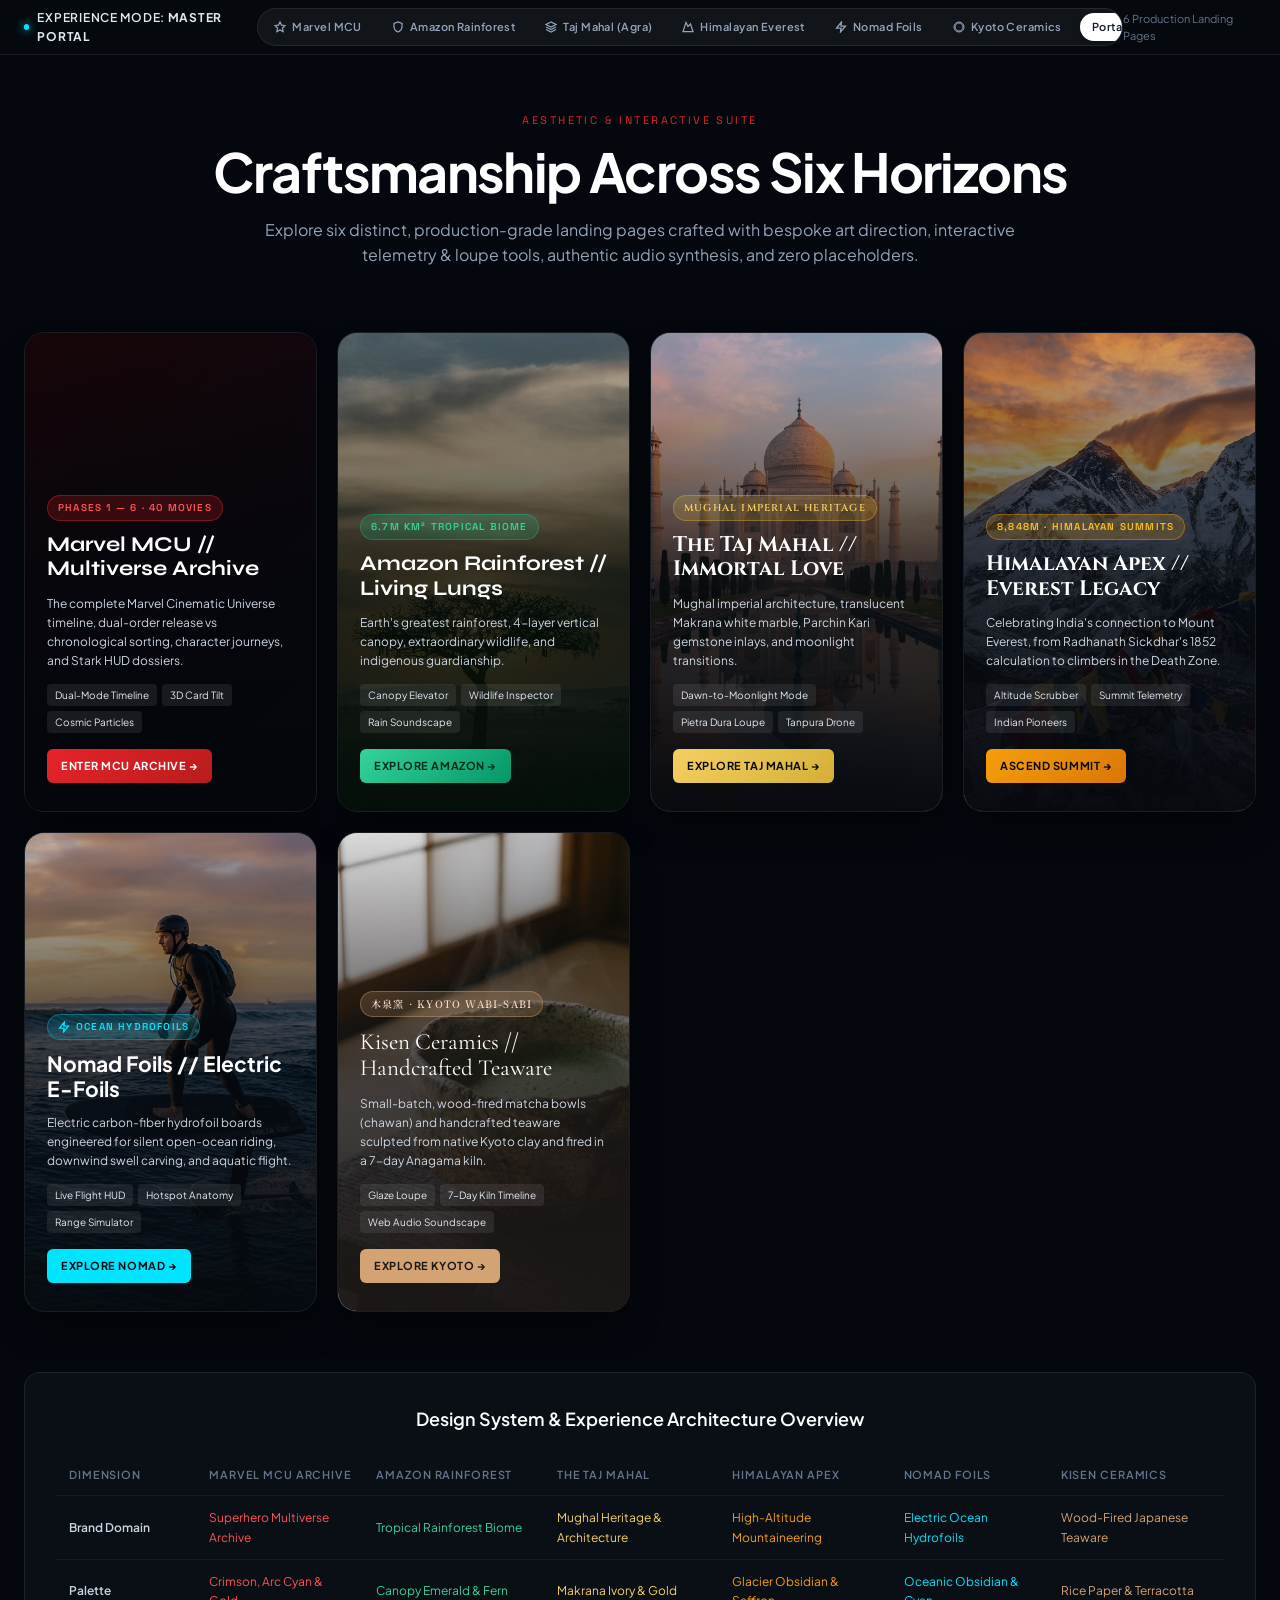
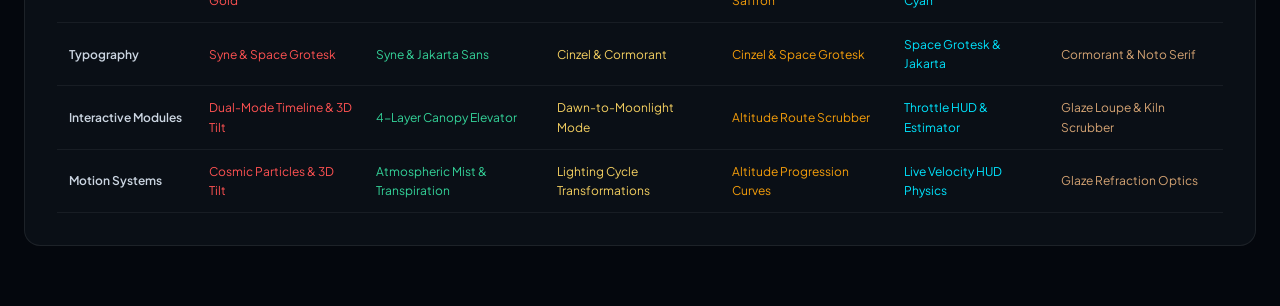
<file: index.html>
<!DOCTYPE html>
<html lang="en">
<head>
  <meta charset="UTF-8">
  <meta name="viewport" content="width=device-width, initial-scale=1.0">
  <meta name="description" content="Six Horizons Showcase: Marvel Cinematic Universe, Amazon Rainforest, The Taj Mahal, Himalayan Everest, Nomad Foils, and Kisen Ceramics Kyoto.">
  <title>SIX HORIZONS SHOWCASE // Marvel MCU · Amazon · Taj Mahal · Everest · Nomad · Kyoto</title>
  
  <link rel="stylesheet" href="css/common.css">
  <style>
    body.portal-body {
      background: #04070d;
      color: #f8fafc;
      font-family: 'Plus Jakarta Sans', sans-serif;
      padding-top: 45px;
      min-height: 100vh;
      display: flex;
      flex-direction: column;
    }

    .portal-hero {
      text-align: center;
      padding: 60px 24px 28px;
      max-width: 980px;
      margin: 0 auto;
    }

    .portal-eyebrow {
      font-family: 'Space Grotesk', monospace;
      font-size: 11px;
      letter-spacing: 0.22em;
      color: #e62429;
      text-transform: uppercase;
      margin-bottom: 12px;
      display: inline-block;
    }

    .portal-main-title {
      font-size: clamp(32px, 4.2vw, 54px);
      font-weight: 700;
      letter-spacing: -0.03em;
      line-height: 1.1;
      margin-bottom: 16px;
      color: #ffffff;
    }

    .portal-main-desc {
      font-size: 16px;
      color: #94a3b8;
      line-height: 1.6;
      max-width: 760px;
      margin: 0 auto 36px;
    }

    /* 6-Card Showcase Grid */
    .portal-grid-showcase {
      display: grid;
      grid-template-columns: repeat(auto-fit, minmax(260px, 1fr));
      gap: 20px;
      max-width: 1540px;
      margin: 0 auto 60px;
      padding: 0 24px;
      width: 100%;
      flex-grow: 1;
    }

    .portal-card {
      position: relative;
      border-radius: 20px;
      overflow: hidden;
      display: flex;
      flex-direction: column;
      justify-content: flex-end;
      padding: 28px 22px;
      min-height: 480px;
      text-decoration: none;
      color: inherit;
      border: 1px solid rgba(255, 255, 255, 0.09);
      transition: all 0.4s cubic-bezier(0.16, 1, 0.3, 1);
      box-shadow: 0 20px 40px -15px rgba(0, 0, 0, 0.75);
    }

    .portal-card:hover {
      transform: translateY(-6px);
      border-color: rgba(255, 255, 255, 0.3);
      box-shadow: 0 30px 60px -20px rgba(0, 0, 0, 0.95);
    }

    .portal-card-bg {
      position: absolute;
      top: 0;
      left: 0;
      width: 100%;
      height: 100%;
      z-index: 1;
      background: #0d141e;
    }

    .portal-card-bg img {
      width: 100%;
      height: 100%;
      object-fit: cover;
      transition: transform 0.6s ease;
    }

    .portal-card:hover .portal-card-bg img {
      transform: scale(1.06);
    }

    .portal-card-gradient {
      position: absolute;
      top: 0;
      left: 0;
      width: 100%;
      height: 100%;
      z-index: 2;
    }

    .portal-card.marvel-portal .portal-card-gradient {
      background: linear-gradient(180deg, rgba(4, 6, 12, 0.15) 0%, rgba(4, 6, 12, 0.8) 50%, rgba(4, 6, 12, 0.98) 100%);
    }

    .portal-card.amazon-portal .portal-card-gradient {
      background: linear-gradient(180deg, rgba(4, 15, 9, 0.15) 0%, rgba(4, 15, 9, 0.8) 50%, rgba(4, 15, 9, 0.98) 100%);
    }

    .portal-card.taj-portal .portal-card-gradient {
      background: linear-gradient(180deg, rgba(7, 9, 13, 0.15) 0%, rgba(7, 9, 13, 0.8) 50%, rgba(7, 9, 13, 0.98) 100%);
    }

    .portal-card.everest-portal .portal-card-gradient {
      background: linear-gradient(180deg, rgba(6, 9, 14, 0.15) 0%, rgba(6, 9, 14, 0.8) 50%, rgba(6, 9, 14, 0.98) 100%);
    }

    .portal-card.nomad-portal .portal-card-gradient {
      background: linear-gradient(180deg, rgba(6, 10, 15, 0.15) 0%, rgba(6, 10, 15, 0.8) 50%, rgba(6, 10, 15, 0.98) 100%);
    }

    .portal-card.kyoto-portal .portal-card-gradient {
      background: linear-gradient(180deg, rgba(27, 23, 22, 0.15) 0%, rgba(27, 23, 22, 0.8) 50%, rgba(27, 23, 22, 0.98) 100%);
    }

    .portal-card-content {
      position: relative;
      z-index: 5;
      display: flex;
      flex-direction: column;
      gap: 12px;
    }

    .portal-tag {
      display: inline-flex;
      align-items: center;
      gap: 6px;
      font-size: 10px;
      font-weight: 600;
      letter-spacing: 0.12em;
      text-transform: uppercase;
      padding: 4px 10px;
      border-radius: 9999px;
      width: fit-content;
    }

    .marvel-portal .portal-tag {
      background: rgba(230, 36, 41, 0.2);
      color: #ff5252;
      border: 1px solid rgba(230, 36, 41, 0.4);
      font-family: 'Space Grotesk', monospace;
    }

    .amazon-portal .portal-tag {
      background: rgba(16, 185, 129, 0.2);
      color: #34d399;
      border: 1px solid rgba(16, 185, 129, 0.4);
      font-family: 'Space Grotesk', monospace;
    }

    .taj-portal .portal-tag {
      background: rgba(212, 175, 55, 0.2);
      color: #f5d061;
      border: 1px solid rgba(212, 175, 55, 0.4);
      font-family: 'Cinzel', serif;
    }

    .everest-portal .portal-tag {
      background: rgba(245, 158, 11, 0.2);
      color: #fbbf24;
      border: 1px solid rgba(245, 158, 11, 0.4);
      font-family: 'Space Grotesk', monospace;
    }

    .nomad-portal .portal-tag {
      background: rgba(0, 229, 255, 0.15);
      color: #00e5ff;
      border: 1px solid rgba(0, 229, 255, 0.3);
      font-family: 'Space Grotesk', monospace;
    }

    .kyoto-portal .portal-tag {
      background: rgba(212, 163, 115, 0.2);
      color: #f7d6c8;
      border: 1px solid rgba(212, 163, 115, 0.4);
      font-family: 'Noto Serif JP', serif;
    }

    .portal-brand-title {
      font-size: 21px;
      font-weight: 700;
      color: #ffffff;
      line-height: 1.15;
    }

    .marvel-portal .portal-brand-title { font-family: 'Syne', sans-serif; }
    .amazon-portal .portal-brand-title { font-family: 'Syne', sans-serif; }
    .taj-portal .portal-brand-title { font-family: 'Cinzel', serif; }
    .everest-portal .portal-brand-title { font-family: 'Cinzel', serif; }
    .kyoto-portal .portal-brand-title { font-family: 'Cormorant Garamond', serif; font-size: 23px; font-weight: 400; }

    .portal-brand-desc {
      font-size: 12px;
      color: #cbd5e1;
      line-height: 1.6;
    }

    .portal-feature-badges {
      display: flex;
      flex-wrap: wrap;
      gap: 5px;
      margin-top: 2px;
    }

    .feature-pill {
      font-size: 10px;
      padding: 3px 8px;
      background: rgba(255, 255, 255, 0.08);
      border-radius: 4px;
      color: #e2e8f0;
    }

    .portal-cta-btn {
      display: inline-flex;
      align-items: center;
      gap: 6px;
      padding: 8px 14px;
      border-radius: 6px;
      font-size: 11px;
      font-weight: 700;
      text-transform: uppercase;
      letter-spacing: 0.05em;
      margin-top: 4px;
      width: fit-content;
      transition: all 0.2s ease;
    }

    .marvel-portal .portal-cta-btn {
      background: linear-gradient(135deg, #e62429, #b91c1c);
      color: #ffffff;
    }

    .marvel-portal .portal-cta-btn:hover {
      background: #ff5252;
      box-shadow: 0 0 16px rgba(230, 36, 41, 0.6);
    }

    .amazon-portal .portal-cta-btn {
      background: linear-gradient(135deg, #34d399, #059669);
      color: #022c19;
    }

    .amazon-portal .portal-cta-btn:hover {
      background: #6ee7b7;
      box-shadow: 0 0 16px rgba(16, 185, 129, 0.6);
    }

    .taj-portal .portal-cta-btn {
      background: linear-gradient(135deg, #f5d061, #d4af37);
      color: #080a0e;
    }

    .taj-portal .portal-cta-btn:hover {
      background: #fff2b2;
      box-shadow: 0 0 16px rgba(212, 175, 55, 0.6);
    }

    .everest-portal .portal-cta-btn {
      background: linear-gradient(135deg, #f59e0b, #d97706);
      color: #06090e;
    }

    .everest-portal .portal-cta-btn:hover {
      background: #fbbf24;
      box-shadow: 0 0 16px rgba(245, 158, 11, 0.5);
    }

    .nomad-portal .portal-cta-btn {
      background: #00e5ff;
      color: #060a0f;
    }

    .nomad-portal .portal-cta-btn:hover {
      background: #ffffff;
      box-shadow: 0 0 16px rgba(0, 229, 255, 0.6);
    }

    .kyoto-portal .portal-cta-btn {
      background: #d4a373;
      color: #1b1716;
    }

    .kyoto-portal .portal-cta-btn:hover {
      background: #f7d6c8;
      box-shadow: 0 0 16px rgba(212, 163, 115, 0.5);
    }

    /* Comparison Table */
    .portal-meta-section {
      max-width: 1540px;
      margin: 0 auto 60px;
      padding: 0 24px;
      width: 100%;
    }

    .meta-box {
      background: #0a0f16;
      border: 1px solid rgba(255, 255, 255, 0.08);
      border-radius: 16px;
      padding: 32px;
    }

    .meta-title {
      font-size: 18px;
      font-weight: 600;
      color: #ffffff;
      margin-bottom: 20px;
      text-align: center;
    }

    .meta-table {
      width: 100%;
      border-collapse: collapse;
      font-size: 12px;
      overflow-x: auto;
      display: block;
    }

    .meta-table th, .meta-table td {
      padding: 12px 12px;
      border-bottom: 1px solid rgba(255, 255, 255, 0.06);
      text-align: left;
      min-width: 140px;
    }

    .meta-table th {
      color: #64748b;
      font-weight: 600;
      text-transform: uppercase;
      font-size: 11px;
      letter-spacing: 0.08em;
    }

    .meta-table td:first-child {
      font-weight: 600;
      color: #cbd5e1;
    }

    .meta-table td:nth-child(2) { color: #ff5252; }
    .meta-table td:nth-child(3) { color: #34d399; }
    .meta-table td:nth-child(4) { color: #f5d061; }
    .meta-table td:nth-child(5) { color: #f59e0b; }
    .meta-table td:nth-child(6) { color: #00e5ff; }
    .meta-table td:nth-child(7) { color: #d4a373; }
  </style>
</head>
<body class="portal-body">

  <!-- Top Global Switcher -->
  <header class="project-switcher-bar">
    <div class="switcher-brand-tag">
      <span class="indicator-dot"></span>
      <span>Experience Mode: <strong>Master Portal</strong></span>
    </div>
    <div class="switcher-nav-pills">
      <a href="marvel.html" class="switcher-pill">
        <svg width="12" height="12" viewBox="0 0 24 24" fill="none" stroke="currentColor" stroke-width="2.5"><polygon points="12 2 15.09 8.26 22 9.27 17 14.14 18.18 21.02 12 17.77 5.82 21.02 7 14.14 2 9.27 8.91 8.26 12 2"/></svg>
        Marvel MCU
      </a>
      <a href="amazon.html" class="switcher-pill">
        <svg width="12" height="12" viewBox="0 0 24 24" fill="none" stroke="currentColor" stroke-width="2.5"><path d="M12 22s8-4 8-10V5l-8-3-8 3v7c0 6 8 10 8 10z"/></svg>
        Amazon Rainforest
      </a>
      <a href="tajmahal.html" class="switcher-pill">
        <svg width="12" height="12" viewBox="0 0 24 24" fill="none" stroke="currentColor" stroke-width="2.5"><path d="M12 2L2 7l10 5 10-5-10-5zM2 17l10 5 10-5M2 12l10 5 10-5"/></svg>
        Taj Mahal (Agra)
      </a>
      <a href="everest.html" class="switcher-pill">
        <svg width="12" height="12" viewBox="0 0 24 24" fill="none" stroke="currentColor" stroke-width="2.5"><path d="M8 3l4 8 5-5 5 15H2L8 3z"/></svg>
        Himalayan Everest
      </a>
      <a href="nomad.html" class="switcher-pill">
        <svg width="12" height="12" viewBox="0 0 24 24" fill="none" stroke="currentColor" stroke-width="2.5"><polygon points="13 2 3 14 12 14 11 22 21 10 12 10 13 2"/></svg>
        Nomad Foils
      </a>
      <a href="kyoto.html" class="switcher-pill">
        <svg width="12" height="12" viewBox="0 0 24 24" fill="none" stroke="currentColor" stroke-width="2"><path d="M12 2C6.48 2 2 6.48 2 12s4.48 10 10 10 10-4.48 10-10S17.52 2 12 2zm0 18c-4.41 0-8-3.59-8-8s3.59-8 8-8 8 3.59 8 8-3.59 8-8 8z"/></svg>
        Kyoto Ceramics
      </a>
      <a href="index.html" class="switcher-pill active">
        Portal Overview
      </a>
    </div>
    <div class="switcher-status">
      <span>6 Production Landing Pages</span>
    </div>
  </header>

  <!-- Portal Hero -->
  <header class="portal-hero">
    <span class="portal-eyebrow">AESTHETIC & INTERACTIVE SUITE</span>
    <h1 class="portal-main-title">Craftsmanship Across Six Horizons</h1>
    <p class="portal-main-desc">
      Explore six distinct, production-grade landing pages crafted with bespoke art direction, interactive telemetry & loupe tools, authentic audio synthesis, and zero placeholders.
    </p>
  </header>

  <!-- Portal 6-Card Grid -->
  <main class="portal-grid-showcase">
    
    <!-- Marvel MCU Card -->
    <a href="marvel.html" class="portal-card marvel-portal">
      <div class="portal-card-bg" style="background: linear-gradient(135deg, #1c0507, #060914);"></div>
      <div class="portal-card-gradient"></div>
      <div class="portal-card-content">
        <div class="portal-tag">
          PHASES 1 — 6 · 40 MOVIES
        </div>
        <h2 class="portal-brand-title">Marvel MCU // Multiverse Archive</h2>
        <p class="portal-brand-desc">
          The complete Marvel Cinematic Universe timeline, dual-order release vs chronological sorting, character journeys, and Stark HUD dossiers.
        </p>
        <div class="portal-feature-badges">
          <span class="feature-pill">Dual-Mode Timeline</span>
          <span class="feature-pill">3D Card Tilt</span>
          <span class="feature-pill">Cosmic Particles</span>
        </div>
        <div class="portal-cta-btn">
          Enter MCU Archive →
        </div>
      </div>
    </a>

    <!-- Amazon Rainforest Card -->
    <a href="amazon.html" class="portal-card amazon-portal">
      <div class="portal-card-bg">
        <img src="assets/images/amazon_hero_canopy.jpg" alt="Aerial view of morning mist over lush emerald Amazon Rainforest canopy">
      </div>
      <div class="portal-card-gradient"></div>
      <div class="portal-card-content">
        <div class="portal-tag">
          6.7M KM² TROPICAL BIOME
        </div>
        <h2 class="portal-brand-title">Amazon Rainforest // Living Lungs</h2>
        <p class="portal-brand-desc">
          Earth's greatest rainforest, 4-layer vertical canopy, extraordinary wildlife, and indigenous guardianship.
        </p>
        <div class="portal-feature-badges">
          <span class="feature-pill">Canopy Elevator</span>
          <span class="feature-pill">Wildlife Inspector</span>
          <span class="feature-pill">Rain Soundscape</span>
        </div>
        <div class="portal-cta-btn">
          Explore Amazon →
        </div>
      </div>
    </a>

    <!-- Taj Mahal Card -->
    <a href="tajmahal.html" class="portal-card taj-portal">
      <div class="portal-card-bg">
        <img src="assets/images/taj_hero_sunrise.jpg" alt="Taj Mahal at Dawn Reflection in Agra">
      </div>
      <div class="portal-card-gradient"></div>
      <div class="portal-card-content">
        <div class="portal-tag">
          MUGHAL IMPERIAL HERITAGE
        </div>
        <h2 class="portal-brand-title">The Taj Mahal // Immortal Love</h2>
        <p class="portal-brand-desc">
          Mughal imperial architecture, translucent Makrana white marble, Parchin Kari gemstone inlays, and moonlight transitions.
        </p>
        <div class="portal-feature-badges">
          <span class="feature-pill">Dawn-to-Moonlight Mode</span>
          <span class="feature-pill">Pietra Dura Loupe</span>
          <span class="feature-pill">Tanpura Drone</span>
        </div>
        <div class="portal-cta-btn">
          Explore Taj Mahal →
        </div>
      </div>
    </a>

    <!-- Himalayan Everest Card -->
    <a href="everest.html" class="portal-card everest-portal">
      <div class="portal-card-bg">
        <img src="assets/images/everest_hero_summit.jpg" alt="Mount Everest Himalayan Summit at Sunrise with Prayer Flags">
      </div>
      <div class="portal-card-gradient"></div>
      <div class="portal-card-content">
        <div class="portal-tag">
          8,848M · HIMALAYAN SUMMITS
        </div>
        <h2 class="portal-brand-title">Himalayan Apex // Everest Legacy</h2>
        <p class="portal-brand-desc">
          Celebrating India's connection to Mount Everest, from Radhanath Sickdhar's 1852 calculation to climbers in the Death Zone.
        </p>
        <div class="portal-feature-badges">
          <span class="feature-pill">Altitude Scrubber</span>
          <span class="feature-pill">Summit Telemetry</span>
          <span class="feature-pill">Indian Pioneers</span>
        </div>
        <div class="portal-cta-btn">
          Ascend Summit →
        </div>
      </div>
    </a>

    <!-- Nomad Foils Card -->
    <a href="nomad.html" class="portal-card nomad-portal">
      <div class="portal-card-bg">
        <img src="assets/images/nomad_hero_ocean.jpg" alt="Nomad Foils Electric Carbon-Fiber Hydrofoil">
      </div>
      <div class="portal-card-gradient"></div>
      <div class="portal-card-content">
        <div class="portal-tag">
          <svg width="12" height="12" viewBox="0 0 24 24" fill="none" stroke="currentColor" stroke-width="2.5"><polygon points="13 2 3 14 12 14 11 22 21 10 12 10 13 2"/></svg>
          OCEAN HYDROFOILS
        </div>
        <h2 class="portal-brand-title">Nomad Foils // Electric E-Foils</h2>
        <p class="portal-brand-desc">
          Electric carbon-fiber hydrofoil boards engineered for silent open-ocean riding, downwind swell carving, and aquatic flight.
        </p>
        <div class="portal-feature-badges">
          <span class="feature-pill">Live Flight HUD</span>
          <span class="feature-pill">Hotspot Anatomy</span>
          <span class="feature-pill">Range Simulator</span>
        </div>
        <div class="portal-cta-btn">
          Explore Nomad →
        </div>
      </div>
    </a>

    <!-- Kyoto Ceramic Studio Card -->
    <a href="kyoto.html" class="portal-card kyoto-portal">
      <div class="portal-card-bg">
        <img src="assets/images/kyoto_hero_matcha.jpg" alt="Kisen Kyoto Wood-Fired Matcha Bowls and Teaware">
      </div>
      <div class="portal-card-gradient"></div>
      <div class="portal-card-content">
        <div class="portal-tag">
          木泉窯 · KYOTO WABI-SABI
        </div>
        <h2 class="portal-brand-title">Kisen Ceramics // Handcrafted Teaware</h2>
        <p class="portal-brand-desc">
          Small-batch, wood-fired matcha bowls (chawan) and handcrafted teaware sculpted from native Kyoto clay and fired in a 7-day Anagama kiln.
        </p>
        <div class="portal-feature-badges">
          <span class="feature-pill">Glaze Loupe</span>
          <span class="feature-pill">7-Day Kiln Timeline</span>
          <span class="feature-pill">Web Audio Soundscape</span>
        </div>
        <div class="portal-cta-btn">
          Explore Kyoto →
        </div>
      </div>
    </a>

  </main>

  <!-- Comparison Table -->
  <section class="portal-meta-section">
    <div class="meta-box">
      <h3 class="meta-title">Design System & Experience Architecture Overview</h3>
      <table class="meta-table">
        <thead>
          <tr>
            <th>Dimension</th>
            <th>Marvel MCU Archive</th>
            <th>Amazon Rainforest</th>
            <th>The Taj Mahal</th>
            <th>Himalayan Apex</th>
            <th>Nomad Foils</th>
            <th>Kisen Ceramics</th>
          </tr>
        </thead>
        <tbody>
          <tr>
            <td>Brand Domain</td>
            <td>Superhero Multiverse Archive</td>
            <td>Tropical Rainforest Biome</td>
            <td>Mughal Heritage & Architecture</td>
            <td>High-Altitude Mountaineering</td>
            <td>Electric Ocean Hydrofoils</td>
            <td>Wood-Fired Japanese Teaware</td>
          </tr>
          <tr>
            <td>Palette</td>
            <td>Crimson, Arc Cyan & Gold</td>
            <td>Canopy Emerald & Fern</td>
            <td>Makrana Ivory & Gold</td>
            <td>Glacier Obsidian & Saffron</td>
            <td>Oceanic Obsidian & Cyan</td>
            <td>Rice Paper & Terracotta</td>
          </tr>
          <tr>
            <td>Typography</td>
            <td>Syne & Space Grotesk</td>
            <td>Syne & Jakarta Sans</td>
            <td>Cinzel & Cormorant</td>
            <td>Cinzel & Space Grotesk</td>
            <td>Space Grotesk & Jakarta</td>
            <td>Cormorant & Noto Serif</td>
          </tr>
          <tr>
            <td>Interactive Modules</td>
            <td>Dual-Mode Timeline & 3D Tilt</td>
            <td>4-Layer Canopy Elevator</td>
            <td>Dawn-to-Moonlight Mode</td>
            <td>Altitude Route Scrubber</td>
            <td>Throttle HUD & Estimator</td>
            <td>Glaze Loupe & Kiln Scrubber</td>
          </tr>
          <tr>
            <td>Motion Systems</td>
            <td>Cosmic Particles & 3D Tilt</td>
            <td>Atmospheric Mist & Transpiration</td>
            <td>Lighting Cycle Transformations</td>
            <td>Altitude Progression Curves</td>
            <td>Live Velocity HUD Physics</td>
            <td>Glaze Refraction Optics</td>
          </tr>
        </tbody>
      </table>
    </div>
  </section>

</body>
</html>
</file>
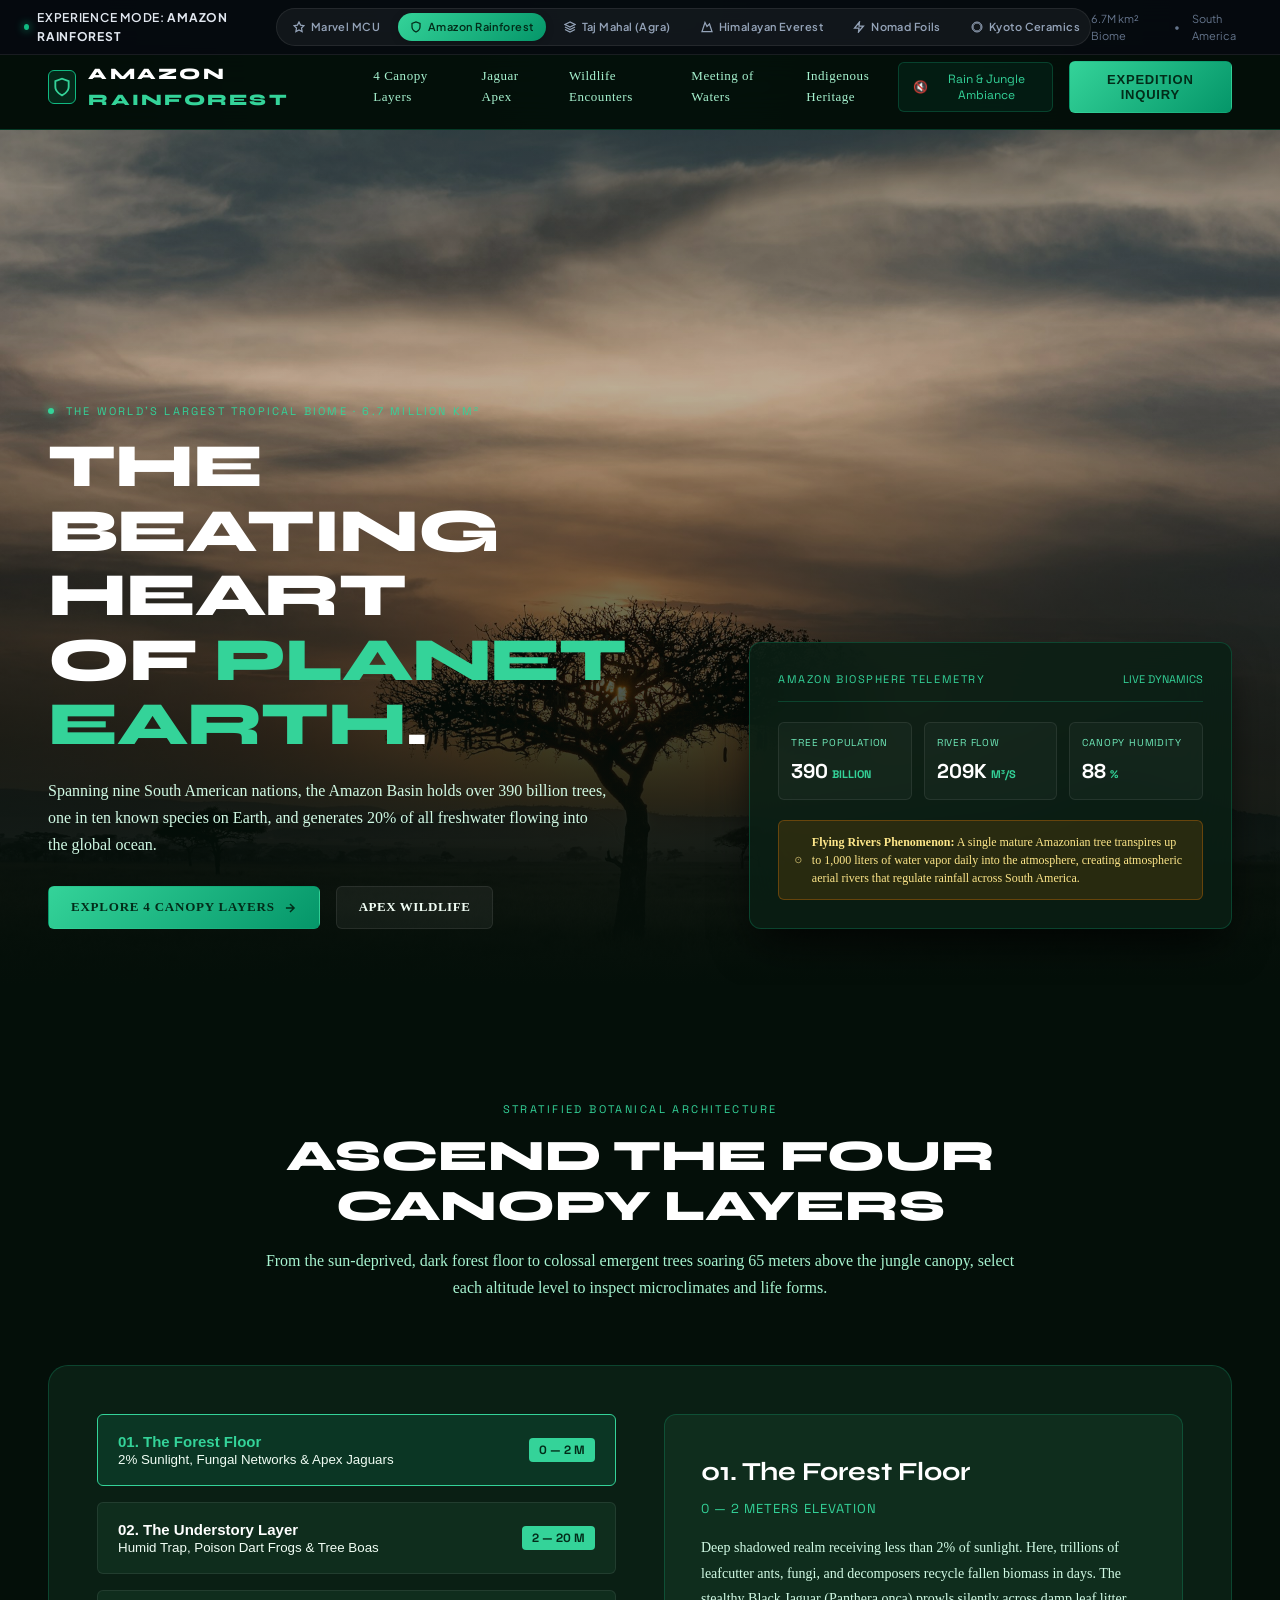
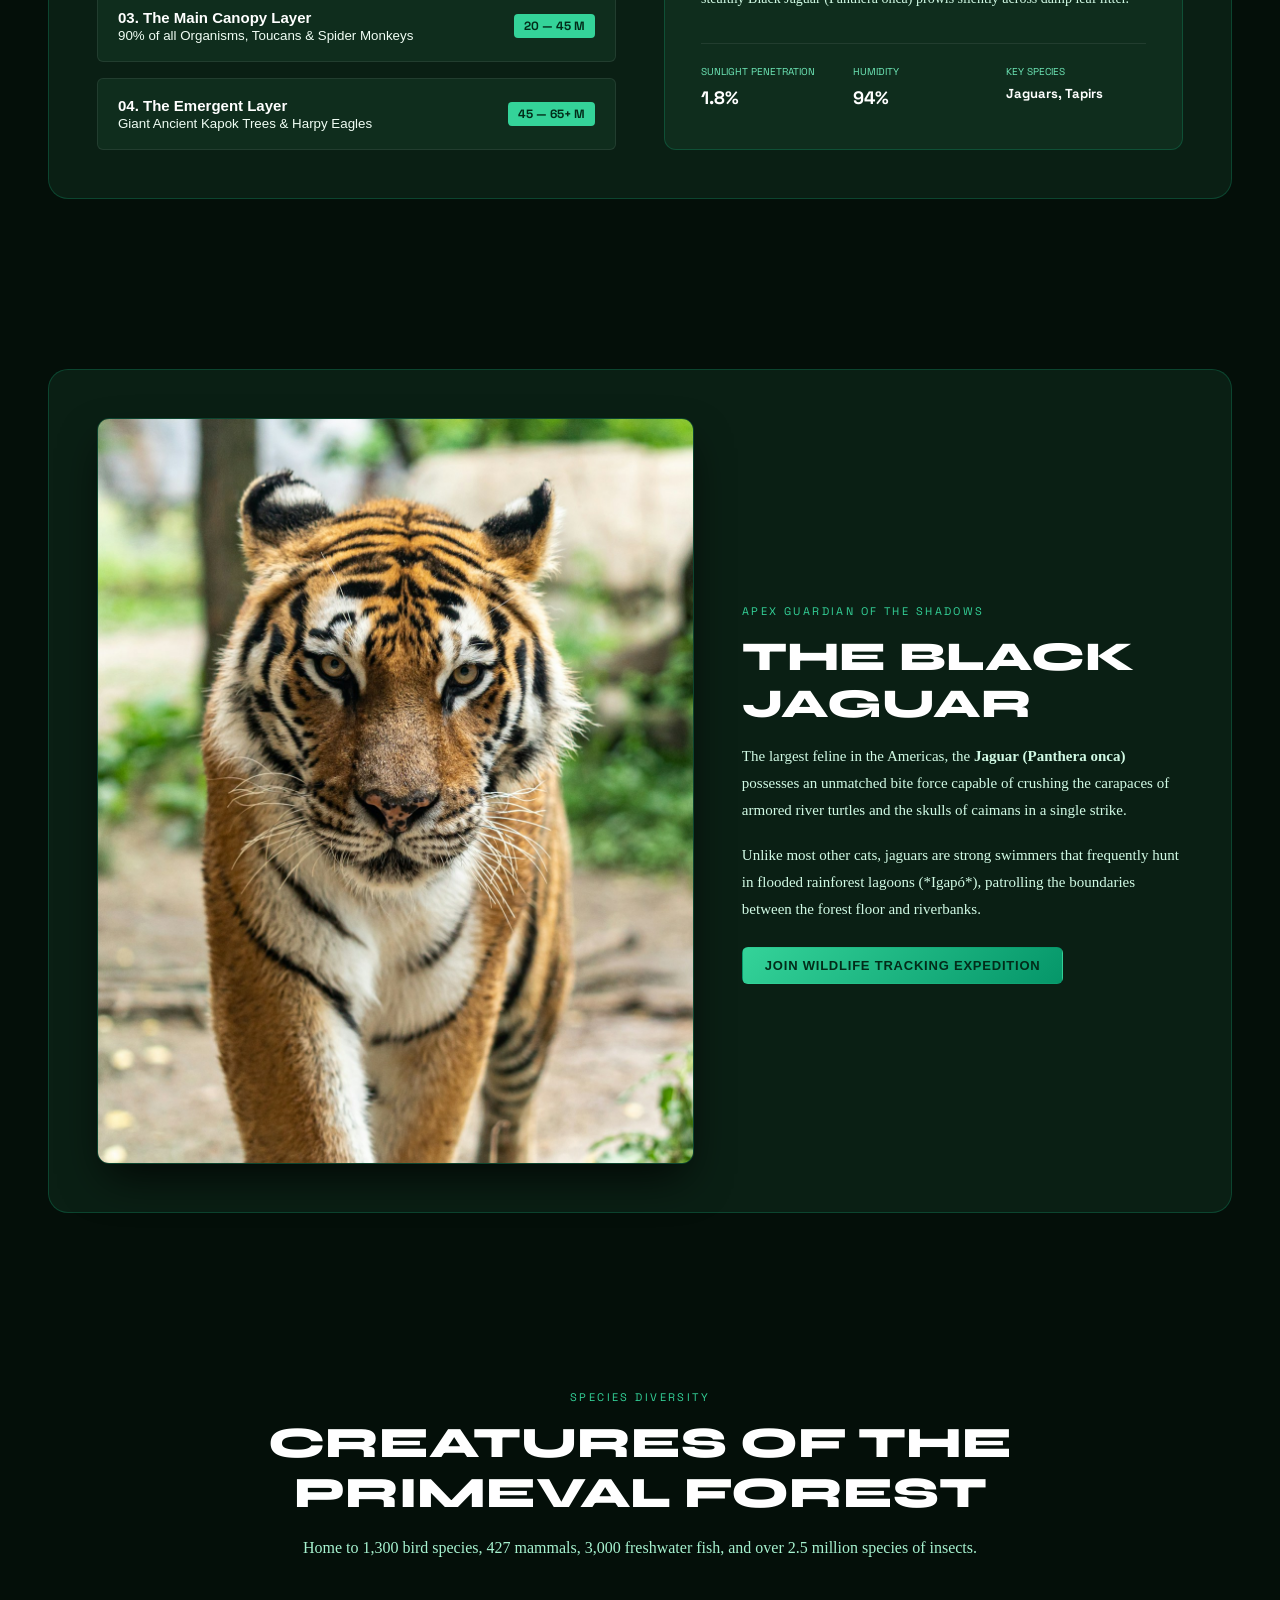
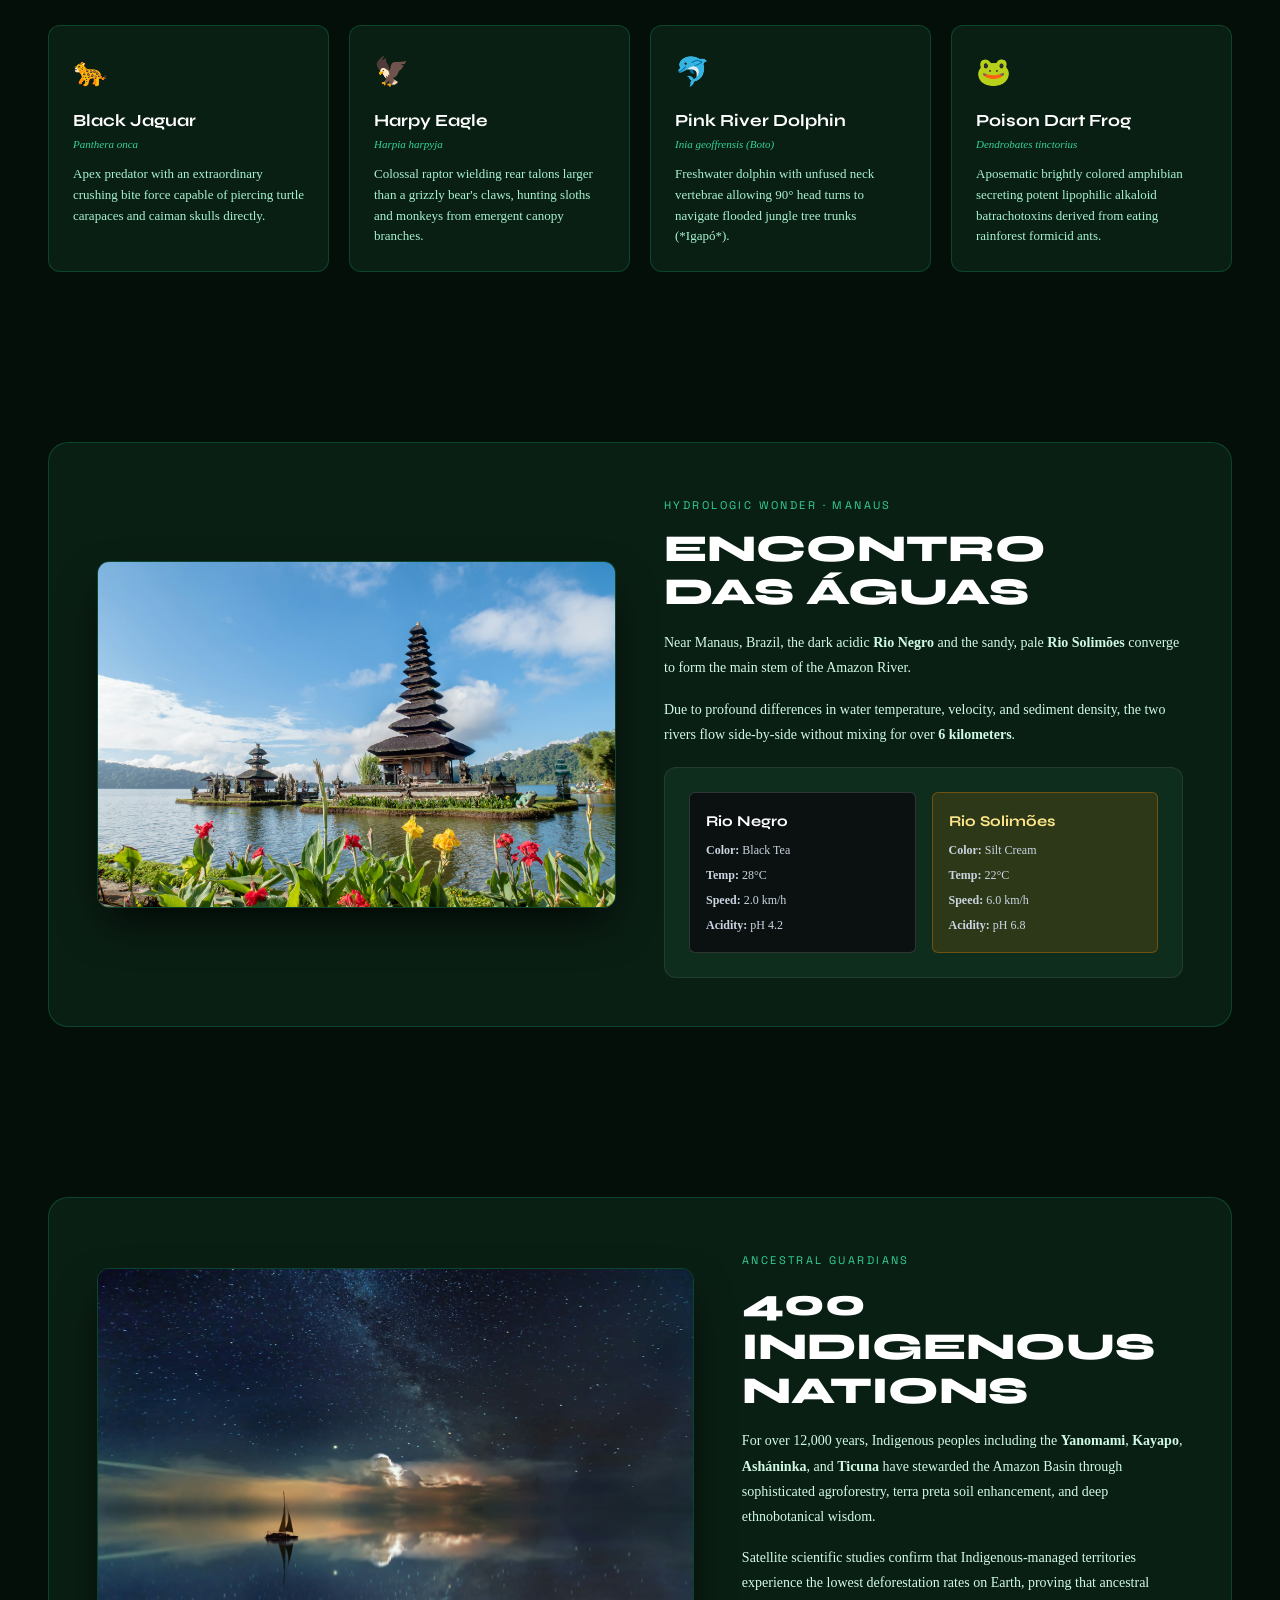
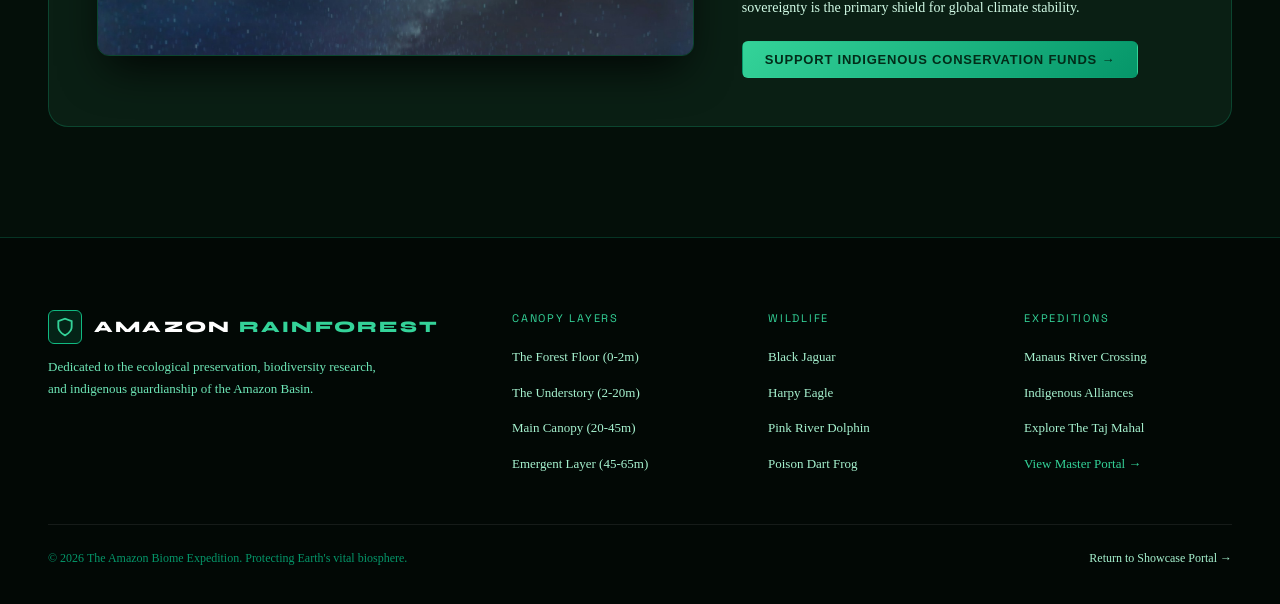
<file: amazon.html>
<!DOCTYPE html>
<html lang="en">
<head>
  <meta charset="UTF-8">
  <meta name="viewport" content="width=device-width, initial-scale=1.0">
  <meta name="description" content="The Amazon Rainforest (Amazonia) — A cinematic nature documentary exploring Earth's largest tropical rainforest, 4-layer vertical canopy, extraordinary wildlife, and indigenous guardianship.">
  <title>THE AMAZON RAINFOREST // The Living Lungs of Earth & Biodiversity Expedition</title>
  
  <link rel="stylesheet" href="css/common.css">
  <link rel="stylesheet" href="css/amazon.css">
</head>
<body class="amazon-theme">

  <!-- Global Project Switcher Bar -->
  <header class="project-switcher-bar">
    <div class="switcher-brand-tag amazon-active">
      <span class="indicator-dot"></span>
      <span>Experience Mode: <strong>Amazon Rainforest</strong></span>
    </div>
    <div class="switcher-nav-pills">
      <a href="marvel.html" class="switcher-pill">
        <svg width="12" height="12" viewBox="0 0 24 24" fill="none" stroke="currentColor" stroke-width="2.5"><polygon points="12 2 15.09 8.26 22 9.27 17 14.14 18.18 21.02 12 17.77 5.82 21.02 7 14.14 2 9.27 8.91 8.26 12 2"/></svg>
        Marvel MCU
      </a>
      <a href="amazon.html" class="switcher-pill active amazon">
        <svg width="12" height="12" viewBox="0 0 24 24" fill="none" stroke="currentColor" stroke-width="2.5"><path d="M12 22s8-4 8-10V5l-8-3-8 3v7c0 6 8 10 8 10z"/></svg>
        Amazon Rainforest
      </a>
      <a href="tajmahal.html" class="switcher-pill">
        <svg width="12" height="12" viewBox="0 0 24 24" fill="none" stroke="currentColor" stroke-width="2.5"><path d="M12 2L2 7l10 5 10-5-10-5zM2 17l10 5 10-5M2 12l10 5 10-5"/></svg>
        Taj Mahal (Agra)
      </a>
      <a href="everest.html" class="switcher-pill">
        <svg width="12" height="12" viewBox="0 0 24 24" fill="none" stroke="currentColor" stroke-width="2.5"><path d="M8 3l4 8 5-5 5 15H2L8 3z"/></svg>
        Himalayan Everest
      </a>
      <a href="nomad.html" class="switcher-pill">
        <svg width="12" height="12" viewBox="0 0 24 24" fill="none" stroke="currentColor" stroke-width="2.5"><polygon points="13 2 3 14 12 14 11 22 21 10 12 10 13 2"/></svg>
        Nomad Foils
      </a>
      <a href="kyoto.html" class="switcher-pill">
        <svg width="12" height="12" viewBox="0 0 24 24" fill="none" stroke="currentColor" stroke-width="2"><path d="M12 2C6.48 2 2 6.48 2 12s4.48 10 10 10 10-4.48 10-10S17.52 2 12 2zm0 18c-4.41 0-8-3.59-8-8s3.59-8 8-8 8 3.59 8 8-3.59 8-8 8z"/></svg>
        Kyoto Ceramics
      </a>
      <a href="index.html" class="switcher-pill">
        Portal Overview
      </a>
    </div>
    <div class="switcher-status">
      <span>6.7M km² Biome</span>
      <span>•</span>
      <span>South America</span>
    </div>
  </header>

  <!-- Amazon Navigation Header -->
  <nav class="amazon-header">
    <a href="amazon.html" class="amazon-brand">
      <div class="amazon-leaf-icon">
        <svg viewBox="0 0 24 24" fill="none" stroke="currentColor" stroke-width="2.2">
          <path d="M12 22s8-4 8-10V5l-8-3-8 3v7c0 6 8 10 8 10z"/>
        </svg>
      </div>
      <div class="amazon-brand-title">AMAZON <span>RAINFOREST</span></div>
    </a>

    <div class="amazon-nav">
      <a href="#canopy">4 Canopy Layers</a>
      <a href="#jaguar">Jaguar Apex</a>
      <a href="#wildlife">Wildlife Encounters</a>
      <a href="#rivers">Meeting of Waters</a>
      <a href="#indigenous">Indigenous Heritage</a>
    </div>

    <div class="amazon-actions">
      <button class="rainforest-audio-btn" id="rainforestAudioToggle" aria-label="Toggle tropical rain and jungle soundscape">
        <span>🔇</span> Rain & Jungle Ambiance
      </button>
      <button class="btn-primary-amazon js-open-amazon-modal">
        Expedition Inquiry
      </button>
    </div>
  </nav>

  <!-- Hero Section with Aerial Canopy Photography -->
  <header class="amazon-hero">
    <div class="amazon-hero-bg">
      <img src="assets/images/amazon_hero_canopy.jpg" alt="Aerial view of morning mist over lush emerald Amazon Rainforest canopy">
    </div>
    <div class="amazon-hero-overlay"></div>

    <div class="amazon-hero-content">
      <div>
        <div class="amazon-tag-row">
          <span class="pulse-dot"></span>
          <span>THE WORLD’S LARGEST TROPICAL BIOME · 6.7 MILLION KM²</span>
        </div>
        <h1 class="amazon-hero-title">
          THE BEATING HEART<br>OF <span>PLANET EARTH</span>.
        </h1>
        <p class="amazon-hero-desc">
          Spanning nine South American nations, the Amazon Basin holds over 390 billion trees, one in ten known species on Earth, and generates 20% of all freshwater flowing into the global ocean.
        </p>
        <div style="display: flex; align-items: center; gap: 16px;">
          <a href="#canopy" class="btn-primary-amazon">
            Explore 4 Canopy Layers
            <svg width="14" height="14" viewBox="0 0 24 24" fill="none" stroke="currentColor" stroke-width="2.5"><path d="M5 12h14M12 5l7 7-7 7"/></svg>
          </a>
          <a href="#jaguar" class="btn-secondary-amazon">
            Apex Wildlife
          </a>
        </div>
      </div>

      <!-- Live Biosphere Telemetry HUD Widget -->
      <div class="biosphere-hud-card">
        <div class="hud-card-top">
          <span class="hud-summit-label">AMAZON BIOSPHERE TELEMETRY</span>
          <span style="font-size: 11px; color: var(--a-bio-emerald); font-family: var(--font-mono);">LIVE DYNAMICS</span>
        </div>

        <div class="biosphere-metrics-grid">
          <div class="bio-metric-item">
            <div class="bio-metric-label">TREE POPULATION</div>
            <div class="bio-metric-val">390 <span>BILLION</span></div>
          </div>
          <div class="bio-metric-item">
            <div class="bio-metric-label">RIVER FLOW</div>
            <div class="bio-metric-val">209K <span>M³/S</span></div>
          </div>
          <div class="bio-metric-item">
            <div class="bio-metric-label">CANOPY HUMIDITY</div>
            <div class="bio-metric-val">88 <span>%</span></div>
          </div>
        </div>

        <div class="bio-alert-box">
          <svg width="18" height="18" viewBox="0 0 24 24" fill="none" stroke="currentColor" stroke-width="2"><circle cx="12" cy="12" r="10"/><path d="M12 8v4M12 16h.01"/></svg>
          <span><strong>Flying Rivers Phenomenon:</strong> A single mature Amazonian tree transpires up to 1,000 liters of water vapor daily into the atmosphere, creating atmospheric aerial rivers that regulate rainfall across South America.</span>
        </div>
      </div>
    </div>
  </header>

  <!-- 4-Layer Vertical Canopy Elevator -->
  <section class="amazon-section" id="canopy">
    <div class="amazon-section-header">
      <span class="amazon-eyebrow">STRATIFIED BOTANICAL ARCHITECTURE</span>
      <h2 class="amazon-title">ASCEND THE FOUR CANOPY LAYERS</h2>
      <p class="amazon-subtitle">
        From the sun-deprived, dark forest floor to colossal emergent trees soaring 65 meters above the jungle canopy, select each altitude level to inspect microclimates and life forms.
      </p>
    </div>

    <div class="canopy-elevator-container">
      <!-- Layer Selector Controls -->
      <div class="canopy-layer-controls">
        <button class="canopy-layer-btn active" data-layer="floor">
          <div class="layer-btn-info">
            <strong>01. The Forest Floor</strong>
            <span>2% Sunlight, Fungal Networks & Apex Jaguars</span>
          </div>
          <span class="layer-altitude-pill">0 — 2 M</span>
        </button>

        <button class="canopy-layer-btn" data-layer="understory">
          <div class="layer-btn-info">
            <strong>02. The Understory Layer</strong>
            <span>Humid Trap, Poison Dart Frogs & Tree Boas</span>
          </div>
          <span class="layer-altitude-pill">2 — 20 M</span>
        </button>

        <button class="canopy-layer-btn" data-layer="canopy">
          <div class="layer-btn-info">
            <strong>03. The Main Canopy Layer</strong>
            <span>90% of all Organisms, Toucans & Spider Monkeys</span>
          </div>
          <span class="layer-altitude-pill">20 — 45 M</span>
        </button>

        <button class="canopy-layer-btn" data-layer="emergent">
          <div class="layer-btn-info">
            <strong>04. The Emergent Layer</strong>
            <span>Giant Ancient Kapok Trees & Harpy Eagles</span>
          </div>
          <span class="layer-altitude-pill">45 — 65+ M</span>
        </button>
      </div>

      <!-- Live Updating Details Display -->
      <div class="canopy-details-display">
        <div>
          <h3 class="canopy-layer-title" id="canopyLayerTitle">01. The Forest Floor</h3>
          <div class="canopy-layer-alt" id="canopyLayerAlt">0 — 2 METERS ELEVATION</div>
          <p class="canopy-layer-desc" id="canopyLayerDesc">
            Deep shadowed realm receiving less than 2% of sunlight. Here, trillions of leafcutter ants, fungi, and decomposers recycle fallen biomass in days. The stealthy Black Jaguar (Panthera onca) prowls silently across damp leaf litter.
          </p>
        </div>

        <div class="canopy-stats-row">
          <div class="canopy-stat-item">
            <span class="canopy-stat-label">SUNLIGHT PENETRATION</span>
            <span class="canopy-stat-val" id="canopyStatSun">1.8%</span>
          </div>
          <div class="canopy-stat-item">
            <span class="canopy-stat-label">HUMIDITY</span>
            <span class="canopy-stat-val" id="canopyStatHum">94%</span>
          </div>
          <div class="canopy-stat-item">
            <span class="canopy-stat-label">KEY SPECIES</span>
            <span class="canopy-stat-val" id="canopyStatBio" style="font-size: 13px;">Jaguars, Tapirs</span>
          </div>
        </div>
      </div>
    </div>
  </section>

  <!-- Jaguar Apex Spotlight Section -->
  <section class="amazon-section" id="jaguar" style="padding-top: 0;">
    <div class="jaguar-spotlight-section">
      <div class="jaguar-media-frame">
        <img src="assets/images/amazon_jaguar.jpg" alt="A powerful Black Jaguar prowling through dense tropical foliage in the Amazon basin">
      </div>

      <div>
        <span class="amazon-eyebrow">APEX GUARDIAN OF THE SHADOWS</span>
        <h2 class="amazon-title" style="font-size: clamp(28px, 3.2vw, 42px);">THE BLACK JAGUAR</h2>
        <p style="font-size: 15px; line-height: 1.8; color: #d1fae5; margin-bottom: 18px; font-weight: 300;">
          The largest feline in the Americas, the <strong>Jaguar (Panthera onca)</strong> possesses an unmatched bite force capable of crushing the carapaces of armored river turtles and the skulls of caimans in a single strike.
        </p>
        <p style="font-size: 15px; line-height: 1.8; color: #d1fae5; margin-bottom: 24px; font-weight: 300;">
          Unlike most other cats, jaguars are strong swimmers that frequently hunt in flooded rainforest lagoons (*Igapó*), patrolling the boundaries between the forest floor and riverbanks.
        </p>

        <button class="btn-primary-amazon js-open-amazon-modal">
          Join Wildlife Tracking Expedition
        </button>
      </div>
    </div>
  </section>

  <!-- Wildlife & Biodiversity Grid -->
  <section class="amazon-section" id="wildlife" style="padding-top: 0;">
    <div class="amazon-section-header">
      <span class="amazon-eyebrow">SPECIES DIVERSITY</span>
      <h2 class="amazon-title">CREATURES OF THE PRIMEVAL FOREST</h2>
      <p class="amazon-subtitle">
        Home to 1,300 bird species, 427 mammals, 3,000 freshwater fish, and over 2.5 million species of insects.
      </p>
    </div>

    <div class="wildlife-grid">
      <div class="wildlife-card">
        <div class="wildlife-icon">🐆</div>
        <h3 class="wildlife-species-name">Black Jaguar</h3>
        <div class="wildlife-latin">Panthera onca</div>
        <p class="wildlife-bio-desc">
          Apex predator with an extraordinary crushing bite force capable of piercing turtle carapaces and caiman skulls directly.
        </p>
      </div>

      <div class="wildlife-card">
        <div class="wildlife-icon">🦅</div>
        <h3 class="wildlife-species-name">Harpy Eagle</h3>
        <div class="wildlife-latin">Harpia harpyja</div>
        <p class="wildlife-bio-desc">
          Colossal raptor wielding rear talons larger than a grizzly bear's claws, hunting sloths and monkeys from emergent canopy branches.
        </p>
      </div>

      <div class="wildlife-card">
        <div class="wildlife-icon">🐬</div>
        <h3 class="wildlife-species-name">Pink River Dolphin</h3>
        <div class="wildlife-latin">Inia geoffrensis (Boto)</div>
        <p class="wildlife-bio-desc">
          Freshwater dolphin with unfused neck vertebrae allowing 90° head turns to navigate flooded jungle tree trunks (*Igapó*).
        </p>
      </div>

      <div class="wildlife-card">
        <div class="wildlife-icon">🐸</div>
        <h3 class="wildlife-species-name">Poison Dart Frog</h3>
        <div class="wildlife-latin">Dendrobates tinctorius</div>
        <p class="wildlife-bio-desc">
          Aposematic brightly colored amphibian secreting potent lipophilic alkaloid batrachotoxins derived from eating rainforest formicid ants.
        </p>
      </div>
    </div>
  </section>

  <!-- Encontro das Águas (Meeting of the Waters) with Aerial River Photo -->
  <section class="amazon-section" id="rivers" style="padding-top: 0;">
    <div class="river-mixer-container">
      <div class="river-media-frame">
        <img src="assets/images/amazon_river_aerial.jpg" alt="Aerial photography of the serpentine Amazon river winding through dense emerald tropical canopy">
      </div>

      <div>
        <span class="amazon-eyebrow">HYDROLOGIC WONDER · MANAUS</span>
        <h2 class="amazon-title" style="font-size: clamp(26px, 3vw, 38px);">ENCONTRO DAS ÁGUAS</h2>
        <p style="font-size: 14px; line-height: 1.8; color: #d1fae5; margin-bottom: 16px; font-weight: 300;">
          Near Manaus, Brazil, the dark acidic <strong>Rio Negro</strong> and the sandy, pale <strong>Rio Solimões</strong> converge to form the main stem of the Amazon River.
        </p>
        <p style="font-size: 14px; line-height: 1.8; color: #d1fae5; margin-bottom: 16px; font-weight: 300;">
          Due to profound differences in water temperature, velocity, and sediment density, the two rivers flow side-by-side without mixing for over <strong>6 kilometers</strong>.
        </p>

        <div class="river-comparison-box">
          <div class="river-card river-rio-negro">
            <h4 class="river-name">Rio Negro</h4>
            <div class="river-spec-list">
              <div><strong>Color:</strong> Black Tea</div>
              <div><strong>Temp:</strong> 28°C</div>
              <div><strong>Speed:</strong> 2.0 km/h</div>
              <div><strong>Acidity:</strong> pH 4.2</div>
            </div>
          </div>

          <div class="river-card river-rio-solimoes">
            <h4 class="river-name" style="color: #fde68a;">Rio Solimões</h4>
            <div class="river-spec-list">
              <div><strong>Color:</strong> Silt Cream</div>
              <div><strong>Temp:</strong> 22°C</div>
              <div><strong>Speed:</strong> 6.0 km/h</div>
              <div><strong>Acidity:</strong> pH 6.8</div>
            </div>
          </div>
        </div>
      </div>
    </div>
  </section>

  <!-- Indigenous Guardianship with Rainforest Habitat Photo -->
  <section class="amazon-section" id="indigenous" style="padding-top: 0;">
    <div class="indigenous-split-grid">
      <div class="indigenous-media-frame">
        <img src="assets/images/amazon_indigenous_nature.jpg" alt="Pristine ancient tropical rainforest ecosystem preserved by Indigenous guardians">
      </div>

      <div>
        <span class="amazon-eyebrow">ANCESTRAL GUARDIANS</span>
        <h2 class="amazon-title" style="font-size: clamp(26px, 3vw, 38px);">400 INDIGENOUS NATIONS</h2>
        <p style="font-size: 14px; line-height: 1.8; color: #d1fae5; margin-bottom: 16px; font-weight: 300;">
          For over 12,000 years, Indigenous peoples including the <strong>Yanomami</strong>, <strong>Kayapo</strong>, <strong>Asháninka</strong>, and <strong>Ticuna</strong> have stewarded the Amazon Basin through sophisticated agroforestry, terra preta soil enhancement, and deep ethnobotanical wisdom.
        </p>
        <p style="font-size: 14px; line-height: 1.8; color: #d1fae5; margin-bottom: 20px; font-weight: 300;">
          Satellite scientific studies confirm that Indigenous-managed territories experience the lowest deforestation rates on Earth, proving that ancestral sovereignty is the primary shield for global climate stability.
        </p>
        <button class="btn-primary-amazon js-open-amazon-modal">
          Support Indigenous Conservation Funds →
        </button>
      </div>
    </div>
  </section>

  <!-- Conservation & Eco-Expedition Modal Drawer -->
  <div class="amazon-modal-overlay" id="amazonModal">
    <div class="amazon-modal-card">
      <button class="amazon-modal-close" id="closeAmazonModal" aria-label="Close modal">✕</button>
      
      <span class="amazon-eyebrow">AMAZON EXPEDITION & CONSERVATION</span>
      <h3 style="font-family: var(--font-syne); font-size: 24px; color: #fff; margin: 8px 0 20px;">Join the Amazon Conservation Effort</h3>
      
      <form id="amazonInquiryForm">
        <div class="amazon-form-group">
          <label>Full Name</label>
          <input type="text" placeholder="e.g. Dr. Raoni Metuktire" required>
        </div>
        <div class="amazon-form-group">
          <label>Email Address</label>
          <input type="email" placeholder="raoni@amazon-alliance.org" required>
        </div>
        <div class="amazon-form-group">
          <label>Expedition / Action Category</label>
          <select required>
            <option value="research">Scientific Biodiversity & Canopy Research Grant</option>
            <option value="ecotour">Low-Impact Indigenous Eco-Expedition (Manaus / Iquitos)</option>
            <option value="reforest">Adopt 100 Hectares of Primary Rainforest Corridor</option>
            <option value="indigenous">Indigenous Land Defense & Legal Defense Fund</option>
          </select>
        </div>
        <div class="amazon-form-group">
          <label>Message / Project Proposal</label>
          <textarea rows="3" placeholder="Tell us about your conservation goals or expedition dates..."></textarea>
        </div>
        <button type="submit" class="btn-primary-amazon" style="width: 100%; margin-top: 10px;">
          Submit Conservation Inquiry
        </button>
      </form>

      <div id="amazonConfirmMsg" style="display: none; text-align: center; padding: 24px 0;">
        <div style="width: 48px; height: 48px; border-radius: 50%; background: rgba(16, 185, 129, 0.15); color: #10b981; display: flex; align-items: center; justify-content: center; margin: 0 auto 16px; font-size: 24px;">🌿</div>
        <h4 style="font-family: var(--font-syne); font-size: 22px; color: #fff; margin-bottom: 8px;">Inquiry Received</h4>
        <p style="font-size: 14px; color: #a7f3d0; line-height: 1.7;">
          The Amazon Alliance will review your proposal and connect you with biological station coordinators in Manaus within 48 hours.
        </p>
      </div>
    </div>
  </div>

  <!-- Amazon Footer -->
  <footer class="amazon-footer">
    <div class="amazon-footer-inner">
      <div class="amazon-footer-brand">
        <div class="amazon-brand">
          <div class="amazon-leaf-icon">
            <svg viewBox="0 0 24 24" fill="none" stroke="currentColor" stroke-width="2.2">
              <path d="M12 22s8-4 8-10V5l-8-3-8 3v7c0 6 8 10 8 10z"/>
            </svg>
          </div>
          <div class="amazon-brand-title">AMAZON <span>RAINFOREST</span></div>
        </div>
        <p>
          Dedicated to the ecological preservation, biodiversity research, and indigenous guardianship of the Amazon Basin.
        </p>
      </div>

      <div>
        <div class="amazon-footer-col-title">CANOPY LAYERS</div>
        <ul class="amazon-footer-links">
          <li><a href="#canopy">The Forest Floor (0-2m)</a></li>
          <li><a href="#canopy">The Understory (2-20m)</a></li>
          <li><a href="#canopy">Main Canopy (20-45m)</a></li>
          <li><a href="#canopy">Emergent Layer (45-65m)</a></li>
        </ul>
      </div>

      <div>
        <div class="amazon-footer-col-title">WILDLIFE</div>
        <ul class="amazon-footer-links">
          <li><a href="#jaguar">Black Jaguar</a></li>
          <li><a href="#wildlife">Harpy Eagle</a></li>
          <li><a href="#wildlife">Pink River Dolphin</a></li>
          <li><a href="#wildlife">Poison Dart Frog</a></li>
        </ul>
      </div>

      <div>
        <div class="amazon-footer-col-title">EXPEDITIONS</div>
        <ul class="amazon-footer-links">
          <li><a href="#rivers">Manaus River Crossing</a></li>
          <li><a href="#indigenous">Indigenous Alliances</a></li>
          <li><a href="tajmahal.html">Explore The Taj Mahal</a></li>
          <li><a href="index.html" style="color: var(--a-bio-emerald);">View Master Portal →</a></li>
        </ul>
      </div>
    </div>

    <div class="amazon-footer-bottom">
      <div>© 2026 The Amazon Biome Expedition. Protecting Earth's vital biosphere.</div>
      <div>
        <a href="index.html" style="color: #a7f3d0; text-decoration: none;">Return to Showcase Portal →</a>
      </div>
    </div>
  </footer>

  <script src="js/amazon.js"></script>
</body>
</html>
</file>
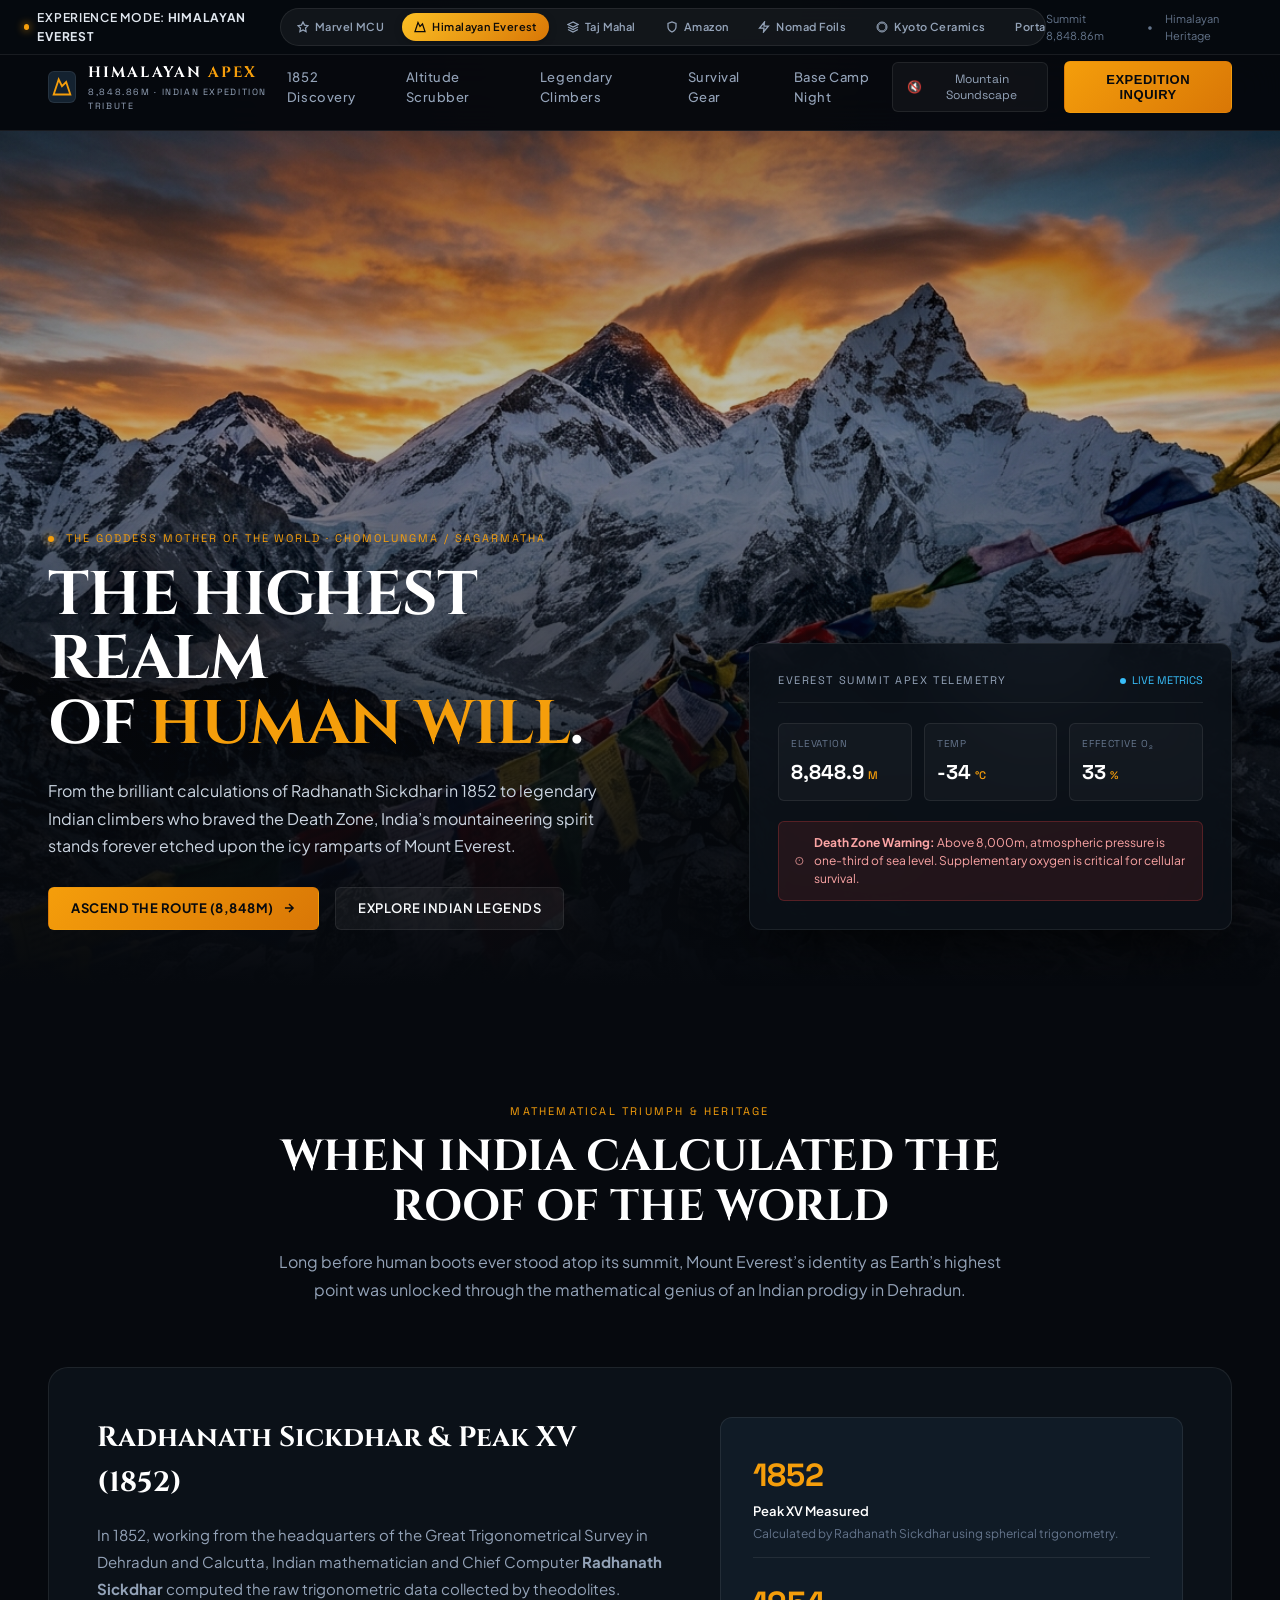
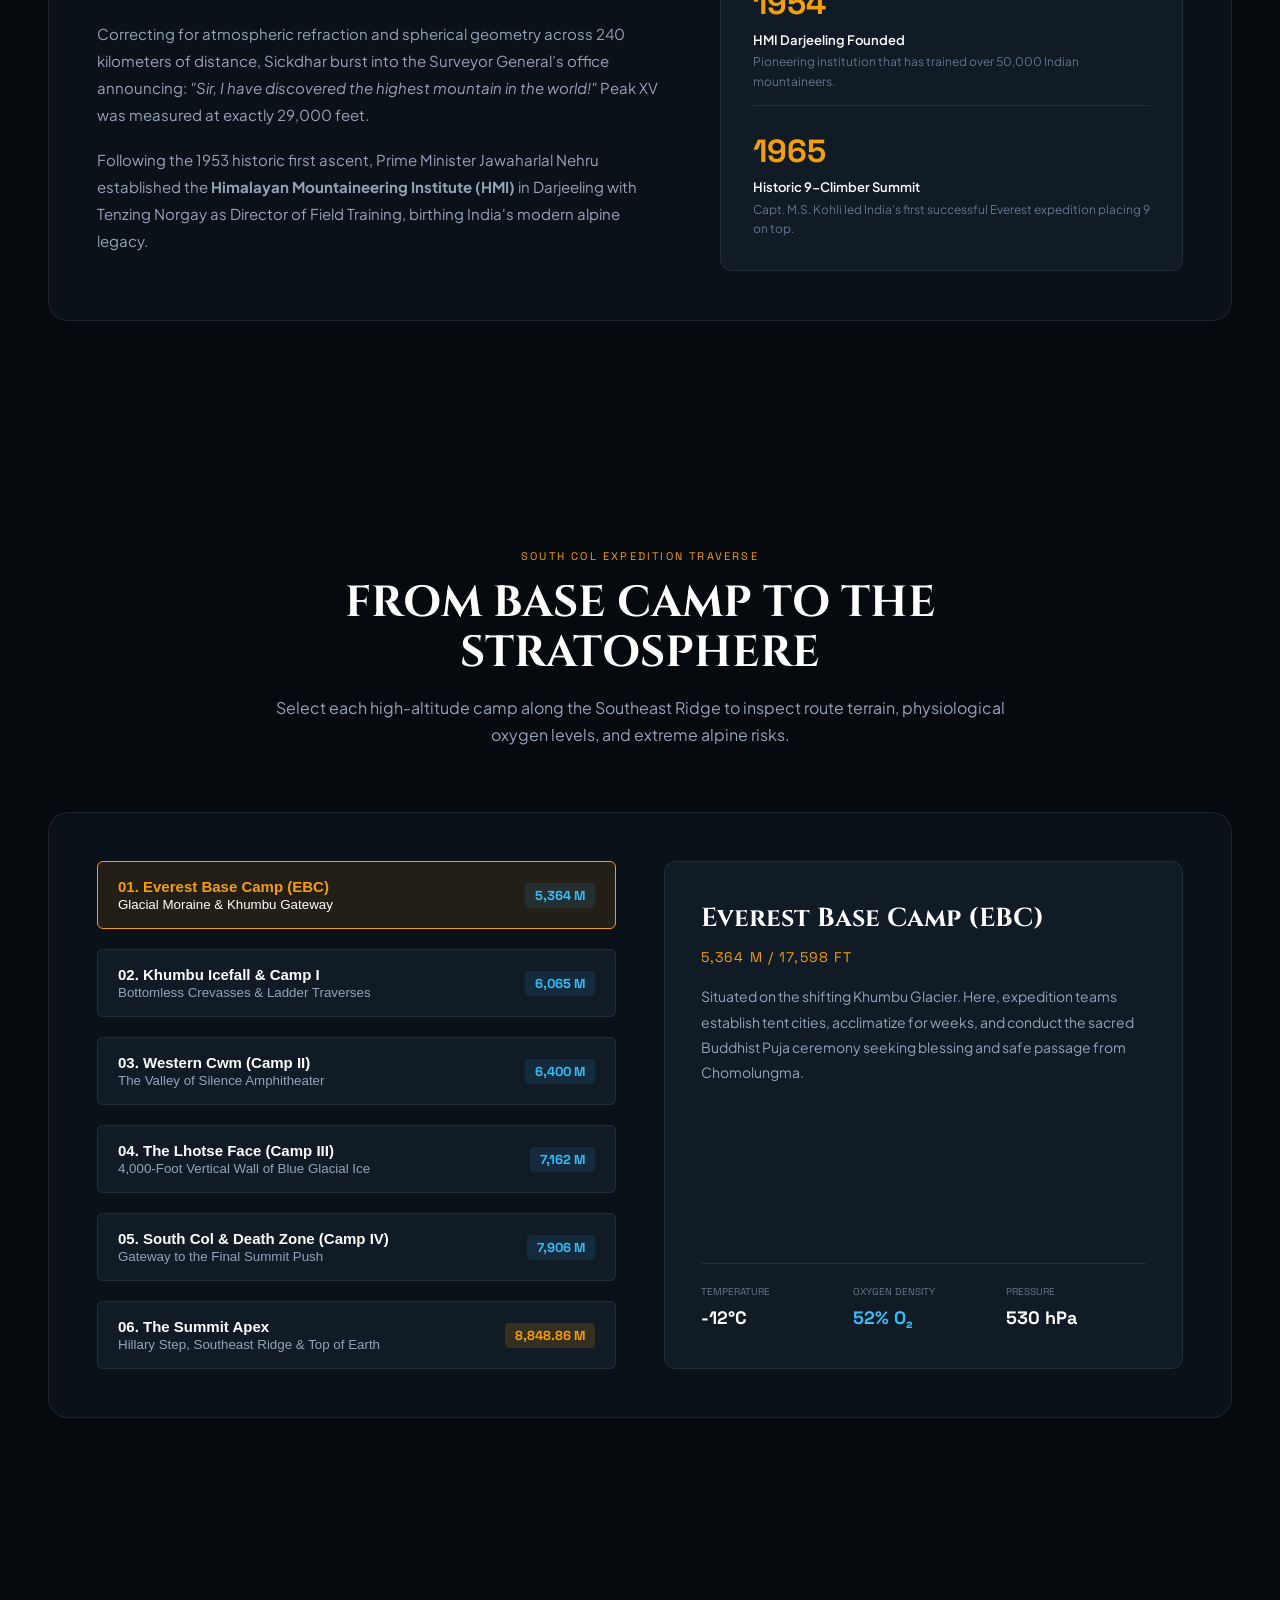
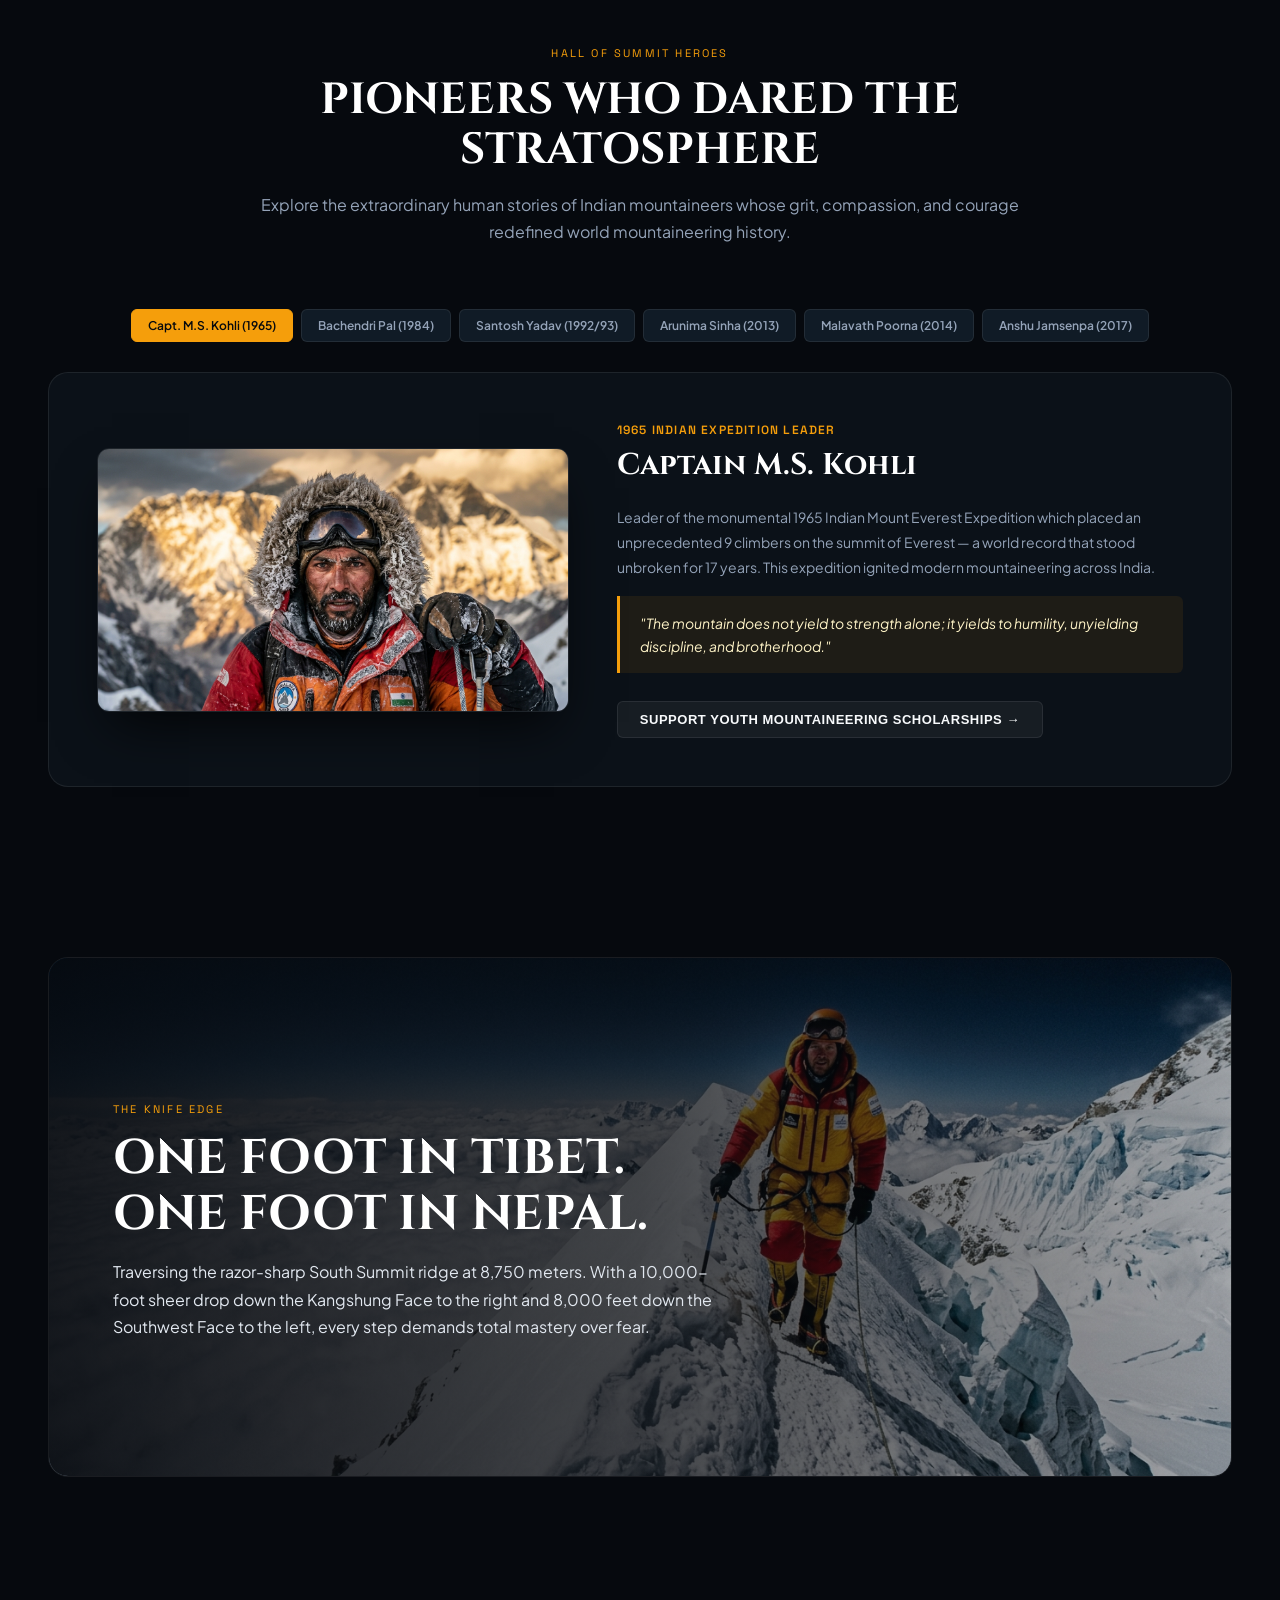
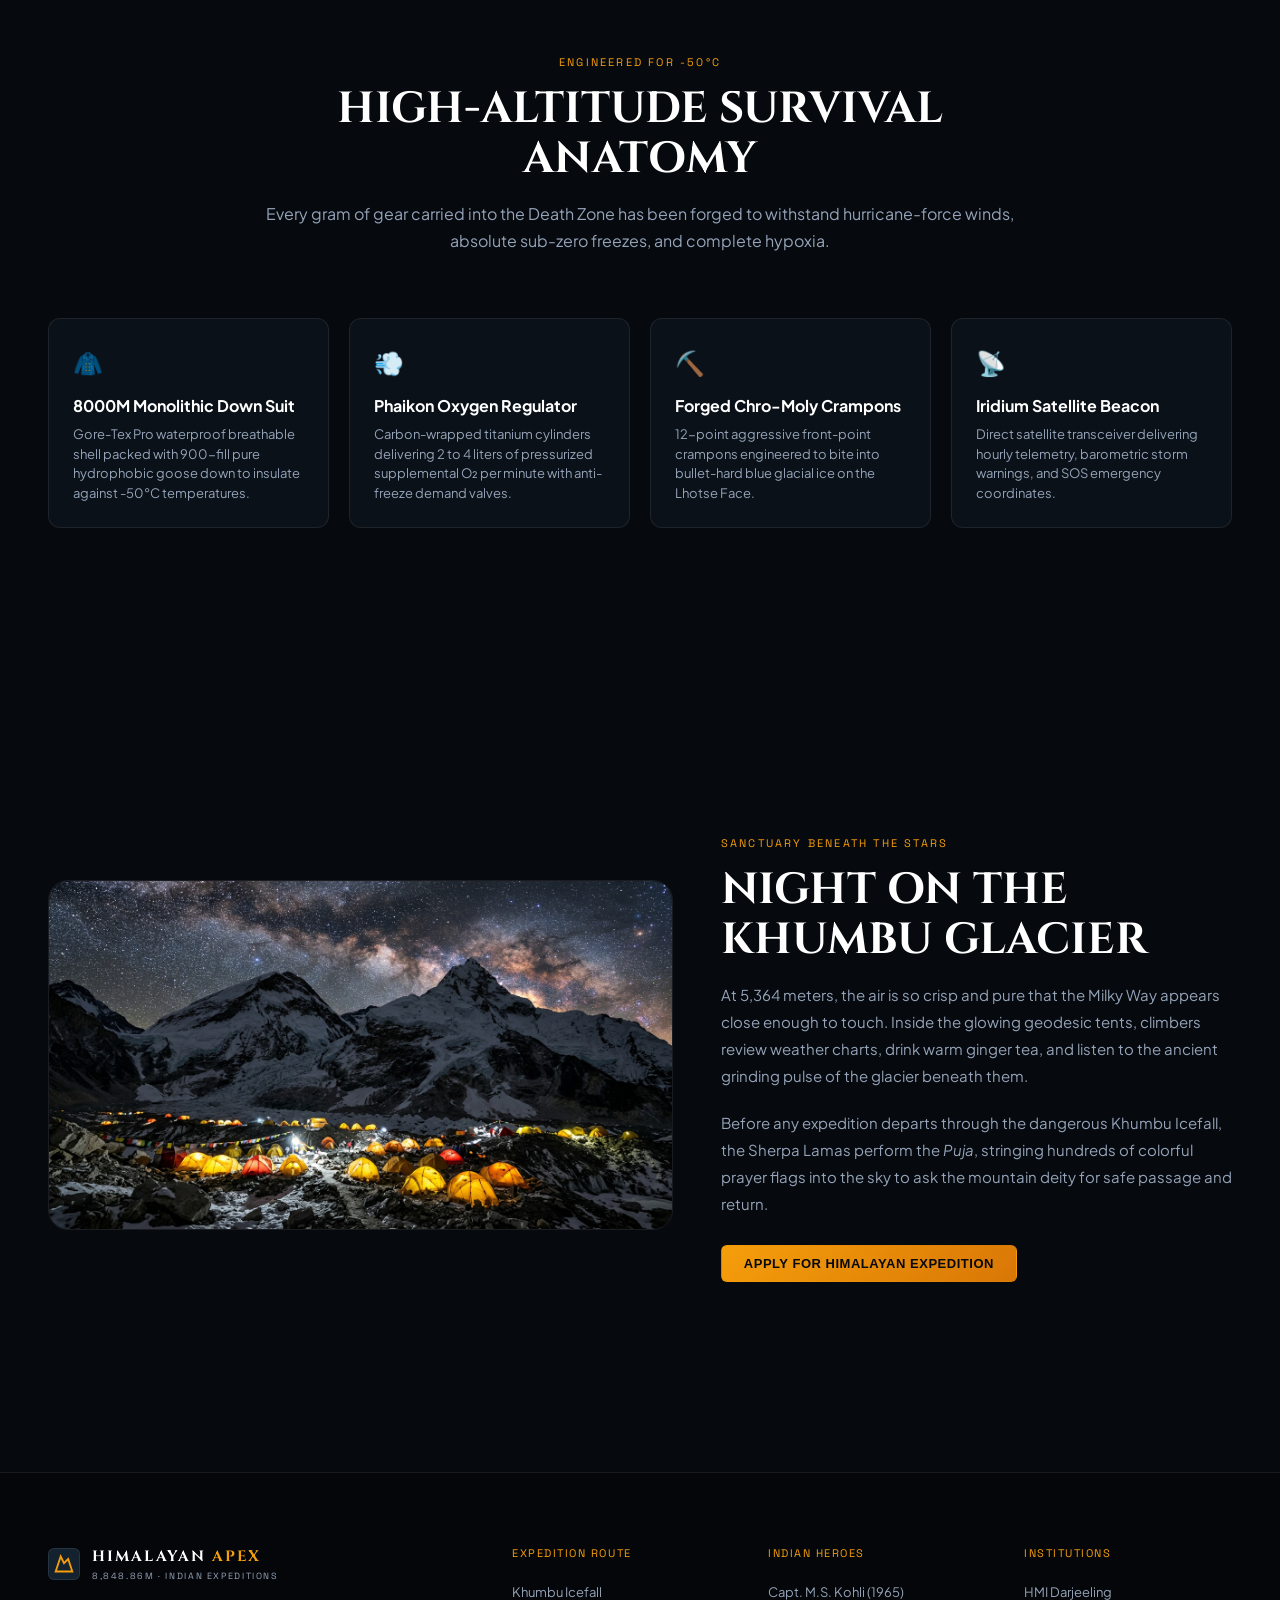
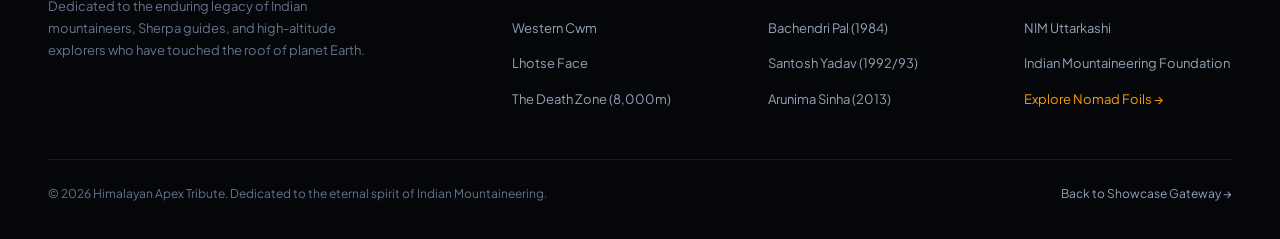
<file: everest.html>
<!DOCTYPE html>
<html lang="en">
<head>
  <meta charset="UTF-8">
  <meta name="viewport" content="width=device-width, initial-scale=1.0">
  <meta name="description" content="Himalayan Apex — A cinematic tribute to India's eternal connection with Mount Everest, celebrating legendary Indian mountaineers, high-altitude expeditions, and the 1852 mathematical discovery of the world's highest peak.">
  <title>HIMALAYAN APEX // India's Legacy on Mount Everest & High-Altitude Summits</title>
  
  <link rel="stylesheet" href="css/common.css">
  <link rel="stylesheet" href="css/everest.css">
</head>
<body class="everest-theme">

  <!-- Global Project Switcher Bar -->
  <header class="project-switcher-bar">
    <div class="switcher-brand-tag everest-active">
      <span class="indicator-dot"></span>
      <span>Experience Mode: <strong>Himalayan Everest</strong></span>
    </div>
    <div class="switcher-nav-pills">
      <a href="marvel.html" class="switcher-pill">
        <svg width="12" height="12" viewBox="0 0 24 24" fill="none" stroke="currentColor" stroke-width="2.5"><polygon points="12 2 15.09 8.26 22 9.27 17 14.14 18.18 21.02 12 17.77 5.82 21.02 7 14.14 2 9.27 8.91 8.26 12 2"/></svg>
        Marvel MCU
      </a>
      <a href="everest.html" class="switcher-pill active everest">
        <svg width="12" height="12" viewBox="0 0 24 24" fill="none" stroke="currentColor" stroke-width="2.5"><path d="M8 3l4 8 5-5 5 15H2L8 3z"/></svg>
        Himalayan Everest
      </a>
      <a href="tajmahal.html" class="switcher-pill">
        <svg width="12" height="12" viewBox="0 0 24 24" fill="none" stroke="currentColor" stroke-width="2.5"><path d="M12 2L2 7l10 5 10-5-10-5zM2 17l10 5 10-5M2 12l10 5 10-5"/></svg>
        Taj Mahal
      </a>
      <a href="amazon.html" class="switcher-pill">
        <svg width="12" height="12" viewBox="0 0 24 24" fill="none" stroke="currentColor" stroke-width="2.5"><path d="M12 22s8-4 8-10V5l-8-3-8 3v7c0 6 8 10 8 10z"/></svg>
        Amazon
      </a>
      <a href="nomad.html" class="switcher-pill">
        <svg width="12" height="12" viewBox="0 0 24 24" fill="none" stroke="currentColor" stroke-width="2.5"><polygon points="13 2 3 14 12 14 11 22 21 10 12 10 13 2"/></svg>
        Nomad Foils
      </a>
      <a href="kyoto.html" class="switcher-pill">
        <svg width="12" height="12" viewBox="0 0 24 24" fill="none" stroke="currentColor" stroke-width="2"><path d="M12 2C6.48 2 2 6.48 2 12s4.48 10 10 10 10-4.48 10-10S17.52 2 12 2zm0 18c-4.41 0-8-3.59-8-8s3.59-8 8-8 8 3.59 8 8-3.59 8-8 8z"/></svg>
        Kyoto Ceramics
      </a>
      <a href="index.html" class="switcher-pill">
        Portal Overview
      </a>
    </div>
    <div class="switcher-status">
      <span>Summit 8,848.86m</span>
      <span>•</span>
      <span>Himalayan Heritage</span>
    </div>
  </header>

  <!-- Everest Navigation Header -->
  <nav class="everest-header">
    <a href="everest.html" class="everest-brand">
      <div class="brand-peak-icon">
        <svg viewBox="0 0 24 24" fill="none" stroke="currentColor" stroke-width="2.2">
          <path d="M8 3l4 8 5-5 5 15H2L8 3z"/>
        </svg>
      </div>
      <div class="brand-title-group">
        <span class="brand-main-title">HIMALAYAN <span>APEX</span></span>
        <span class="brand-sub-title">8,848.86M · INDIAN EXPEDITION TRIBUTE</span>
      </div>
    </a>

    <div class="everest-nav">
      <a href="#discovery">1852 Discovery</a>
      <a href="#route">Altitude Scrubber</a>
      <a href="#climbers">Legendary Climbers</a>
      <a href="#gear">Survival Gear</a>
      <a href="#basecamp">Base Camp Night</a>
    </div>

    <div class="everest-actions">
      <button class="himalaya-audio-btn" id="himalayaAudioToggle" aria-label="Toggle Himalayan wind and prayer bell ambiance">
        <span>🔇</span> Mountain Soundscape
      </button>
      <button class="btn-primary-everest js-open-everest-modal">
        Expedition Inquiry
      </button>
    </div>
  </nav>

  <!-- Hero Section -->
  <header class="everest-hero">
    <div class="everest-hero-bg">
      <img src="assets/images/everest_hero_summit.jpg" alt="Breathtaking sunrise over Mount Everest pyramid summit with prayer flags fluttering in foreground">
    </div>
    <div class="everest-hero-overlay"></div>

    <div class="everest-hero-content">
      <div>
        <div class="hero-tag-row">
          <span class="pulse-dot"></span>
          <span>THE GODDESS MOTHER OF THE WORLD · CHOMOLUNGMA / SAGARMATHA</span>
        </div>
        <h1 class="everest-hero-title">
          THE HIGHEST REALM<br>OF <span>HUMAN WILL</span>.
        </h1>
        <p class="everest-hero-desc">
          From the brilliant calculations of Radhanath Sickdhar in 1852 to legendary Indian climbers who braved the Death Zone, India’s mountaineering spirit stands forever etched upon the icy ramparts of Mount Everest.
        </p>
        <div class="hero-cta-row">
          <a href="#route" class="btn-primary-everest">
            Ascend the Route (8,848m)
            <svg width="14" height="14" viewBox="0 0 24 24" fill="none" stroke="currentColor" stroke-width="2.5"><path d="M5 12h14M12 5l7 7-7 7"/></svg>
          </a>
          <a href="#climbers" class="btn-secondary-everest">
            Explore Indian Legends
          </a>
        </div>
      </div>

      <!-- Live Summit Telemetry HUD Widget -->
      <div class="summit-hud-card">
        <div class="hud-card-top">
          <span class="hud-summit-label">EVEREST SUMMIT APEX TELEMETRY</span>
          <span class="hud-live-tag">LIVE METRICS</span>
        </div>

        <div class="summit-metrics-grid">
          <div class="summit-metric-item">
            <div class="summit-metric-label">ELEVATION</div>
            <div class="summit-metric-val">8,848.9 <span>M</span></div>
          </div>
          <div class="summit-metric-item">
            <div class="summit-metric-label">TEMP</div>
            <div class="summit-metric-val">-34 <span>°C</span></div>
          </div>
          <div class="summit-metric-item">
            <div class="summit-metric-label">EFFECTIVE O₂</div>
            <div class="summit-metric-val">33 <span>%</span></div>
          </div>
        </div>

        <div class="summit-deathzone-note">
          <svg width="18" height="18" viewBox="0 0 24 24" fill="none" stroke="currentColor" stroke-width="2"><circle cx="12" cy="12" r="10"/><path d="M12 8v4M12 16h.01"/></svg>
          <span><strong>Death Zone Warning:</strong> Above 8,000m, atmospheric pressure is one-third of sea level. Supplementary oxygen is critical for cellular survival.</span>
        </div>
      </div>
    </div>
  </header>

  <!-- 1852 Discovery & Indian Heritage Section -->
  <section class="everest-section" id="discovery">
    <div class="everest-section-header">
      <span class="everest-eyebrow">MATHEMATICAL TRIUMPH & HERITAGE</span>
      <h2 class="everest-title">WHEN INDIA CALCULATED THE ROOF OF THE WORLD</h2>
      <p class="everest-subtitle">
        Long before human boots ever stood atop its summit, Mount Everest’s identity as Earth’s highest point was unlocked through the mathematical genius of an Indian prodigy in Dehradun.
      </p>
    </div>

    <div class="heritage-split">
      <div class="heritage-story-text">
        <h3>Radhanath Sickdhar & Peak XV (1852)</h3>
        <p>
          In 1852, working from the headquarters of the Great Trigonometrical Survey in Dehradun and Calcutta, Indian mathematician and Chief Computer <strong>Radhanath Sickdhar</strong> computed the raw trigonometric data collected by theodolites.
        </p>
        <p>
          Correcting for atmospheric refraction and spherical geometry across 240 kilometers of distance, Sickdhar burst into the Surveyor General’s office announcing: <em>"Sir, I have discovered the highest mountain in the world!"</em> Peak XV was measured at exactly 29,000 feet.
        </p>
        <p>
          Following the 1953 historic first ascent, Prime Minister Jawaharlal Nehru established the <strong>Himalayan Mountaineering Institute (HMI)</strong> in Darjeeling with Tenzing Norgay as Director of Field Training, birthing India's modern alpine legacy.
        </p>
      </div>

      <div class="heritage-stat-card">
        <div class="heritage-stat-row">
          <div class="heritage-stat-num">1852</div>
          <div class="heritage-stat-label">Peak XV Measured</div>
          <div class="heritage-stat-desc">Calculated by Radhanath Sickdhar using spherical trigonometry.</div>
        </div>

        <div class="heritage-stat-row">
          <div class="heritage-stat-num">1954</div>
          <div class="heritage-stat-label">HMI Darjeeling Founded</div>
          <div class="heritage-stat-desc">Pioneering institution that has trained over 50,000 Indian mountaineers.</div>
        </div>

        <div>
          <div class="heritage-stat-num">1965</div>
          <div class="heritage-stat-label">Historic 9-Climber Summit</div>
          <div class="heritage-stat-desc">Capt. M.S. Kohli led India's first successful Everest expedition placing 9 on top.</div>
        </div>
      </div>
    </div>
  </section>

  <!-- Interactive Altitude Route Scrubber -->
  <section class="everest-section" id="route">
    <div class="everest-section-header">
      <span class="everest-eyebrow">SOUTH COL EXPEDITION TRAVERSE</span>
      <h2 class="everest-title">FROM BASE CAMP TO THE STRATOSPHERE</h2>
      <p class="everest-subtitle">
        Select each high-altitude camp along the Southeast Ridge to inspect route terrain, physiological oxygen levels, and extreme alpine risks.
      </p>
    </div>

    <div class="altitude-route-container">
      <!-- Camp Selector Buttons -->
      <div class="route-scrubber-controls">
        <button class="route-camp-button active" data-stage="bc">
          <div class="camp-button-info">
            <strong>01. Everest Base Camp (EBC)</strong>
            <span>Glacial Moraine & Khumbu Gateway</span>
          </div>
          <span class="camp-altitude-pill">5,364 M</span>
        </button>

        <button class="route-camp-button" data-stage="c1">
          <div class="camp-button-info">
            <strong>02. Khumbu Icefall & Camp I</strong>
            <span>Bottomless Crevasses & Ladder Traverses</span>
          </div>
          <span class="camp-altitude-pill">6,065 M</span>
        </button>

        <button class="route-camp-button" data-stage="c2">
          <div class="camp-button-info">
            <strong>03. Western Cwm (Camp II)</strong>
            <span>The Valley of Silence Amphitheater</span>
          </div>
          <span class="camp-altitude-pill">6,400 M</span>
        </button>

        <button class="route-camp-button" data-stage="c3">
          <div class="camp-button-info">
            <strong>04. The Lhotse Face (Camp III)</strong>
            <span>4,000-Foot Vertical Wall of Blue Glacial Ice</span>
          </div>
          <span class="camp-altitude-pill">7,162 M</span>
        </button>

        <button class="route-camp-button" data-stage="c4">
          <div class="camp-button-info">
            <strong>05. South Col & Death Zone (Camp IV)</strong>
            <span>Gateway to the Final Summit Push</span>
          </div>
          <span class="camp-altitude-pill">7,906 M</span>
        </button>

        <button class="route-camp-button" data-stage="summit">
          <div class="camp-button-info">
            <strong>06. The Summit Apex</strong>
            <span>Hillary Step, Southeast Ridge & Top of Earth</span>
          </div>
          <span class="camp-altitude-pill" style="color: var(--e-accent-saffron); background: rgba(245, 158, 11, 0.15);">8,848.86 M</span>
        </button>
      </div>

      <!-- Live Updating Route Telemetry -->
      <div class="route-telemetry-display">
        <div>
          <h3 class="telemetry-stage-name" id="routeStageName">Everest Base Camp (EBC)</h3>
          <div class="telemetry-stage-alt" id="routeStageAlt">5,364 M / 17,598 FT</div>
          <p class="telemetry-stage-narrative" id="routeStageDesc">
            Situated on the shifting Khumbu Glacier. Here, expedition teams establish tent cities, acclimatize for weeks, and conduct the sacred Buddhist Puja ceremony seeking blessing and safe passage from Chomolungma.
          </p>
        </div>

        <div class="stage-vitals-grid">
          <div class="stage-vital-item">
            <span class="stage-vital-label">TEMPERATURE</span>
            <span class="stage-vital-value" id="routeStageTemp">-12°C</span>
          </div>
          <div class="stage-vital-item">
            <span class="stage-vital-label">OXYGEN DENSITY</span>
            <span class="stage-vital-value" id="routeStageOxygen" style="color: var(--e-ice-blue);">52% O₂</span>
          </div>
          <div class="stage-vital-item">
            <span class="stage-vital-label">PRESSURE</span>
            <span class="stage-vital-value" id="routeStagePressure">530 hPa</span>
          </div>
        </div>
      </div>
    </div>
  </section>

  <!-- Legendary Indian Climbers Gallery -->
  <section class="everest-section" id="climbers">
    <div class="everest-section-header">
      <span class="everest-eyebrow">HALL OF SUMMIT HEROES</span>
      <h2 class="everest-title">PIONEERS WHO DARED THE STRATOSPHERE</h2>
      <p class="everest-subtitle">
        Explore the extraordinary human stories of Indian mountaineers whose grit, compassion, and courage redefined world mountaineering history.
      </p>
    </div>

    <!-- Climber Selection Tabs -->
    <div class="climber-tabs-list" style="justify-content: center;">
      <button class="climber-tab-pill active" data-climber="kohli">Capt. M.S. Kohli (1965)</button>
      <button class="climber-tab-pill" data-climber="bachendri">Bachendri Pal (1984)</button>
      <button class="climber-tab-pill" data-climber="santosh">Santosh Yadav (1992/93)</button>
      <button class="climber-tab-pill" data-climber="arunima">Arunima Sinha (2013)</button>
      <button class="climber-tab-pill" data-climber="poorna">Malavath Poorna (2014)</button>
      <button class="climber-tab-pill" data-climber="anshu">Anshu Jamsenpa (2017)</button>
    </div>

    <div class="climber-showcase-container">
      <div class="climber-portrait-frame">
        <img src="assets/images/everest_climber_portrait.jpg" alt="Heroic Indian mountaineer in extreme Himalayan down suit with Indian flag patch">
      </div>

      <div class="climber-profile-card">
        <div>
          <div class="climber-year-badge" id="climberYearBadge">1965 INDIAN EXPEDITION LEADER</div>
          <h3 class="climber-hero-name" id="climberHeroName">Captain M.S. Kohli</h3>
        </div>

        <p class="climber-bio-p" id="climberBioP">
          Leader of the monumental 1965 Indian Mount Everest Expedition which placed an unprecedented 9 climbers on the summit of Everest — a world record that stood unbroken for 17 years. This expedition ignited modern mountaineering across India.
        </p>

        <div class="climber-quote-box" id="climberQuoteBox">
          "The mountain does not yield to strength alone; it yields to humility, unyielding discipline, and brotherhood."
        </div>

        <div style="margin-top: 12px;">
          <button class="btn-secondary-everest js-open-everest-modal" style="width: fit-content;">
            Support Youth Mountaineering Scholarships →
          </button>
        </div>
      </div>
    </div>
  </section>

  <!-- Full Width Alpine Ridge Feature Banner -->
  <div class="everest-section" style="padding-top: 0; padding-bottom: 0;">
    <div class="alpine-feature-banner">
      <div class="alpine-feature-bg">
        <img src="assets/images/everest_himalayan_ridge.jpg" alt="Mountaineer on sharp knife edge ridge near the Hillary step on Everest">
      </div>
      <div class="alpine-feature-gradient"></div>

      <div class="alpine-feature-content">
        <span class="everest-eyebrow">THE KNIFE EDGE</span>
        <h2 class="everest-title" style="font-size: clamp(32px, 3.8vw, 52px);">ONE FOOT IN TIBET.<br>ONE FOOT IN NEPAL.</h2>
        <p class="everest-subtitle" style="color: #e2e8f0;">
          Traversing the razor-sharp South Summit ridge at 8,750 meters. With a 10,000-foot sheer drop down the Kangshung Face to the right and 8,000 feet down the Southwest Face to the left, every step demands total mastery over fear.
        </p>
      </div>
    </div>
  </div>

  <!-- Extreme Alpine Gear & Survival Anatomy -->
  <section class="everest-section" id="gear">
    <div class="everest-section-header">
      <span class="everest-eyebrow">ENGINEERED FOR -50°C</span>
      <h2 class="everest-title">HIGH-ALTITUDE SURVIVAL ANATOMY</h2>
      <p class="everest-subtitle">
        Every gram of gear carried into the Death Zone has been forged to withstand hurricane-force winds, absolute sub-zero freezes, and complete hypoxia.
      </p>
    </div>

    <div class="gear-grid">
      <div class="gear-card">
        <div class="gear-icon">🧥</div>
        <h3 class="gear-name">8000M Monolithic Down Suit</h3>
        <p class="gear-desc">Gore-Tex Pro waterproof breathable shell packed with 900-fill pure hydrophobic goose down to insulate against -50°C temperatures.</p>
      </div>

      <div class="gear-card">
        <div class="gear-icon">💨</div>
        <h3 class="gear-name">Phaikon Oxygen Regulator</h3>
        <p class="gear-desc">Carbon-wrapped titanium cylinders delivering 2 to 4 liters of pressurized supplemental O₂ per minute with anti-freeze demand valves.</p>
      </div>

      <div class="gear-card">
        <div class="gear-icon">⛏️</div>
        <h3 class="gear-name">Forged Chro-Moly Crampons</h3>
        <p class="gear-desc">12-point aggressive front-point crampons engineered to bite into bullet-hard blue glacial ice on the Lhotse Face.</p>
      </div>

      <div class="gear-card">
        <div class="gear-icon">📡</div>
        <h3 class="gear-name">Iridium Satellite Beacon</h3>
        <p class="gear-desc">Direct satellite transceiver delivering hourly telemetry, barometric storm warnings, and SOS emergency coordinates.</p>
      </div>
    </div>
  </section>

  <!-- Base Camp at Night Section -->
  <section class="everest-section" id="basecamp">
    <div class="basecamp-night-section">
      <div class="basecamp-night-image">
        <img src="assets/images/everest_base_camp_night.jpg" alt="Everest Base Camp tents glowing under the starry Milky Way Himalayan night sky">
      </div>

      <div>
        <span class="everest-eyebrow">SANCTUARY BENEATH THE STARS</span>
        <h2 class="everest-title">NIGHT ON THE KHUMBU GLACIER</h2>
        <p style="font-size: 15px; line-height: 1.8; color: var(--e-text-secondary); margin-bottom: 20px;">
          At 5,364 meters, the air is so crisp and pure that the Milky Way appears close enough to touch. Inside the glowing geodesic tents, climbers review weather charts, drink warm ginger tea, and listen to the ancient grinding pulse of the glacier beneath them.
        </p>
        <p style="font-size: 15px; line-height: 1.8; color: var(--e-text-secondary); margin-bottom: 28px;">
          Before any expedition departs through the dangerous Khumbu Icefall, the Sherpa Lamas perform the <em>Puja</em>, stringing hundreds of colorful prayer flags into the sky to ask the mountain deity for safe passage and return.
        </p>

        <button class="btn-primary-everest js-open-everest-modal">
          Apply for Himalayan Expedition
        </button>
      </div>
    </div>
  </section>

  <!-- Memorial & Expedition Foundation Modal Drawer -->
  <div class="everest-modal-overlay" id="everestModal">
    <div class="everest-modal-card">
      <button class="everest-modal-close" id="closeEverestModal" aria-label="Close modal">✕</button>
      
      <span class="everest-eyebrow">HIMALAYAN EXPEDITION & FOUNDATION</span>
      <h3 style="font-family: var(--font-cinzel); font-size: 24px; color: #fff; margin: 8px 0 20px;">Join the Himalayan Legacy</h3>
      
      <form id="everestInquiryForm">
        <div class="everest-form-group">
          <label>Full Name</label>
          <input type="text" placeholder="e.g. Major H.P.S. Ahluwalia" required>
        </div>
        <div class="everest-form-group">
          <label>Email Address</label>
          <input type="email" placeholder="climber@himalaya.org" required>
        </div>
        <div class="everest-form-group">
          <label>Expedition / Inquiry Interest</label>
          <select required>
            <option value="ebc">Everest Base Camp Trek (Nepal / 5,364m)</option>
            <option value="hmi">HMI Basic / Advanced Mountaineering Course (Darjeeling)</option>
            <option value="summit">6,000m - 7,000m Peak Training (Stock Kangri / Mera Peak)</option>
            <option value="scholarship">Sponsor Underprivileged Youth Mountaineer Scholarship</option>
            <option value="memorial">Everest Environmental Clean-Up Foundation</option>
          </select>
        </div>
        <div class="everest-form-group">
          <label>Mountaineering Experience / Message</label>
          <textarea rows="3" placeholder="Tell us about your high-altitude treks or fitness background..."></textarea>
        </div>
        <button type="submit" class="btn-primary-everest" style="width: 100%; margin-top: 10px;">
          Submit Expedition Application
        </button>
      </form>

      <div id="everestConfirmMsg" style="display: none; text-align: center; padding: 24px 0;">
        <div style="width: 48px; height: 48px; border-radius: 50%; background: rgba(245, 158, 11, 0.15); color: #f59e0b; display: flex; align-items: center; justify-content: center; margin: 0 auto 16px; font-size: 24px;">🏔️</div>
        <h4 style="font-family: var(--font-cinzel); font-size: 22px; color: #fff; margin-bottom: 8px;">Inquiry Received</h4>
        <p style="font-size: 14px; color: #94a3b8; line-height: 1.7;">
          The Himalayan Expedition council will review your submission and contact you with acclimatization schedules and training prerequisites within 48 hours.
        </p>
      </div>
    </div>
  </div>

  <!-- Everest Footer -->
  <footer class="everest-footer">
    <div class="everest-footer-inner">
      <div class="everest-footer-brand">
        <div class="everest-brand">
          <div class="brand-peak-icon">
            <svg viewBox="0 0 24 24" fill="none" stroke="currentColor" stroke-width="2.2">
              <path d="M8 3l4 8 5-5 5 15H2L8 3z"/>
            </svg>
          </div>
          <div class="brand-title-group">
            <span class="brand-main-title">HIMALAYAN <span>APEX</span></span>
            <span class="brand-sub-title">8,848.86M · INDIAN EXPEDITIONS</span>
          </div>
        </div>
        <p>
          Dedicated to the enduring legacy of Indian mountaineers, Sherpa guides, and high-altitude explorers who have touched the roof of planet Earth.
        </p>
      </div>

      <div>
        <div class="everest-footer-col-title">EXPEDITION ROUTE</div>
        <ul class="everest-footer-links">
          <li><a href="#route">Khumbu Icefall</a></li>
          <li><a href="#route">Western Cwm</a></li>
          <li><a href="#route">Lhotse Face</a></li>
          <li><a href="#route">The Death Zone (8,000m)</a></li>
        </ul>
      </div>

      <div>
        <div class="everest-footer-col-title">INDIAN HEROES</div>
        <ul class="everest-footer-links">
          <li><a href="#climbers">Capt. M.S. Kohli (1965)</a></li>
          <li><a href="#climbers">Bachendri Pal (1984)</a></li>
          <li><a href="#climbers">Santosh Yadav (1992/93)</a></li>
          <li><a href="#climbers">Arunima Sinha (2013)</a></li>
        </ul>
      </div>

      <div>
        <div class="everest-footer-col-title">INSTITUTIONS</div>
        <ul class="everest-footer-links">
          <li><a href="#discovery">HMI Darjeeling</a></li>
          <li><a href="#discovery">NIM Uttarkashi</a></li>
          <li><a href="#discovery">Indian Mountaineering Foundation</a></li>
          <li><a href="nomad.html" style="color: var(--e-accent-saffron);">Explore Nomad Foils →</a></li>
        </ul>
      </div>
    </div>

    <div class="everest-footer-bottom">
      <div>© 2026 Himalayan Apex Tribute. Dedicated to the eternal spirit of Indian Mountaineering.</div>
      <div>
        <a href="index.html" style="color: #94a3b8; text-decoration: none; margin-left: 16px;">Back to Showcase Gateway →</a>
      </div>
    </div>
  </footer>

  <script src="js/everest.js"></script>
</body>
</html>
</file>
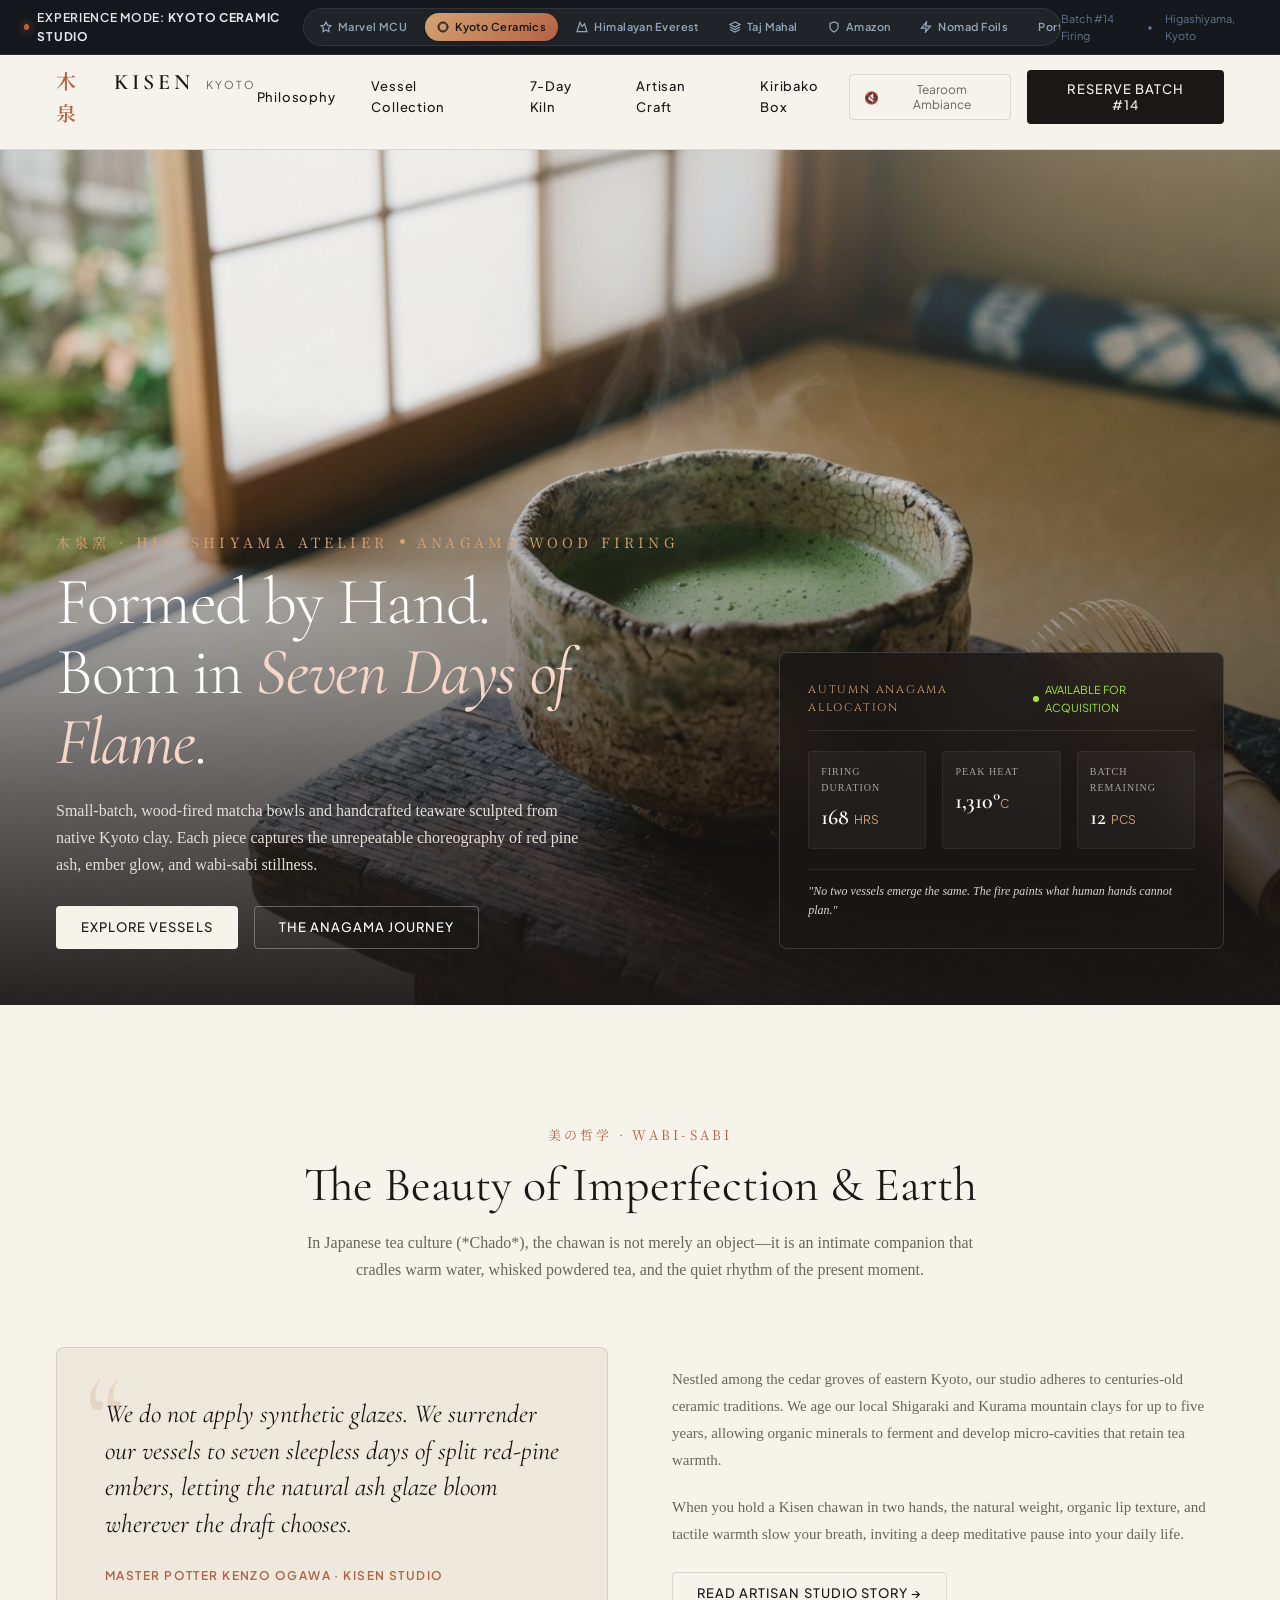
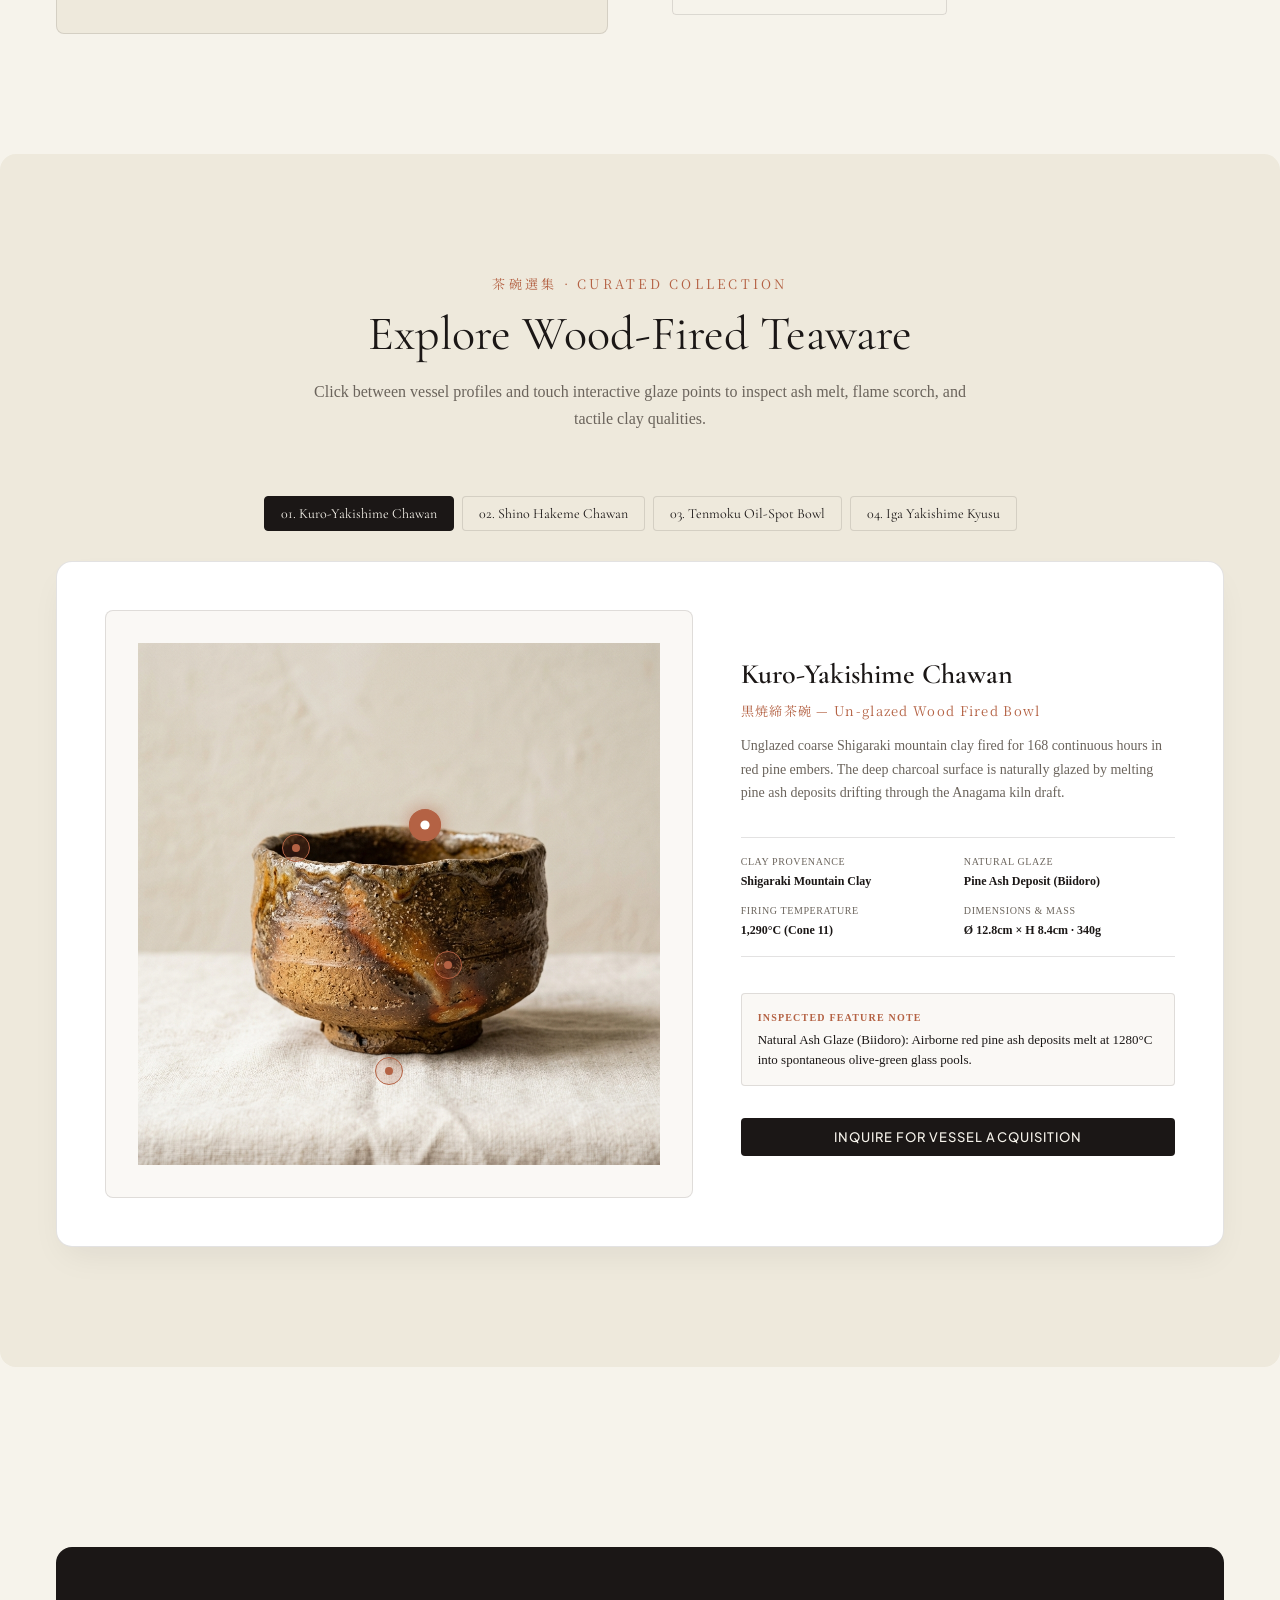
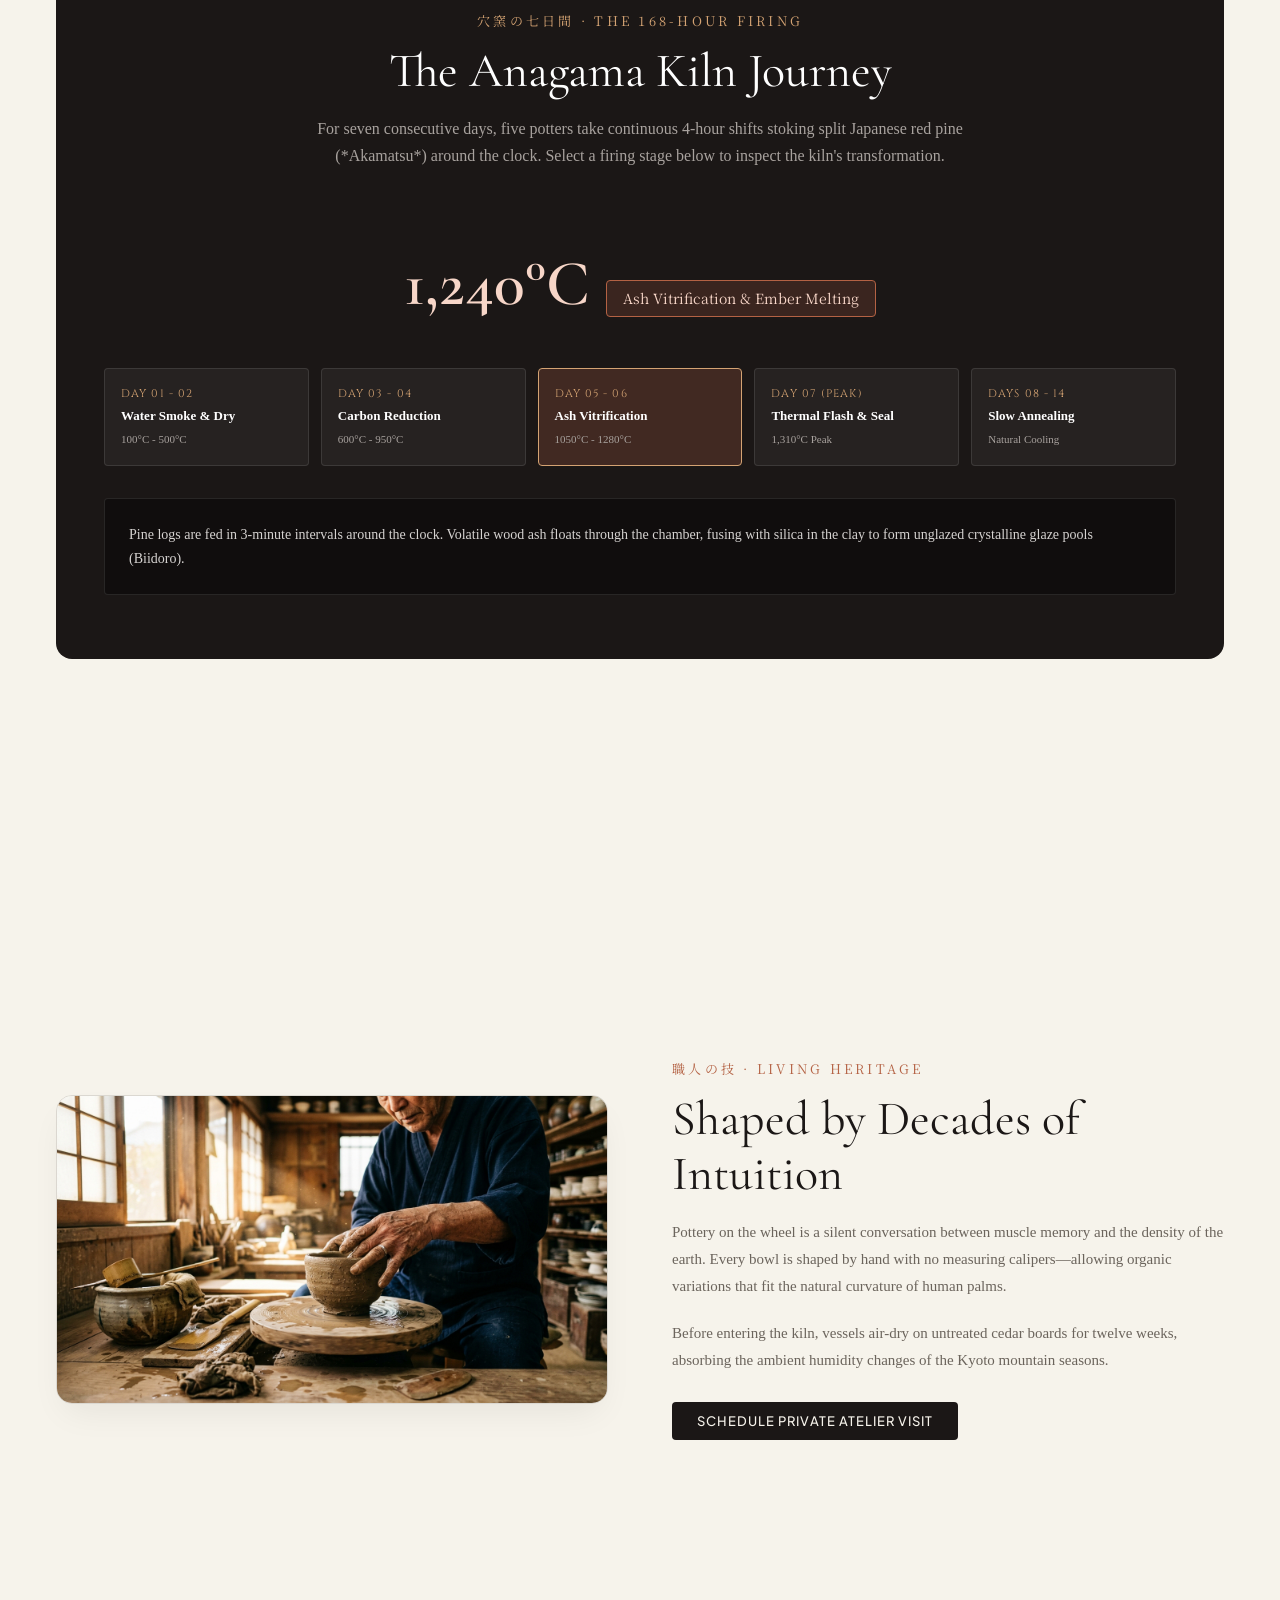
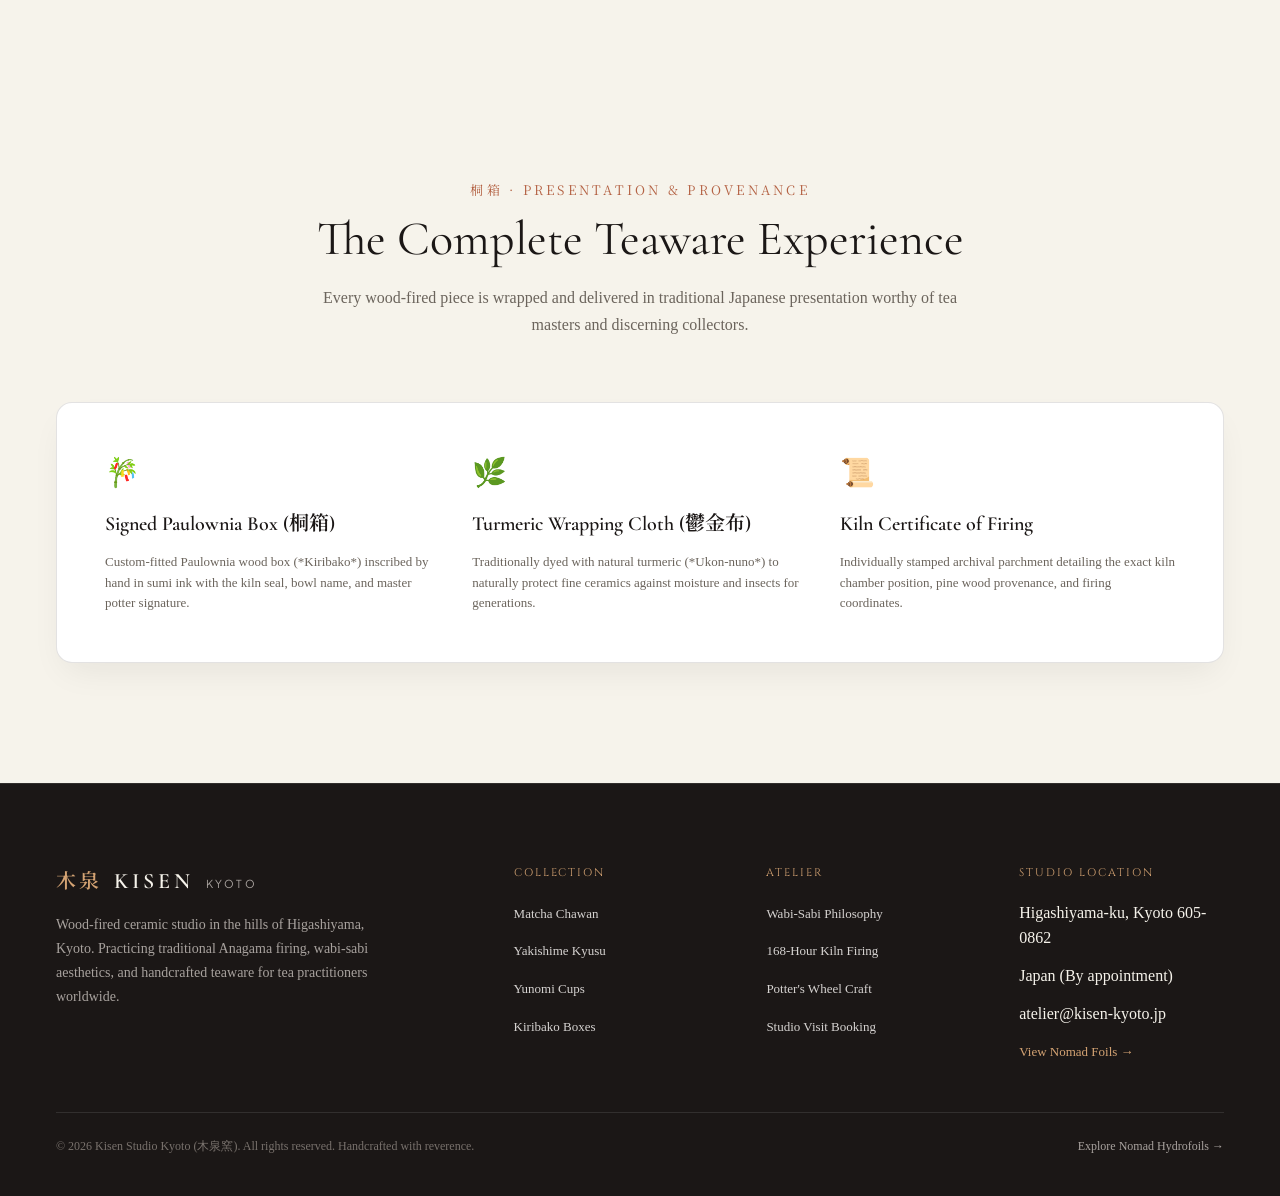
<file: kyoto.html>
<!DOCTYPE html>
<html lang="en">
<head>
  <meta charset="UTF-8">
  <meta name="viewport" content="width=device-width, initial-scale=1.0">
  <meta name="description" content="Kisen Studio Kyoto — Handcrafted wood-fired matcha bowls (chawan) and artisan teaware fired in an authentic seven-day Anagama kiln in the eastern hills of Kyoto.">
  <title>KISEN CERAMICS KYOTO // Wood-Fired Matcha Bowls & Handcrafted Teaware</title>
  
  <link rel="stylesheet" href="css/common.css">
  <link rel="stylesheet" href="css/kyoto.css">
</head>
<body class="kyoto-theme">

  <!-- Global Project Switcher Bar -->
  <header class="project-switcher-bar">
    <div class="switcher-brand-tag kyoto-active">
      <span class="indicator-dot"></span>
      <span>Experience Mode: <strong>Kyoto Ceramic Studio</strong></span>
    </div>
    <div class="switcher-nav-pills">
      <a href="marvel.html" class="switcher-pill">
        <svg width="12" height="12" viewBox="0 0 24 24" fill="none" stroke="currentColor" stroke-width="2.5"><polygon points="12 2 15.09 8.26 22 9.27 17 14.14 18.18 21.02 12 17.77 5.82 21.02 7 14.14 2 9.27 8.91 8.26 12 2"/></svg>
        Marvel MCU
      </a>
      <a href="kyoto.html" class="switcher-pill active kyoto">
        <svg width="12" height="12" viewBox="0 0 24 24" fill="none" stroke="currentColor" stroke-width="2"><path d="M12 2C6.48 2 2 6.48 2 12s4.48 10 10 10 10-4.48 10-10S17.52 2 12 2zm0 18c-4.41 0-8-3.59-8-8s3.59-8 8-8 8 3.59 8 8-3.59 8-8 8z"/></svg>
        Kyoto Ceramics
      </a>
      <a href="everest.html" class="switcher-pill">
        <svg width="12" height="12" viewBox="0 0 24 24" fill="none" stroke="currentColor" stroke-width="2.5"><path d="M8 3l4 8 5-5 5 15H2L8 3z"/></svg>
        Himalayan Everest
      </a>
      <a href="tajmahal.html" class="switcher-pill">
        <svg width="12" height="12" viewBox="0 0 24 24" fill="none" stroke="currentColor" stroke-width="2.5"><path d="M12 2L2 7l10 5 10-5-10-5zM2 17l10 5 10-5M2 12l10 5 10-5"/></svg>
        Taj Mahal
      </a>
      <a href="amazon.html" class="switcher-pill">
        <svg width="12" height="12" viewBox="0 0 24 24" fill="none" stroke="currentColor" stroke-width="2.5"><path d="M12 22s8-4 8-10V5l-8-3-8 3v7c0 6 8 10 8 10z"/></svg>
        Amazon
      </a>
      <a href="nomad.html" class="switcher-pill">
        <svg width="12" height="12" viewBox="0 0 24 24" fill="none" stroke="currentColor" stroke-width="2.5"><polygon points="13 2 3 14 12 14 11 22 21 10 12 10 13 2"/></svg>
        Nomad Foils
      </a>
      <a href="index.html" class="switcher-pill">
        Portal Overview
      </a>
    </div>
    <div class="switcher-status">
      <span>Batch #14 Firing</span>
      <span>•</span>
      <span>Higashiyama, Kyoto</span>
    </div>
  </header>

  <!-- Kyoto Studio Header -->
  <nav class="kyoto-header">
    <a href="kyoto.html" class="kyoto-brand">
      <span class="brand-kanji">木泉</span>
      <span class="brand-name-latin">KISEN</span>
      <span class="brand-location">KYOTO</span>
    </a>

    <div class="kyoto-nav">
      <a href="#philosophy">Philosophy</a>
      <a href="#vessels">Vessel Collection</a>
      <a href="#anagama">7-Day Kiln</a>
      <a href="#atelier">Artisan Craft</a>
      <a href="#packaging">Kiribako Box</a>
    </div>

    <div class="kyoto-header-actions">
      <button class="ambient-audio-btn" id="ambientAudioToggle" aria-label="Toggle Kyoto tearoom soundscape">
        <span>🔇</span> Tearoom Ambiance
      </button>
      <button class="btn-primary-kyoto js-open-kyoto-modal">
        Reserve Batch #14
      </button>
    </div>
  </nav>

  <!-- Hero Section -->
  <header class="kyoto-hero">
    <div class="kyoto-hero-bg">
      <img src="assets/images/kyoto_hero_matcha.jpg" alt="Authentic wood-fired matcha bowl with frothy green matcha tea in Kyoto tatami room">
    </div>
    <div class="kyoto-hero-overlay"></div>

    <div class="kyoto-hero-content">
      <div>
        <div class="hero-kanji-watermark">
          <span>木泉窯 · HIGASHIYAMA ATELIER</span>
          <span class="dot"></span>
          <span>ANAGAMA WOOD FIRING</span>
        </div>
        <h1 class="kyoto-hero-title">
          Formed by Hand.<br>Born in <em>Seven Days of Flame</em>.
        </h1>
        <p class="kyoto-hero-p">
          Small-batch, wood-fired matcha bowls and handcrafted teaware sculpted from native Kyoto clay. Each piece captures the unrepeatable choreography of red pine ash, ember glow, and wabi-sabi stillness.
        </p>
        <div class="kyoto-hero-actions">
          <a href="#vessels" class="btn-primary-kyoto">
            Explore Vessels
          </a>
          <a href="#anagama" class="btn-secondary-kyoto">
            The Anagama Journey
          </a>
        </div>
      </div>

      <!-- Batch Status Card -->
      <div class="hero-batch-card">
        <div class="batch-card-header">
          <div class="batch-tag">AUTUMN ANAGAMA ALLOCATION</div>
          <div class="batch-live-pill">AVAILABLE FOR ACQUISITION</div>
        </div>

        <div class="batch-stats-grid">
          <div class="batch-stat-box">
            <div class="batch-stat-label">FIRING DURATION</div>
            <div class="batch-stat-value">168 <span>HRS</span></div>
          </div>
          <div class="batch-stat-box">
            <div class="batch-stat-label">PEAK HEAT</div>
            <div class="batch-stat-value">1,310°<span>C</span></div>
          </div>
          <div class="batch-stat-box">
            <div class="batch-stat-label">BATCH REMAINING</div>
            <div class="batch-stat-value">12 <span>PCS</span></div>
          </div>
        </div>

        <div style="font-size: 12px; color: #d6d3d1; font-style: italic; border-top: 1px solid rgba(255,255,255,0.08); padding-top: 12px;">
          "No two vessels emerge the same. The fire paints what human hands cannot plan."
        </div>
      </div>
    </div>
  </header>

  <!-- Wabi-Sabi Philosophy Section -->
  <section class="kyoto-section" id="philosophy">
    <div class="kyoto-section-header">
      <span class="kyoto-section-eyebrow">美の哲学 · WABI-SABI</span>
      <h2 class="kyoto-section-title">The Beauty of Imperfection & Earth</h2>
      <p class="kyoto-section-subtitle">
        In Japanese tea culture (*Chado*), the chawan is not merely an object—it is an intimate companion that cradles warm water, whisked powdered tea, and the quiet rhythm of the present moment.
      </p>
    </div>

    <div class="philosophy-grid">
      <div class="philosophy-quote-card">
        <p class="quote-text">
          We do not apply synthetic glazes. We surrender our vessels to seven sleepless days of split red-pine embers, letting the natural ash glaze bloom wherever the draft chooses.
        </p>
        <div class="quote-author">Master Potter Kenzo Ogawa · Kisen Studio</div>
      </div>

      <div class="philosophy-text-col">
        <p>
          Nestled among the cedar groves of eastern Kyoto, our studio adheres to centuries-old ceramic traditions. We age our local Shigaraki and Kurama mountain clays for up to five years, allowing organic minerals to ferment and develop micro-cavities that retain tea warmth.
        </p>
        <p>
          When you hold a Kisen chawan in two hands, the natural weight, organic lip texture, and tactile warmth slow your breath, inviting a deep meditative pause into your daily life.
        </p>
        <div style="margin-top: 24px;">
          <a href="#atelier" class="btn-secondary-kyoto">
            Read Artisan Studio Story →
          </a>
        </div>
      </div>
    </div>
  </section>

  <!-- Interactive Vessel Curator & Glaze Inspection -->
  <section class="kyoto-section" id="vessels" style="background: var(--k-bg-secondary); border-radius: var(--k-radius-lg);">
    <div class="kyoto-section-header">
      <span class="kyoto-section-eyebrow">茶碗選集 · CURATED COLLECTION</span>
      <h2 class="kyoto-section-title">Explore Wood-Fired Teaware</h2>
      <p class="kyoto-section-subtitle">
        Click between vessel profiles and touch interactive glaze points to inspect ash melt, flame scorch, and tactile clay qualities.
      </p>
    </div>

    <!-- Vessel Selection Tabs -->
    <div class="vessel-tabs-row" style="justify-content: center;">
      <button class="vessel-tab-btn active" data-vessel="yakishime">01. Kuro-Yakishime Chawan</button>
      <button class="vessel-tab-btn" data-vessel="shino">02. Shino Hakeme Chawan</button>
      <button class="vessel-tab-btn" data-vessel="tenmoku">03. Tenmoku Oil-Spot Bowl</button>
      <button class="vessel-tab-btn" data-vessel="kyusu">04. Iga Yakishime Kyusu</button>
    </div>

    <div class="vessel-inspector-wrapper">
      <!-- Interactive Visual Frame with Glaze Hotspots -->
      <div class="vessel-view-stage">
        <img src="assets/images/kyoto_chawan_solo.jpg" alt="Japanese wood-fired matcha bowl detail inspection view" id="vesselImage">
        
        <!-- Interactive Glaze Hotspots -->
        <button class="glaze-hotspot glaze-spot-ash active" data-spot="ash" title="Natural Ash Glaze"></button>
        <button class="glaze-hotspot glaze-spot-flame" data-spot="flame" title="Flame Scorch Flash"></button>
        <button class="glaze-hotspot glaze-spot-foot" data-spot="foot" title="Kodai Foot Rim"></button>
        <button class="glaze-hotspot glaze-spot-rim" data-spot="rim" title="Wabi-Sabi Lip Rim"></button>
      </div>

      <!-- Spec Sheet -->
      <div class="vessel-spec-sheet">
        <div>
          <h3 class="vessel-name-title" id="vesselName">Kuro-Yakishime Chawan</h3>
          <div class="vessel-japanese-name" id="vesselKanji">黒焼締茶碗 — Un-glazed Wood Fired Bowl</div>
          <p class="vessel-description-text" id="vesselDesc">
            Unglazed coarse Shigaraki mountain clay fired for 168 continuous hours in red pine embers. The deep charcoal surface is naturally glazed by melting pine ash deposits drifting through the Anagama kiln draft.
          </p>
        </div>

        <div class="vessel-data-matrix">
          <div class="vessel-data-item">
            <div class="vessel-data-label">CLAY PROVENANCE</div>
            <div class="vessel-data-val" id="vesselClay">Shigaraki Mountain Clay</div>
          </div>
          <div class="vessel-data-item">
            <div class="vessel-data-label">NATURAL GLAZE</div>
            <div class="vessel-data-val" id="vesselGlaze">Pine Ash Deposit (Biidoro)</div>
          </div>
          <div class="vessel-data-item">
            <div class="vessel-data-label">FIRING TEMPERATURE</div>
            <div class="vessel-data-val" id="vesselTemp">1,290°C (Cone 11)</div>
          </div>
          <div class="vessel-data-item">
            <div class="vessel-data-label">DIMENSIONS & MASS</div>
            <div class="vessel-data-val" id="vesselDimensions">Ø 12.8cm × H 8.4cm · 340g</div>
          </div>
        </div>

        <!-- Glaze Feature Highlight -->
        <div style="background: #faf8f5; border: 1px solid var(--k-border-subtle); padding: 16px; border-radius: var(--k-radius-sm);">
          <div style="font-size: 10px; letter-spacing: 0.12em; text-transform: uppercase; color: var(--k-accent-terracotta); margin-bottom: 4px; font-weight: 600;">INSPECTED FEATURE NOTE</div>
          <div style="font-size: 13px; color: var(--k-text-dark); line-height: 1.5;" id="glazeFeatureNote">
            Natural Ash Glaze (Biidoro): Airborne red pine ash deposits melt at 1280°C into spontaneous olive-green glass pools.
          </div>
        </div>

        <div style="margin-top: 16px;">
          <button class="btn-primary-kyoto js-open-kyoto-modal" style="width: 100%;">
            Inquire for Vessel Acquisition
          </button>
        </div>
      </div>
    </div>
  </section>

  <!-- The 7-Day Anagama Firing Journey -->
  <section class="kyoto-section" id="anagama">
    <div class="anagama-timeline-section">
      <div class="kyoto-section-header">
        <span class="kyoto-section-eyebrow" style="color: #d4a373;">穴窯の七日間 · THE 168-HOUR FIRING</span>
        <h2 class="kyoto-section-title">The Anagama Kiln Journey</h2>
        <p class="kyoto-section-subtitle">
          For seven consecutive days, five potters take continuous 4-hour shifts stoking split Japanese red pine (*Akamatsu*) around the clock. Select a firing stage below to inspect the kiln's transformation.
        </p>
      </div>

      <!-- Live Kiln Temp Indicator -->
      <div class="kiln-temp-display-row">
        <div class="kiln-current-temp" id="kilnTempDisplay">1,240°C</div>
        <div class="kiln-phase-badge" id="kilnPhaseBadge">Ash Vitrification & Ember Melting</div>
      </div>

      <!-- Scrubber Track -->
      <div class="timeline-scrubber-track">
        <div class="timeline-day-card" data-day="day1">
          <div class="day-card-number">DAY 01 - 02</div>
          <div class="day-card-title">Water Smoke & Dry</div>
          <div class="day-card-temp">100°C - 500°C</div>
        </div>

        <div class="timeline-day-card" data-day="day3">
          <div class="day-card-number">DAY 03 - 04</div>
          <div class="day-card-title">Carbon Reduction</div>
          <div class="day-card-temp">600°C - 950°C</div>
        </div>

        <div class="timeline-day-card active" data-day="day5">
          <div class="day-card-number">DAY 05 - 06</div>
          <div class="day-card-title">Ash Vitrification</div>
          <div class="day-card-temp">1050°C - 1280°C</div>
        </div>

        <div class="timeline-day-card" data-day="day7">
          <div class="day-card-number">DAY 07 (PEAK)</div>
          <div class="day-card-title">Thermal Flash & Seal</div>
          <div class="day-card-temp">1,310°C Peak</div>
        </div>

        <div class="timeline-day-card" data-day="day10">
          <div class="day-card-number">DAYS 08 - 14</div>
          <div class="day-card-title">Slow Annealing</div>
          <div class="day-card-temp">Natural Cooling</div>
        </div>
      </div>

      <!-- Firing Notes -->
      <div class="firing-phase-details-box" id="firingPhaseDetails">
        Pine logs are fed in 3-minute intervals around the clock. Volatile wood ash floats through the chamber, fusing with silica in the clay to form unglazed crystalline glaze pools (Biidoro).
      </div>
    </div>
  </section>

  <!-- Master Craft & Studio Atelier Story -->
  <section class="kyoto-section" id="atelier">
    <div class="atelier-story-grid">
      <div class="atelier-image-frame">
        <img src="assets/images/kyoto_artisan_craft.jpg" alt="Experienced Japanese master potter shaping a wood-fired ceramic bowl on a wheel in Kyoto studio">
      </div>

      <div>
        <span class="kyoto-section-eyebrow">職人の技 · LIVING HERITAGE</span>
        <h2 class="kyoto-section-title">Shaped by Decades of Intuition</h2>
        <p style="font-size: 15px; line-height: 1.8; color: var(--k-text-muted); margin-bottom: 20px;">
          Pottery on the wheel is a silent conversation between muscle memory and the density of the earth. Every bowl is shaped by hand with no measuring calipers—allowing organic variations that fit the natural curvature of human palms.
        </p>
        <p style="font-size: 15px; line-height: 1.8; color: var(--k-text-muted); margin-bottom: 28px;">
          Before entering the kiln, vessels air-dry on untreated cedar boards for twelve weeks, absorbing the ambient humidity changes of the Kyoto mountain seasons.
        </p>

        <button class="btn-primary-kyoto js-open-kyoto-modal">
          Schedule Private Atelier Visit
        </button>
      </div>
    </div>
  </section>

  <!-- Packaging & Kiribako Box Presentation -->
  <section class="kyoto-section" id="packaging">
    <div class="kyoto-section-header">
      <span class="kyoto-section-eyebrow">桐箱 · PRESENTATION & PROVENANCE</span>
      <h2 class="kyoto-section-title">The Complete Teaware Experience</h2>
      <p class="kyoto-section-subtitle">
        Every wood-fired piece is wrapped and delivered in traditional Japanese presentation worthy of tea masters and discerning collectors.
      </p>
    </div>

    <div class="kiribako-box">
      <div class="kiribako-item">
        <div class="kiribako-icon">🎋</div>
        <h3 class="kiribako-title">Signed Paulownia Box (桐箱)</h3>
        <p class="kiribako-desc">
          Custom-fitted Paulownia wood box (*Kiribako*) inscribed by hand in sumi ink with the kiln seal, bowl name, and master potter signature.
        </p>
      </div>

      <div class="kiribako-item">
        <div class="kiribako-icon">🌿</div>
        <h3 class="kiribako-title">Turmeric Wrapping Cloth (鬱金布)</h3>
        <p class="kiribako-desc">
          Traditionally dyed with natural turmeric (*Ukon-nuno*) to naturally protect fine ceramics against moisture and insects for generations.
        </p>
      </div>

      <div class="kiribako-item">
        <div class="kiribako-icon">📜</div>
        <h3 class="kiribako-title">Kiln Certificate of Firing</h3>
        <p class="kiribako-desc">
          Individually stamped archival parchment detailing the exact kiln chamber position, pine wood provenance, and firing coordinates.
        </p>
      </div>
    </div>
  </section>

  <!-- Reservation / Acquisition Modal Drawer -->
  <div class="kyoto-modal-overlay" id="kyotoModal">
    <div class="kyoto-modal-card">
      <button class="kyoto-modal-close" id="closeKyotoModal" aria-label="Close modal">✕</button>
      
      <span class="kyoto-section-eyebrow">BATCH #14 ALLOCATION</span>
      <h3 style="font-family: var(--font-serif); font-size: 26px; color: var(--k-text-dark); margin: 6px 0 20px;">Reserve a Wood-Fired Vessel</h3>
      
      <form id="kyotoInquiryForm">
        <div class="kyoto-form-group">
          <label>Full Name</label>
          <input type="text" placeholder="e.g. Sōshitsu Sen" required>
        </div>
        <div class="kyoto-form-group">
          <label>Email Address</label>
          <input type="email" placeholder="sen@tea-chanoyu.jp" required>
        </div>
        <div class="kyoto-form-group">
          <label>Preferred Vessel Type</label>
          <select required>
            <option value="yakishime">Kuro-Yakishime Matcha Bowl (¥48,000 / $320)</option>
            <option value="shino">Shino Hakeme Chawan (¥52,000 / $350)</option>
            <option value="tenmoku">Tenmoku Oil-Spot Chawan (¥64,000 / $430)</option>
            <option value="kyusu">Iga Side-Handle Kyusu (¥38,000 / $260)</option>
            <option value="custom">Private Atelier Visit / Custom Commission</option>
          </select>
        </div>
        <div class="kyoto-form-group">
          <label>Inquiry or Packaging Note</label>
          <textarea rows="3" placeholder="Specify if this is for tea ceremony practice, gift in Kiribako, or collection..."></textarea>
        </div>
        <button type="submit" class="btn-primary-kyoto" style="width: 100%; margin-top: 10px;">
          Submit Allocation Request
        </button>
      </form>

      <div id="kyotoConfirmMsg" style="display: none; text-align: center; padding: 24px 0;">
        <div style="font-size: 32px; color: var(--k-accent-terracotta); margin-bottom: 12px;">木泉</div>
        <h4 style="font-family: var(--font-serif); font-size: 22px; margin-bottom: 8px;">Inquiry Received With Gratitude</h4>
        <p style="font-size: 14px; color: var(--k-text-muted); line-height: 1.7;">
          Our studio curator in Kyoto will review your request and reply with photographs of individual available pieces within 48 hours.
        </p>
      </div>
    </div>
  </div>

  <!-- Kyoto Studio Footer -->
  <footer class="kyoto-footer">
    <div class="kyoto-footer-inner">
      <div class="kyoto-footer-brand">
        <div class="kyoto-brand" style="color: #f6f3eb;">
          <span class="brand-kanji" style="color: #d4a373;">木泉</span>
          <span class="brand-name-latin" style="color: #f6f3eb;">KISEN</span>
          <span class="brand-location" style="color: #a8a29e;">KYOTO</span>
        </div>
        <p>
          Wood-fired ceramic studio in the hills of Higashiyama, Kyoto. Practicing traditional Anagama firing, wabi-sabi aesthetics, and handcrafted teaware for tea practitioners worldwide.
        </p>
      </div>

      <div>
        <div class="kyoto-footer-col-title">COLLECTION</div>
        <ul class="kyoto-footer-list">
          <li><a href="#vessels">Matcha Chawan</a></li>
          <li><a href="#vessels">Yakishime Kyusu</a></li>
          <li><a href="#vessels">Yunomi Cups</a></li>
          <li><a href="#packaging">Kiribako Boxes</a></li>
        </ul>
      </div>

      <div>
        <div class="kyoto-footer-col-title">ATELIER</div>
        <ul class="kyoto-footer-list">
          <li><a href="#philosophy">Wabi-Sabi Philosophy</a></li>
          <li><a href="#anagama">168-Hour Kiln Firing</a></li>
          <li><a href="#atelier">Potter's Wheel Craft</a></li>
          <li><a href="#" class="js-open-kyoto-modal">Studio Visit Booking</a></li>
        </ul>
      </div>

      <div>
        <div class="kyoto-footer-col-title">STUDIO LOCATION</div>
        <ul class="kyoto-footer-list">
          <li>Higashiyama-ku, Kyoto 605-0862</li>
          <li>Japan (By appointment)</li>
          <li>atelier@kisen-kyoto.jp</li>
          <li><a href="nomad.html" style="color: #d4a373;">View Nomad Foils →</a></li>
        </ul>
      </div>
    </div>

    <div class="kyoto-footer-bottom">
      <div>© 2026 Kisen Studio Kyoto (木泉窯). All rights reserved. Handcrafted with reverence.</div>
      <div>
        <a href="nomad.html" style="color: #a8a29e; text-decoration: none;">Explore Nomad Hydrofoils →</a>
      </div>
    </div>
  </footer>

  <script src="js/kyoto.js"></script>
</body>
</html>
</file>
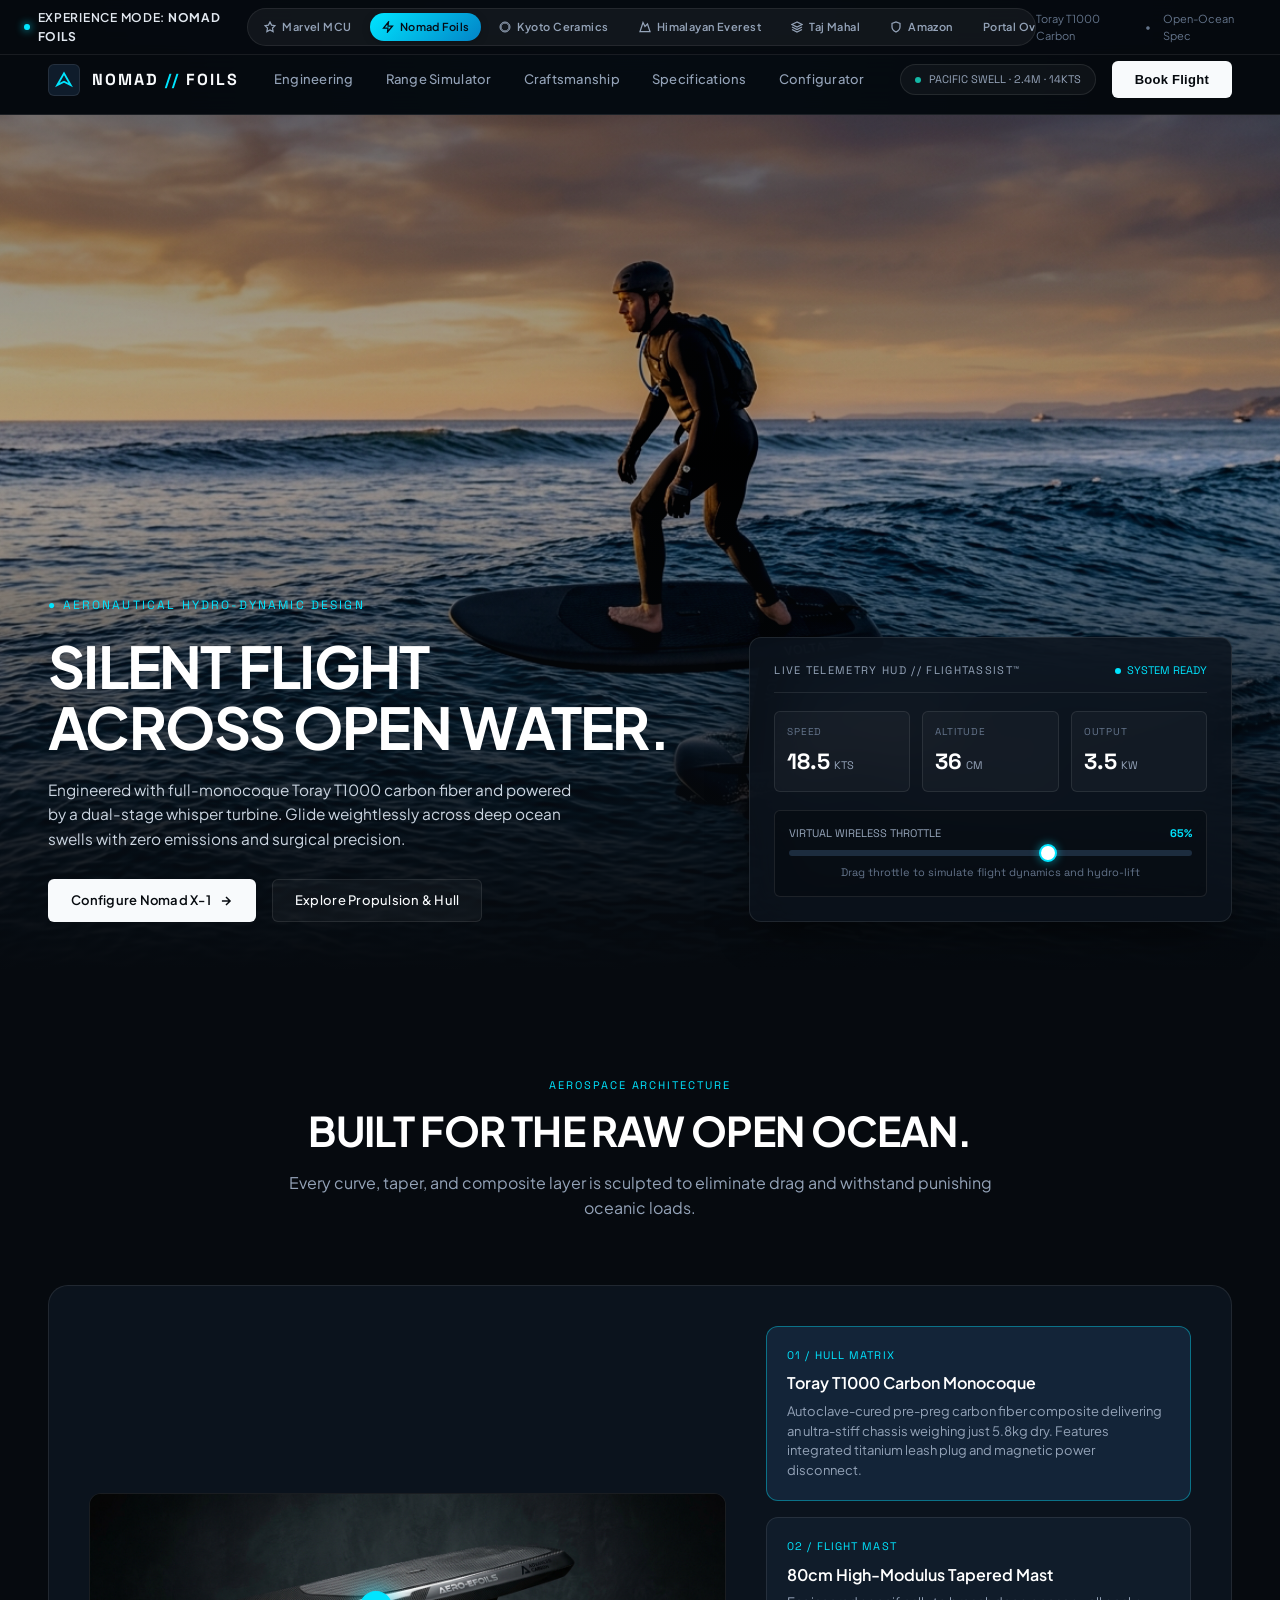
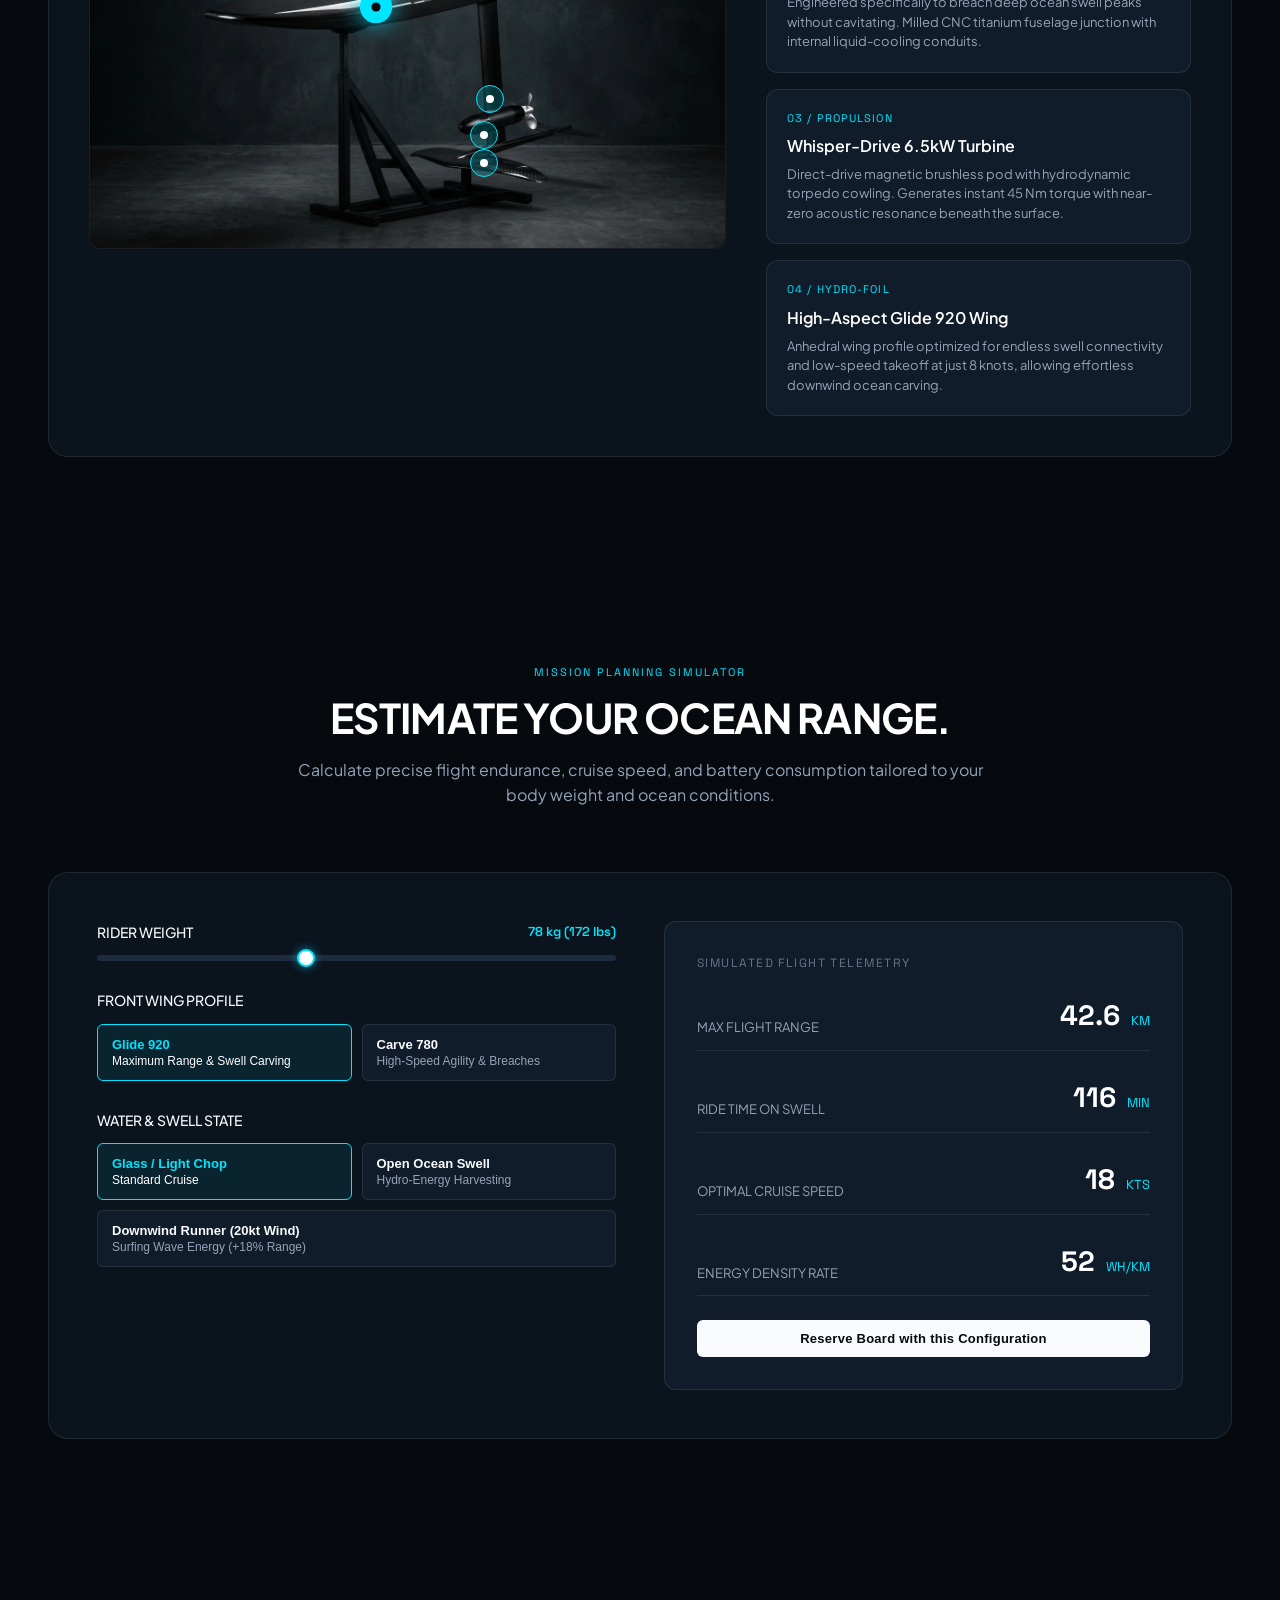
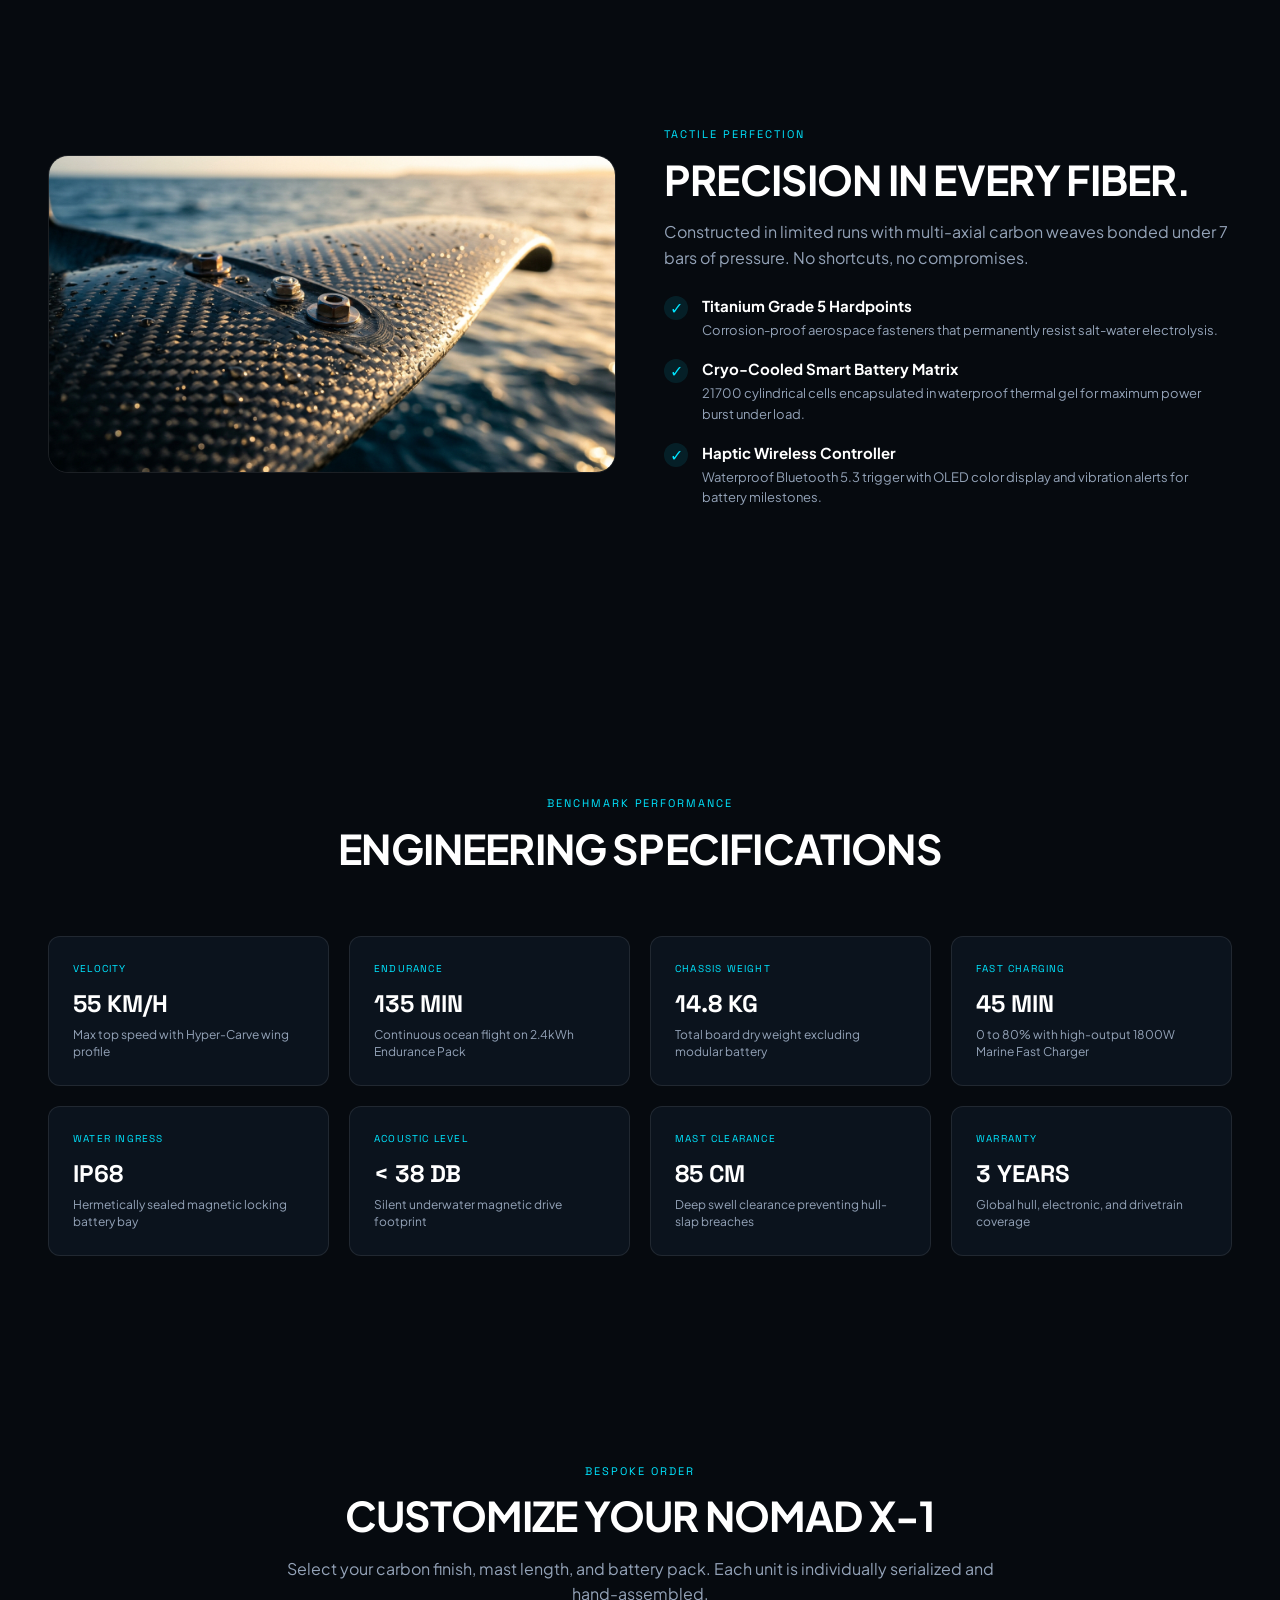
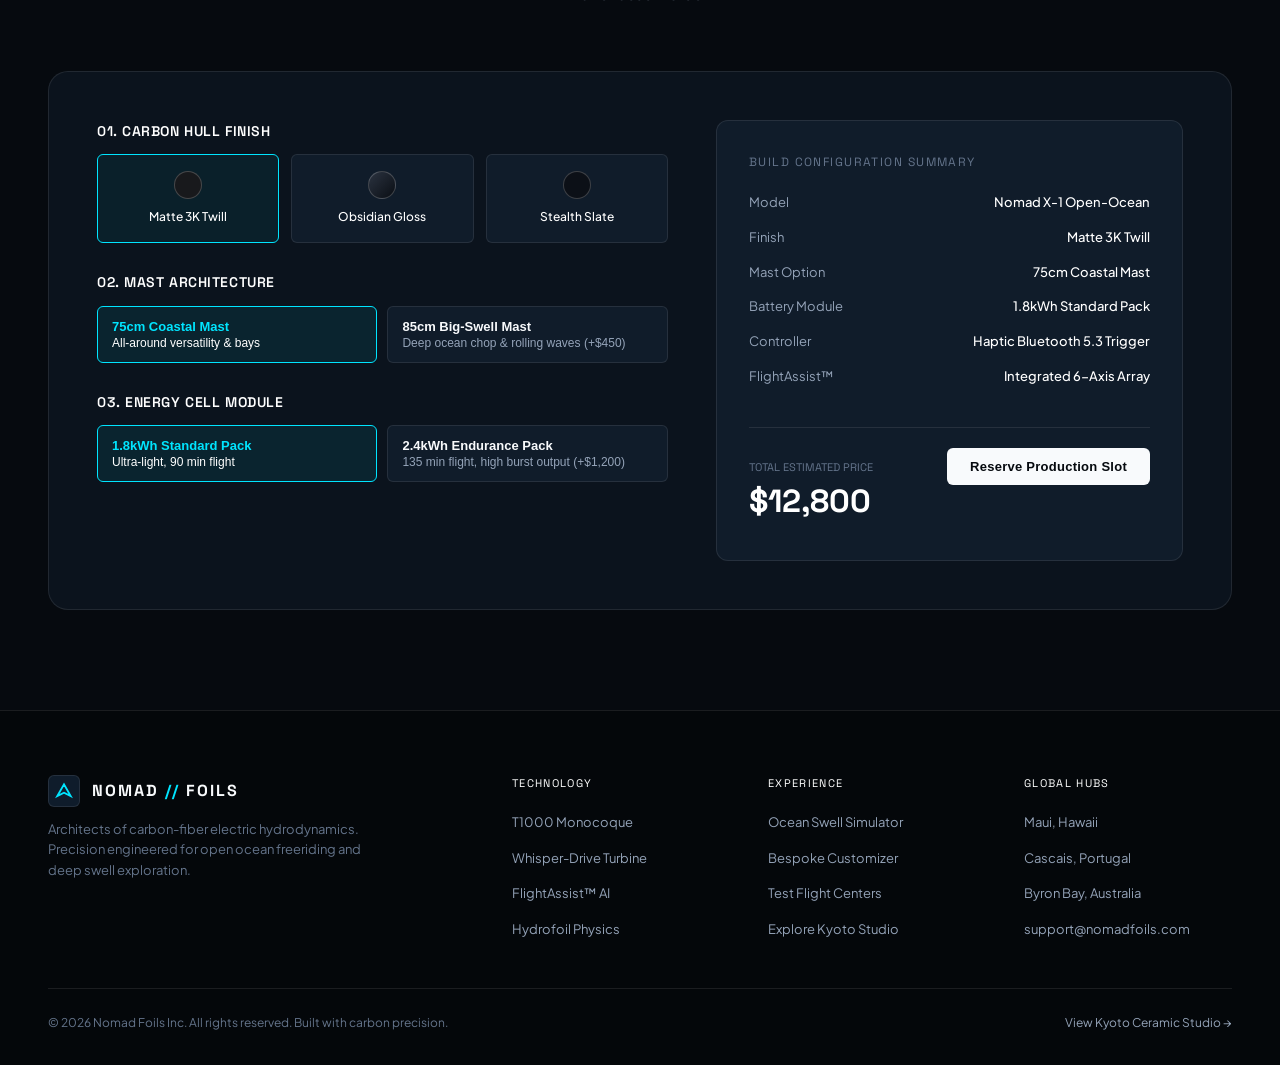
<file: nomad.html>
<!DOCTYPE html>
<html lang="en">
<head>
  <meta charset="UTF-8">
  <meta name="viewport" content="width=device-width, initial-scale=1.0">
  <meta name="description" content="Nomad Foils designs aerospace-grade electric carbon-fiber hydrofoil boards engineered for silent open-ocean riding, big swell carving, and limitless aquatic flight.">
  <title>NOMAD FOILS // Electric Carbon-Fiber Hydrofoils for Open Ocean Riding</title>
  
  <link rel="stylesheet" href="css/common.css">
  <link rel="stylesheet" href="css/nomad.css">
</head>
<body class="nomad-theme">

  <!-- Global Project Switcher Bar -->
  <header class="project-switcher-bar">
    <div class="switcher-brand-tag">
      <span class="indicator-dot"></span>
      <span>Experience Mode: <strong>Nomad Foils</strong></span>
    </div>
    <div class="switcher-nav-pills">
      <a href="marvel.html" class="switcher-pill">
        <svg width="12" height="12" viewBox="0 0 24 24" fill="none" stroke="currentColor" stroke-width="2.5"><polygon points="12 2 15.09 8.26 22 9.27 17 14.14 18.18 21.02 12 17.77 5.82 21.02 7 14.14 2 9.27 8.91 8.26 12 2"/></svg>
        Marvel MCU
      </a>
      <a href="nomad.html" class="switcher-pill active nomad">
        <svg width="12" height="12" viewBox="0 0 24 24" fill="none" stroke="currentColor" stroke-width="2.5"><polygon points="13 2 3 14 12 14 11 22 21 10 12 10 13 2"/></svg>
        Nomad Foils
      </a>
      <a href="kyoto.html" class="switcher-pill">
        <svg width="12" height="12" viewBox="0 0 24 24" fill="none" stroke="currentColor" stroke-width="2"><path d="M12 2C6.48 2 2 6.48 2 12s4.48 10 10 10 10-4.48 10-10S17.52 2 12 2zm0 18c-4.41 0-8-3.59-8-8s3.59-8 8-8 8 3.59 8 8-3.59 8-8 8z"/></svg>
        Kyoto Ceramics
      </a>
      <a href="everest.html" class="switcher-pill">
        <svg width="12" height="12" viewBox="0 0 24 24" fill="none" stroke="currentColor" stroke-width="2.5"><path d="M8 3l4 8 5-5 5 15H2L8 3z"/></svg>
        Himalayan Everest
      </a>
      <a href="tajmahal.html" class="switcher-pill">
        <svg width="12" height="12" viewBox="0 0 24 24" fill="none" stroke="currentColor" stroke-width="2.5"><path d="M12 2L2 7l10 5 10-5-10-5zM2 17l10 5 10-5M2 12l10 5 10-5"/></svg>
        Taj Mahal
      </a>
      <a href="amazon.html" class="switcher-pill">
        <svg width="12" height="12" viewBox="0 0 24 24" fill="none" stroke="currentColor" stroke-width="2.5"><path d="M12 22s8-4 8-10V5l-8-3-8 3v7c0 6 8 10 8 10z"/></svg>
        Amazon
      </a>
      <a href="index.html" class="switcher-pill">
        Portal Overview
      </a>
    </div>
    <div class="switcher-status">
      <span>Toray T1000 Carbon</span>
      <span>•</span>
      <span>Open-Ocean Spec</span>
    </div>
  </header>

  <!-- Nomad Foils Header -->
  <nav class="nomad-header">
    <a href="nomad.html" class="nomad-brand">
      <div class="brand-symbol">
        <svg viewBox="0 0 24 24" fill="none" stroke="currentColor" stroke-width="2.2">
          <path d="M4 18L12 4L20 18L12 14L4 18Z"/>
        </svg>
      </div>
      <div class="brand-text">NOMAD <span>//</span> FOILS</div>
    </a>

    <div class="nomad-nav">
      <a href="#engineering">Engineering</a>
      <a href="#simulator">Range Simulator</a>
      <a href="#craftsmanship">Craftsmanship</a>
      <a href="#specs">Specifications</a>
      <a href="#configurator">Configurator</a>
    </div>

    <div class="header-actions">
      <div class="ocean-telemetry-badge">
        <span class="wave-pulse"></span>
        <span>PACIFIC SWELL · 2.4M · 14KTS</span>
      </div>
      <button class="btn-primary-nomad js-open-reserve-modal">
        Book Flight
      </button>
    </div>
  </nav>

  <!-- Hero Section -->
  <header class="nomad-hero">
    <div class="hero-background-media">
      <img src="assets/images/nomad_hero_ocean.jpg" alt="Nomad Electric Carbon-Fiber Hydrofoil surfing open ocean swell">
    </div>
    <div class="hero-gradient-overlay"></div>

    <div class="hero-content-wrapper">
      <div class="hero-text-block">
        <div class="hero-eyebrow">
          <span>● AERONAUTICAL HYDRO-DYNAMIC DESIGN</span>
        </div>
        <h1 class="hero-title">
          SILENT FLIGHT<br>ACROSS OPEN WATER.
        </h1>
        <p class="hero-description">
          Engineered with full-monocoque Toray T1000 carbon fiber and powered by a dual-stage whisper turbine. Glide weightlessly across deep ocean swells with zero emissions and surgical precision.
        </p>
        <div class="hero-cta-row">
          <a href="#configurator" class="btn-primary-nomad">
            Configure Nomad X-1
            <svg width="14" height="14" viewBox="0 0 24 24" fill="none" stroke="currentColor" stroke-width="2.5"><path d="M5 12h14M12 5l7 7-7 7"/></svg>
          </a>
          <a href="#engineering" class="btn-outline-nomad">
            Explore Propulsion & Hull
          </a>
        </div>
      </div>

      <!-- Live Flight Telemetry HUD Widget -->
      <div class="hero-hud-card" id="flightHud">
        <div class="hud-header">
          <div class="hud-title">LIVE TELEMETRY HUD // FLIGHTASSIST™</div>
          <div class="hud-status-indicator">SYSTEM READY</div>
        </div>

        <div class="hud-telemetry-grid">
          <div class="hud-metric-box">
            <div class="hud-metric-label">SPEED</div>
            <div class="hud-metric-val" id="hudSpeed">18.5 <span>KTS</span></div>
          </div>
          <div class="hud-metric-box">
            <div class="hud-metric-label">ALTITUDE</div>
            <div class="hud-metric-val" id="hudAltitude">52 <span>CM</span></div>
          </div>
          <div class="hud-metric-box">
            <div class="hud-metric-label">OUTPUT</div>
            <div class="hud-metric-val" id="hudPower">3.2 <span>KW</span></div>
          </div>
        </div>

        <div class="hud-throttle-control">
          <div class="throttle-label-row">
            <span>VIRTUAL WIRELESS THROTTLE</span>
            <span id="hudThrottlePercent">65%</span>
          </div>
          <input type="range" min="0" max="100" value="65" class="hud-range-slider" id="hudThrottleSlider" aria-label="Virtual Throttle Control">
          <div class="hud-note">Drag throttle to simulate flight dynamics and hydro-lift</div>
        </div>
      </div>
    </div>
  </header>

  <!-- Engineering & Anatomy Section -->
  <section class="nomad-section" id="engineering">
    <div class="section-header-centered">
      <span class="section-eyebrow">AEROSPACE ARCHITECTURE</span>
      <h2 class="section-title">BUILT FOR THE RAW OPEN OCEAN.</h2>
      <p class="section-subtitle">
        Every curve, taper, and composite layer is sculpted to eliminate drag and withstand punishing oceanic loads.
      </p>
    </div>

    <div class="anatomy-container">
      <div class="anatomy-visual-frame">
        <img src="assets/images/nomad_board_studio.jpg" alt="Nomad Foils carbon fiber hydrofoil studio anatomy view">
        
        <!-- Interactive Hotspots -->
        <button class="hotspot-point hotspot-deck active" data-target="deck" title="Monocoque Carbon Hull"></button>
        <button class="hotspot-point hotspot-mast" data-target="mast" title="High-Modulus Carbon Mast"></button>
        <button class="hotspot-point hotspot-motor" data-target="motor" title="Whisper-Drive Propulsion"></button>
        <button class="hotspot-point hotspot-wing" data-target="wing" title="Anhedral Front Wing"></button>
      </div>

      <div class="anatomy-details-list">
        <div class="anatomy-detail-card active" data-id="deck">
          <div class="card-step-num">01 / HULL MATRIX</div>
          <h3 class="card-heading">Toray T1000 Carbon Monocoque</h3>
          <p class="card-body-text">
            Autoclave-cured pre-preg carbon fiber composite delivering an ultra-stiff chassis weighing just 5.8kg dry. Features integrated titanium leash plug and magnetic power disconnect.
          </p>
        </div>

        <div class="anatomy-detail-card" data-id="mast">
          <div class="card-step-num">02 / FLIGHT MAST</div>
          <h3 class="card-heading">80cm High-Modulus Tapered Mast</h3>
          <p class="card-body-text">
            Engineered specifically to breach deep ocean swell peaks without cavitating. Milled CNC titanium fuselage junction with internal liquid-cooling conduits.
          </p>
        </div>

        <div class="anatomy-detail-card" data-id="motor">
          <div class="card-step-num">03 / PROPULSION</div>
          <h3 class="card-heading">Whisper-Drive 6.5kW Turbine</h3>
          <p class="card-body-text">
            Direct-drive magnetic brushless pod with hydrodynamic torpedo cowling. Generates instant 45 Nm torque with near-zero acoustic resonance beneath the surface.
          </p>
        </div>

        <div class="anatomy-detail-card" data-id="wing">
          <div class="card-step-num">04 / HYDRO-FOIL</div>
          <h3 class="card-heading">High-Aspect Glide 920 Wing</h3>
          <p class="card-body-text">
            Anhedral wing profile optimized for endless swell connectivity and low-speed takeoff at just 8 knots, allowing effortless downwind ocean carving.
          </p>
        </div>
      </div>
    </div>
  </section>

  <!-- Interactive Flight Range & Swell Simulator -->
  <section class="nomad-section" id="simulator">
    <div class="section-header-centered">
      <span class="section-eyebrow">MISSION PLANNING SIMULATOR</span>
      <h2 class="section-title">ESTIMATE YOUR OCEAN RANGE.</h2>
      <p class="section-subtitle">
        Calculate precise flight endurance, cruise speed, and battery consumption tailored to your body weight and ocean conditions.
      </p>
    </div>

    <div class="simulator-box">
      <div class="calc-controls-col">
        
        <!-- Weight Slider -->
        <div class="calc-control-group">
          <div class="calc-label-row">
            <span>RIDER WEIGHT</span>
            <span class="calc-value-badge" id="riderWeightDisplay">78 kg (172 lbs)</span>
          </div>
          <input type="range" min="50" max="120" value="78" class="hud-range-slider" id="riderWeightSlider" aria-label="Rider Weight Slider">
        </div>

        <!-- Wing Profile Selector -->
        <div class="calc-control-group">
          <div class="calc-label-row">
            <span>FRONT WING PROFILE</span>
          </div>
          <div class="button-selection-group">
            <button class="calc-toggle-btn active" data-calc-wing="glide">
              <strong>Glide 920</strong>
              Maximum Range & Swell Carving
            </button>
            <button class="calc-toggle-btn" data-calc-wing="carve">
              <strong>Carve 780</strong>
              High-Speed Agility & Breaches
            </button>
          </div>
        </div>

        <!-- Swell Condition Selector -->
        <div class="calc-control-group">
          <div class="calc-label-row">
            <span>WATER & SWELL STATE</span>
          </div>
          <div class="button-selection-group">
            <button class="calc-toggle-btn active" data-calc-swell="calm">
              <strong>Glass / Light Chop</strong>
              Standard Cruise
            </button>
            <button class="calc-toggle-btn" data-calc-swell="swell">
              <strong>Open Ocean Swell</strong>
              Hydro-Energy Harvesting
            </button>
            <button class="calc-toggle-btn" data-calc-swell="downwind" style="grid-column: span 2;">
              <strong>Downwind Runner (20kt Wind)</strong>
              Surfing Wave Energy (+18% Range)
            </button>
          </div>
        </div>

      </div>

      <!-- Realtime Calculated Results -->
      <div class="calc-results-col">
        <div>
          <div class="results-top-title">SIMULATED FLIGHT TELEMETRY</div>
          <div class="results-metrics-stack">
            <div class="large-result-item">
              <span class="result-name">MAX FLIGHT RANGE</span>
              <div class="result-number" id="calcResultRange">42.5 <span>KM</span></div>
            </div>
            <div class="large-result-item">
              <span class="result-name">RIDE TIME ON SWELL</span>
              <div class="result-number" id="calcResultTime">116 <span>MIN</span></div>
            </div>
            <div class="large-result-item">
              <span class="result-name">OPTIMAL CRUISE SPEED</span>
              <div class="result-number" id="calcResultCruise">19 <span>KTS</span></div>
            </div>
            <div class="large-result-item">
              <span class="result-name">ENERGY DENSITY RATE</span>
              <div class="result-number" id="calcResultEfficiency">52 <span>WH/KM</span></div>
            </div>
          </div>
        </div>

        <div style="margin-top: 24px;">
          <button class="btn-primary-nomad js-open-reserve-modal" style="width: 100%;">
            Reserve Board with this Configuration
          </button>
        </div>
      </div>
    </div>
  </section>

  <!-- Split Feature Focus: Carbon Craftsmanship -->
  <section class="nomad-section" id="craftsmanship">
    <div class="split-feature-section">
      <div class="split-feature-image">
        <img src="assets/images/nomad_carbon_detail.jpg" alt="Macro detail of 3K carbon fiber weave and titanium hardware">
      </div>
      <div>
        <span class="section-eyebrow">TACTILE PERFECTION</span>
        <h2 class="section-title">PRECISION IN EVERY FIBER.</h2>
        <p class="section-subtitle">
          Constructed in limited runs with multi-axial carbon weaves bonded under 7 bars of pressure. No shortcuts, no compromises.
        </p>

        <div class="feature-pill-list">
          <div class="feature-pill-item">
            <div class="feature-pill-icon">✓</div>
            <div class="feature-pill-text">
              <h4>Titanium Grade 5 Hardpoints</h4>
              <p>Corrosion-proof aerospace fasteners that permanently resist salt-water electrolysis.</p>
            </div>
          </div>

          <div class="feature-pill-item">
            <div class="feature-pill-icon">✓</div>
            <div class="feature-pill-text">
              <h4>Cryo-Cooled Smart Battery Matrix</h4>
              <p>21700 cylindrical cells encapsulated in waterproof thermal gel for maximum power burst under load.</p>
            </div>
          </div>

          <div class="feature-pill-item">
            <div class="feature-pill-icon">✓</div>
            <div class="feature-pill-text">
              <h4>Haptic Wireless Controller</h4>
              <p>Waterproof Bluetooth 5.3 trigger with OLED color display and vibration alerts for battery milestones.</p>
            </div>
          </div>
        </div>
      </div>
    </div>
  </section>

  <!-- Technical Specification Matrix -->
  <section class="nomad-section" id="specs">
    <div class="section-header-centered">
      <span class="section-eyebrow">BENCHMARK PERFORMANCE</span>
      <h2 class="section-title">ENGINEERING SPECIFICATIONS</h2>
    </div>

    <div class="spec-grid">
      <div class="spec-item-box">
        <div class="spec-category">VELOCITY</div>
        <div class="spec-val-big">55 KM/H</div>
        <div class="spec-caption">Max top speed with Hyper-Carve wing profile</div>
      </div>

      <div class="spec-item-box">
        <div class="spec-category">ENDURANCE</div>
        <div class="spec-val-big">135 MIN</div>
        <div class="spec-caption">Continuous ocean flight on 2.4kWh Endurance Pack</div>
      </div>

      <div class="spec-item-box">
        <div class="spec-category">CHASSIS WEIGHT</div>
        <div class="spec-val-big">14.8 KG</div>
        <div class="spec-caption">Total board dry weight excluding modular battery</div>
      </div>

      <div class="spec-item-box">
        <div class="spec-category">FAST CHARGING</div>
        <div class="spec-val-big">45 MIN</div>
        <div class="spec-caption">0 to 80% with high-output 1800W Marine Fast Charger</div>
      </div>

      <div class="spec-item-box">
        <div class="spec-category">WATER INGRESS</div>
        <div class="spec-val-big">IP68</div>
        <div class="spec-caption">Hermetically sealed magnetic locking battery bay</div>
      </div>

      <div class="spec-item-box">
        <div class="spec-category">ACOUSTIC LEVEL</div>
        <div class="spec-val-big">&lt; 38 DB</div>
        <div class="spec-caption">Silent underwater magnetic drive footprint</div>
      </div>

      <div class="spec-item-box">
        <div class="spec-category">MAST CLEARANCE</div>
        <div class="spec-val-big">85 CM</div>
        <div class="spec-caption">Deep swell clearance preventing hull-slap breaches</div>
      </div>

      <div class="spec-item-box">
        <div class="spec-category">WARRANTY</div>
        <div class="spec-val-big">3 YEARS</div>
        <div class="spec-caption">Global hull, electronic, and drivetrain coverage</div>
      </div>
    </div>
  </section>

  <!-- Interactive Board Configurator -->
  <section class="nomad-section" id="configurator">
    <div class="section-header-centered">
      <span class="section-eyebrow">BESPOKE ORDER</span>
      <h2 class="section-title">CUSTOMIZE YOUR NOMAD X-1</h2>
      <p class="section-subtitle">
        Select your carbon finish, mast length, and battery pack. Each unit is individually serialized and hand-assembled.
      </p>
    </div>

    <div class="configurator-wrapper">
      <div class="config-options-column">
        
        <!-- Finish Option -->
        <div>
          <div class="config-section-title">01. CARBON HULL FINISH</div>
          <div class="finish-selection-row">
            <div class="finish-option-card active">
              <div class="finish-swatch swatch-matte"></div>
              <div class="finish-name">Matte 3K Twill</div>
            </div>
            <div class="finish-option-card">
              <div class="finish-swatch swatch-gloss"></div>
              <div class="finish-name">Obsidian Gloss</div>
            </div>
            <div class="finish-option-card">
              <div class="finish-swatch swatch-stealth"></div>
              <div class="finish-name">Stealth Slate</div>
            </div>
          </div>
        </div>

        <!-- Mast Length Option -->
        <div>
          <div class="config-section-title">02. MAST ARCHITECTURE</div>
          <div class="button-selection-group">
            <button class="calc-toggle-btn active" data-config-mast="75">
              <strong>75cm Coastal Mast</strong>
              All-around versatility & bays
            </button>
            <button class="calc-toggle-btn" data-config-mast="85">
              <strong>85cm Big-Swell Mast</strong>
              Deep ocean chop & rolling waves (+$450)
            </button>
          </div>
        </div>

        <!-- Battery Pack Option -->
        <div>
          <div class="config-section-title">03. ENERGY CELL MODULE</div>
          <div class="button-selection-group">
            <button class="calc-toggle-btn active" data-config-battery="1.8">
              <strong>1.8kWh Standard Pack</strong>
              Ultra-light, 90 min flight
            </button>
            <button class="calc-toggle-btn" data-config-battery="2.4">
              <strong>2.4kWh Endurance Pack</strong>
              135 min flight, high burst output (+$1,200)
            </button>
          </div>
        </div>

      </div>

      <!-- Config Summary -->
      <div class="config-summary-card">
        <div>
          <div class="results-top-title">BUILD CONFIGURATION SUMMARY</div>
          
          <div class="summary-spec-list">
            <div class="summary-spec-row">
              <span>Model</span>
              <span>Nomad X-1 Open-Ocean</span>
            </div>
            <div class="summary-spec-row">
              <span>Finish</span>
              <span id="summaryFinish">Matte 3K Twill</span>
            </div>
            <div class="summary-spec-row">
              <span>Mast Option</span>
              <span id="summaryMast">75cm Coastal Mast</span>
            </div>
            <div class="summary-spec-row">
              <span>Battery Module</span>
              <span id="summaryBattery">1.8kWh Standard Pack</span>
            </div>
            <div class="summary-spec-row">
              <span>Controller</span>
              <span>Haptic Bluetooth 5.3 Trigger</span>
            </div>
            <div class="summary-spec-row">
              <span>FlightAssist™</span>
              <span>Integrated 6-Axis Array</span>
            </div>
          </div>
        </div>

        <div>
          <div class="config-price-row">
            <div>
              <div style="font-size: 11px; color: var(--text-muted); font-family: var(--font-mono);">TOTAL ESTIMATED PRICE</div>
              <div class="price-tag-big" id="summaryTotalPrice">$12,800</div>
            </div>
            <button class="btn-primary-nomad js-open-reserve-modal">
              Reserve Production Slot
            </button>
          </div>
        </div>
      </div>
    </div>
  </section>

  <!-- Reservation / Test Flight Modal Drawer -->
  <div class="nomad-modal-overlay" id="nomadModal">
    <div class="nomad-modal-card">
      <button class="modal-close-btn" id="closeNomadModal" aria-label="Close modal">✕</button>
      
      <div id="modalFormContainer">
        <span class="section-eyebrow">RESERVATION & TEST FLIGHT</span>
        <h3 style="font-size: 24px; color: #fff; margin: 8px 0 20px;">EXPERIENCE NOMAD IN THE OCEAN</h3>
        
        <form id="nomadReservationForm">
          <div class="modal-form-group">
            <label>Full Name</label>
            <input type="text" placeholder="e.g. Kai Lenny" required>
          </div>
          <div class="modal-form-group">
            <label>Email Address</label>
            <input type="email" placeholder="kai@oceanflight.com" required>
          </div>
          <div class="modal-form-group">
            <label>Preferred Ocean Flight Location</label>
            <select required>
              <option value="hawaii">Maui & Oahu, Hawaii</option>
              <option value="california">Santa Cruz & Newport, California</option>
              <option value="portugal">Cascais & Nazaré, Portugal</option>
              <option value="australia">Gold Coast & Byron Bay, Australia</option>
              <option value="private">Private Yacht / Global Delivery</option>
            </select>
          </div>
          <div class="modal-form-group">
            <label>Foiling Experience Level</label>
            <select>
              <option value="beginner">First Time E-Foiler</option>
              <option value="intermediate">Surfer / Kite / Wing Foiler</option>
              <option value="expert">Advanced Ocean Downwind Foiler</option>
            </select>
          </div>
          <button type="submit" class="btn-primary-nomad" style="width: 100%; margin-top: 10px;">
            Confirm Reservation Request
          </button>
        </form>
      </div>

      <div id="modalConfirmationMessage" style="display: none; text-align: center; padding: 24px 0;">
        <div style="width: 48px; height: 48px; border-radius: 50%; background: rgba(0, 229, 255, 0.15); color: #00e5ff; display: flex; align-items: center; justify-content: center; margin: 0 auto 16px; font-size: 24px;">✓</div>
        <h4 style="font-size: 20px; color: #fff; margin-bottom: 8px;">Reservation Received</h4>
        <p style="font-size: 14px; color: #94a3b8; line-height: 1.6;">
          Your flight concierge will contact you within 24 hours with ocean slot confirmation and board build timing.
        </p>
      </div>
    </div>
  </div>

  <!-- Nomad Footer -->
  <footer class="nomad-footer">
    <div class="footer-inner">
      <div class="footer-brand-col">
        <div class="nomad-brand">
          <div class="brand-symbol">
            <svg viewBox="0 0 24 24" fill="none" stroke="currentColor" stroke-width="2.2">
              <path d="M4 18L12 4L20 18L12 14L4 18Z"/>
            </svg>
          </div>
          <div class="brand-text">NOMAD <span>//</span> FOILS</div>
        </div>
        <p>
          Architects of carbon-fiber electric hydrodynamics. Precision engineered for open ocean freeriding and deep swell exploration.
        </p>
      </div>

      <div>
        <div class="footer-col-title">TECHNOLOGY</div>
        <ul class="footer-links-list">
          <li><a href="#engineering">T1000 Monocoque</a></li>
          <li><a href="#engineering">Whisper-Drive Turbine</a></li>
          <li><a href="#simulator">FlightAssist™ AI</a></li>
          <li><a href="#specs">Hydrofoil Physics</a></li>
        </ul>
      </div>

      <div>
        <div class="footer-col-title">EXPERIENCE</div>
        <ul class="footer-links-list">
          <li><a href="#simulator">Ocean Swell Simulator</a></li>
          <li><a href="#configurator">Bespoke Customizer</a></li>
          <li><a href="#" class="js-open-reserve-modal">Test Flight Centers</a></li>
          <li><a href="kyoto.html">Explore Kyoto Studio</a></li>
        </ul>
      </div>

      <div>
        <div class="footer-col-title">GLOBAL HUBS</div>
        <ul class="footer-links-list">
          <li><a href="#">Maui, Hawaii</a></li>
          <li><a href="#">Cascais, Portugal</a></li>
          <li><a href="#">Byron Bay, Australia</a></li>
          <li><a href="#">support@nomadfoils.com</a></li>
        </ul>
      </div>
    </div>

    <div class="footer-bottom-bar">
      <div>© 2026 Nomad Foils Inc. All rights reserved. Built with carbon precision.</div>
      <div>
        <a href="kyoto.html" style="color: #94a3b8; text-decoration: none; margin-left: 16px;">View Kyoto Ceramic Studio →</a>
      </div>
    </div>
  </footer>

  <script src="js/nomad.js"></script>
</body>
</html>
</file>
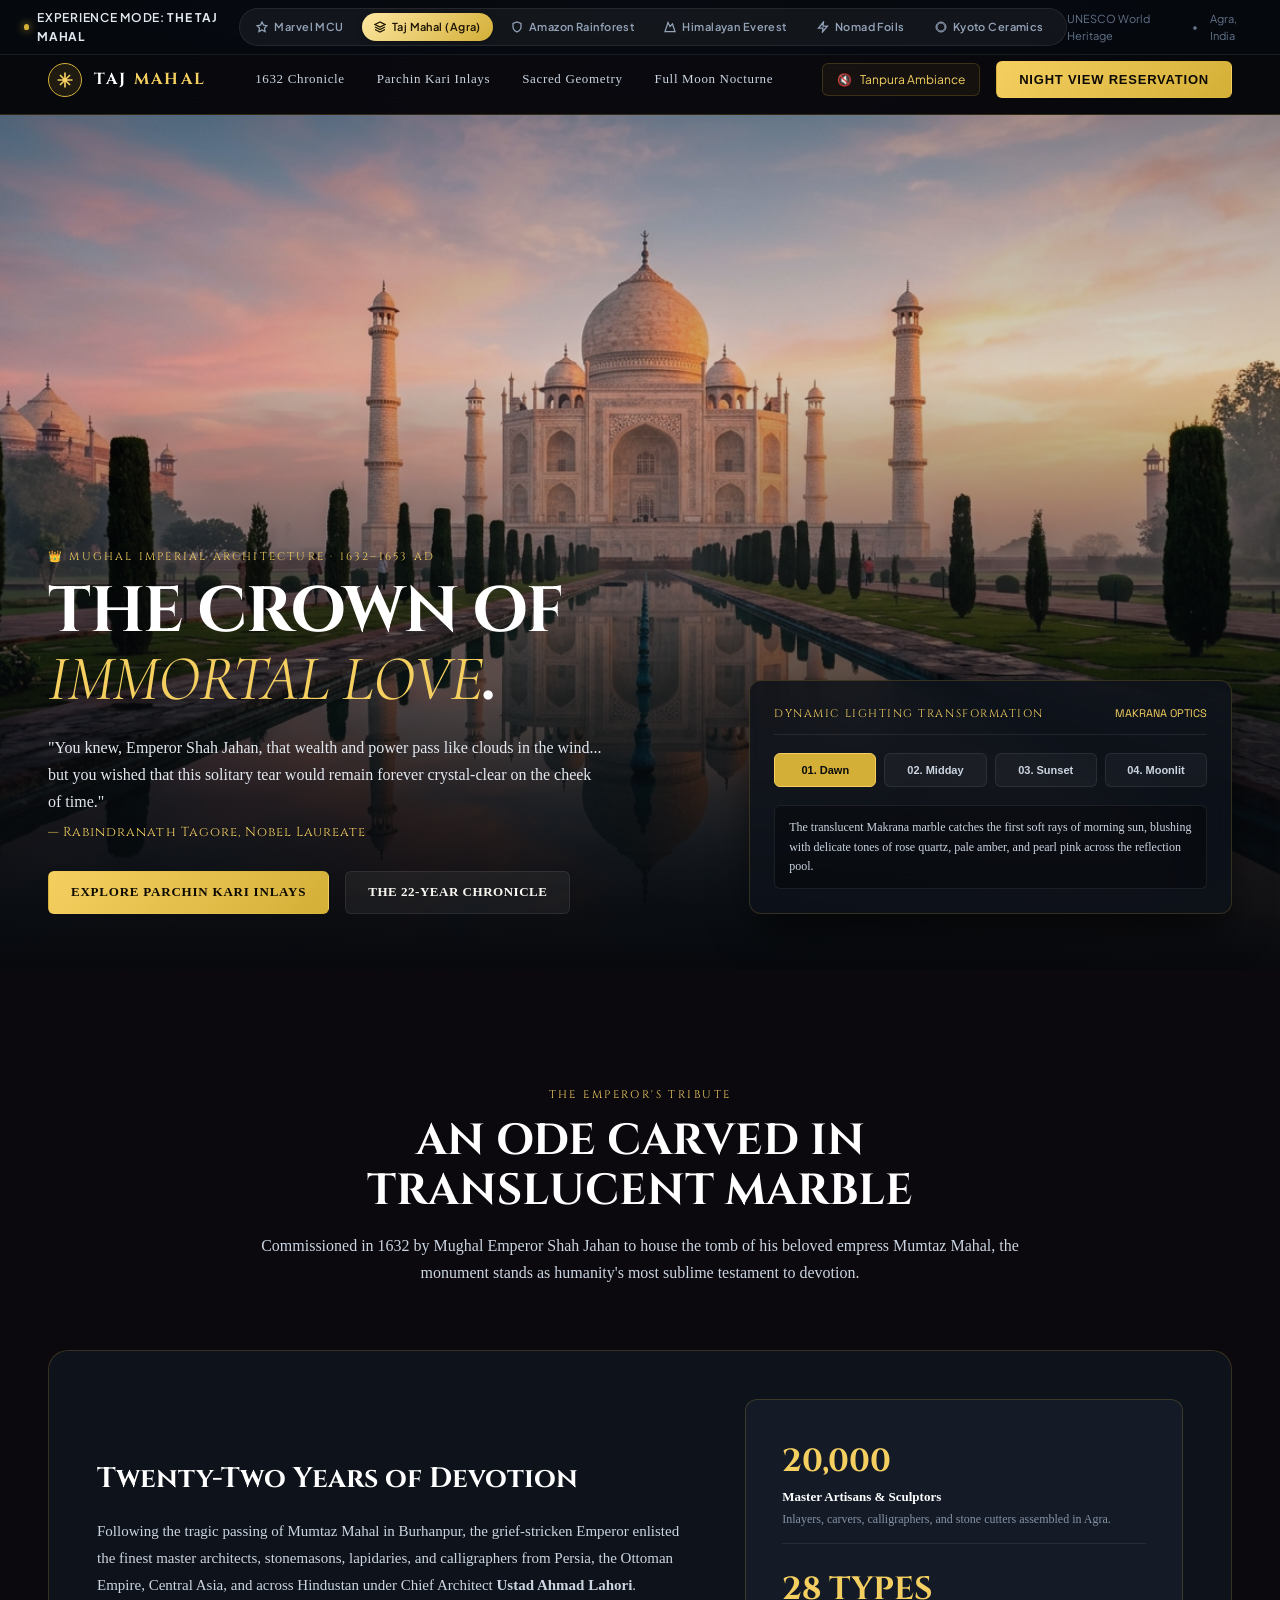
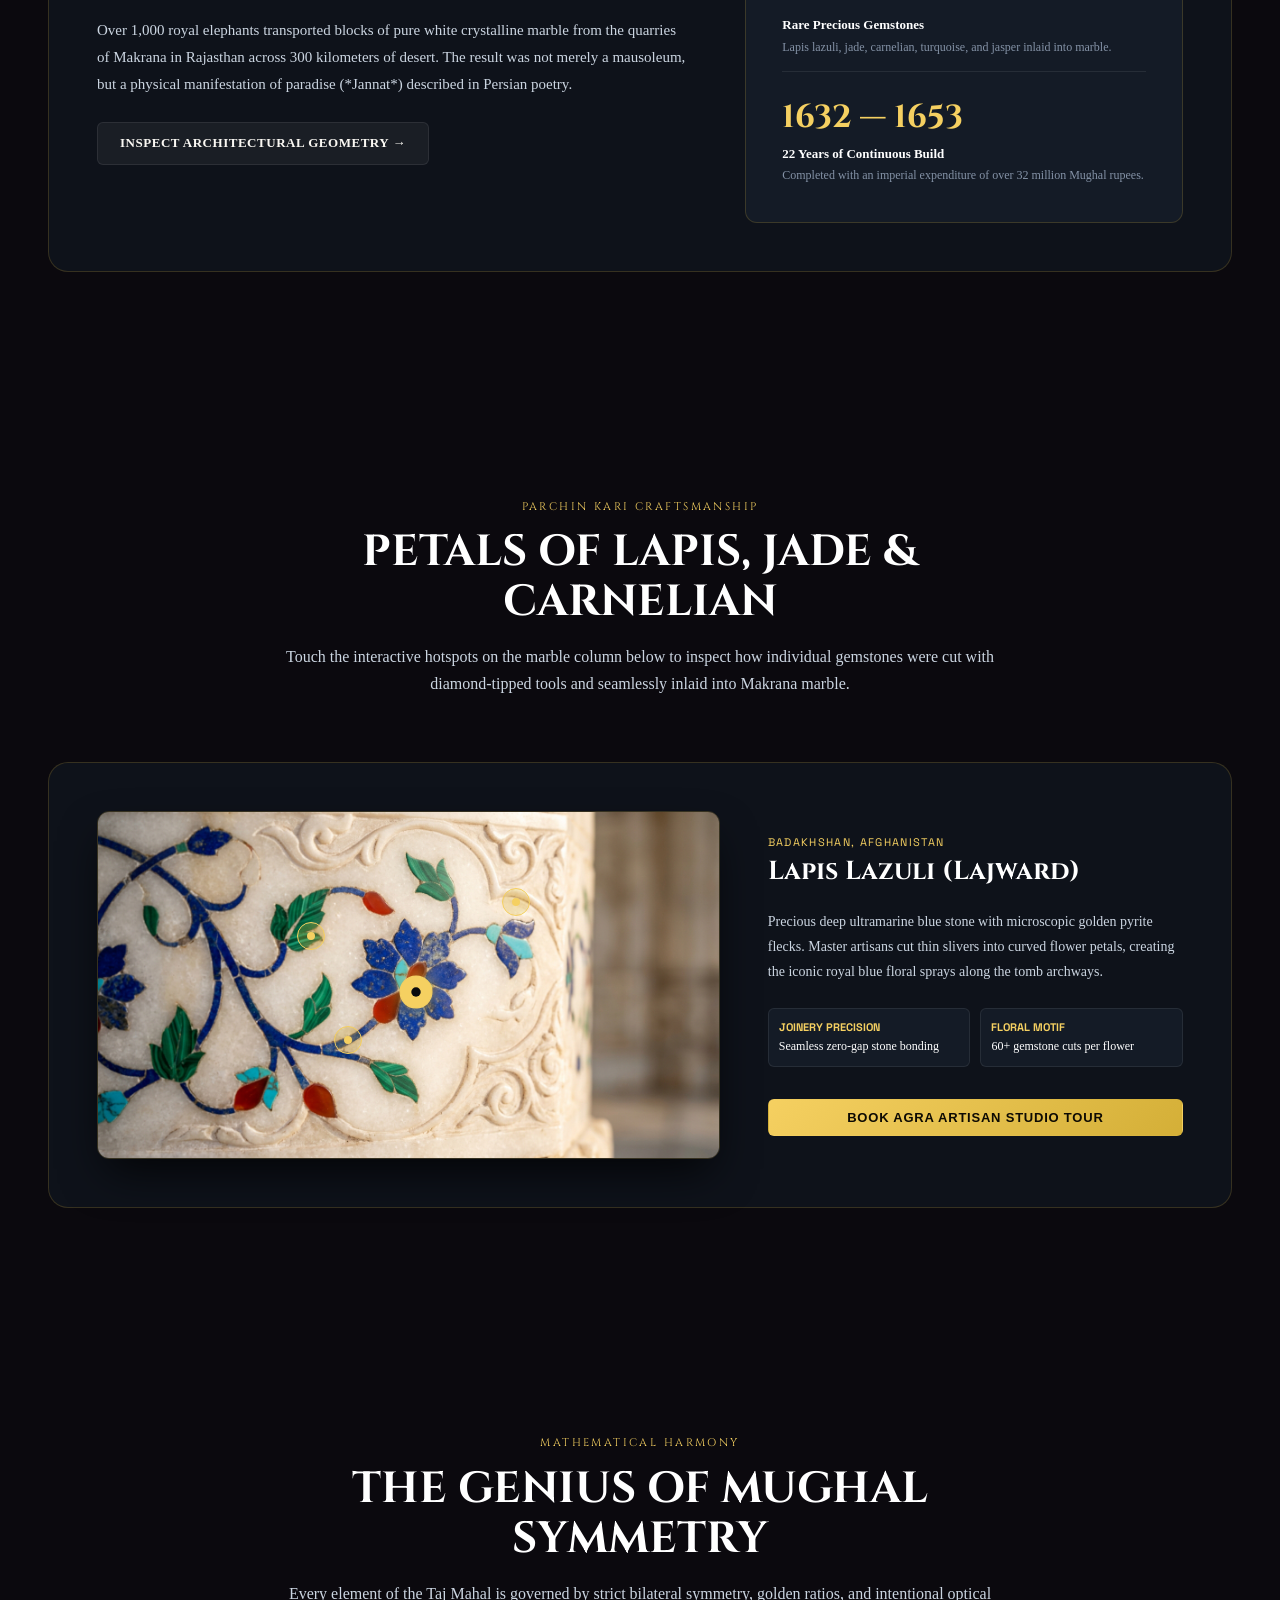
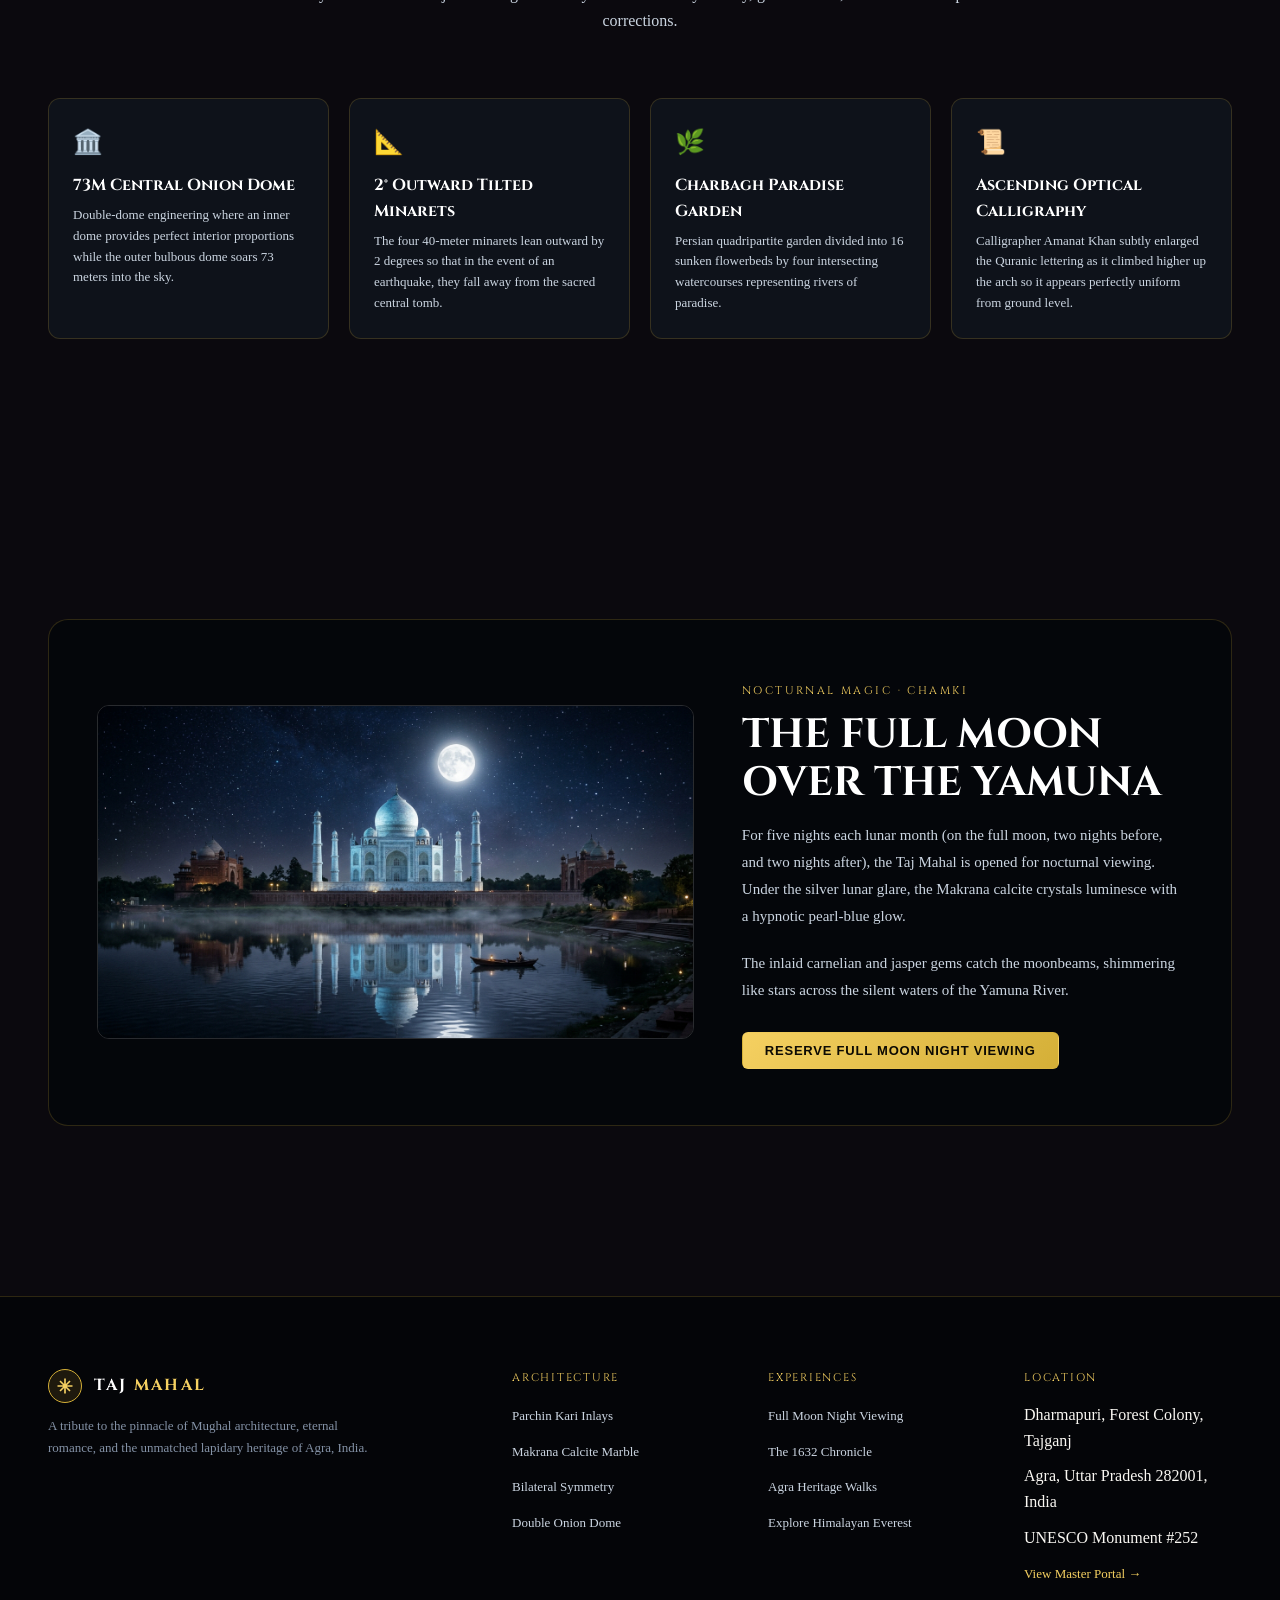
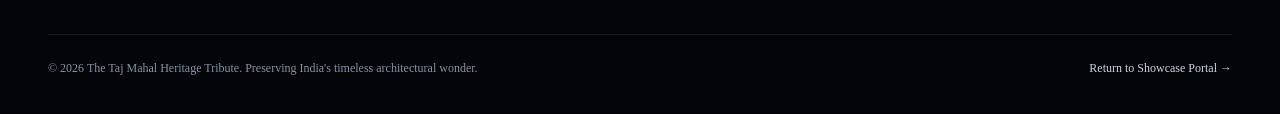
<file: tajmahal.html>
<!DOCTYPE html>
<html lang="en">
<head>
  <meta charset="UTF-8">
  <meta name="viewport" content="width=device-width, initial-scale=1.0">
  <meta name="description" content="The Taj Mahal in Agra, India — A cinematic tribute to the world's most iconic monument of eternal love, Mughal symmetry, and translucent Makrana white marble craftsmanship.">
  <title>THE TAJ MAHAL // Monument of Eternal Love & Mughal Architecture · Agra, India</title>
  
  <link rel="stylesheet" href="css/common.css">
  <link rel="stylesheet" href="css/tajmahal.css">
</head>
<body class="taj-theme light-dawn">

  <!-- Global Project Switcher Bar -->
  <header class="project-switcher-bar">
    <div class="switcher-brand-tag taj-active">
      <span class="indicator-dot"></span>
      <span>Experience Mode: <strong>The Taj Mahal</strong></span>
    </div>
    <div class="switcher-nav-pills">
      <a href="marvel.html" class="switcher-pill">
        <svg width="12" height="12" viewBox="0 0 24 24" fill="none" stroke="currentColor" stroke-width="2.5"><polygon points="12 2 15.09 8.26 22 9.27 17 14.14 18.18 21.02 12 17.77 5.82 21.02 7 14.14 2 9.27 8.91 8.26 12 2"/></svg>
        Marvel MCU
      </a>
      <a href="tajmahal.html" class="switcher-pill active taj">
        <svg width="12" height="12" viewBox="0 0 24 24" fill="none" stroke="currentColor" stroke-width="2.5"><path d="M12 2L2 7l10 5 10-5-10-5zM2 17l10 5 10-5M2 12l10 5 10-5"/></svg>
        Taj Mahal (Agra)
      </a>
      <a href="amazon.html" class="switcher-pill">
        <svg width="12" height="12" viewBox="0 0 24 24" fill="none" stroke="currentColor" stroke-width="2.5"><path d="M12 22s8-4 8-10V5l-8-3-8 3v7c0 6 8 10 8 10z"/></svg>
        Amazon Rainforest
      </a>
      <a href="everest.html" class="switcher-pill">
        <svg width="12" height="12" viewBox="0 0 24 24" fill="none" stroke="currentColor" stroke-width="2.5"><path d="M8 3l4 8 5-5 5 15H2L8 3z"/></svg>
        Himalayan Everest
      </a>
      <a href="nomad.html" class="switcher-pill">
        <svg width="12" height="12" viewBox="0 0 24 24" fill="none" stroke="currentColor" stroke-width="2.5"><polygon points="13 2 3 14 12 14 11 22 21 10 12 10 13 2"/></svg>
        Nomad Foils
      </a>
      <a href="kyoto.html" class="switcher-pill">
        <svg width="12" height="12" viewBox="0 0 24 24" fill="none" stroke="currentColor" stroke-width="2"><path d="M12 2C6.48 2 2 6.48 2 12s4.48 10 10 10 10-4.48 10-10S17.52 2 12 2zm0 18c-4.41 0-8-3.59-8-8s3.59-8 8-8 8 3.59 8 8-3.59 8-8 8z"/></svg>
        Kyoto Ceramics
      </a>
      <a href="index.html" class="switcher-pill">
        Portal Overview
      </a>
    </div>
    <div class="switcher-status">
      <span>UNESCO World Heritage</span>
      <span>•</span>
      <span>Agra, India</span>
    </div>
  </header>

  <!-- Taj Mahal Navigation Header -->
  <nav class="taj-header">
    <a href="tajmahal.html" class="taj-brand">
      <div class="taj-emblem-icon">
        <svg viewBox="0 0 24 24" fill="none" stroke="currentColor" stroke-width="2">
          <path d="M12 3v18M3 12h18M6 6l12 12M6 18L18 6"/>
        </svg>
      </div>
      <div class="taj-brand-title">TAJ <span>MAHAL</span></div>
    </a>

    <div class="taj-nav">
      <a href="#chronicle">1632 Chronicle</a>
      <a href="#pietradura">Parchin Kari Inlays</a>
      <a href="#geometry">Sacred Geometry</a>
      <a href="#moonlight">Full Moon Nocturne</a>
    </div>

    <div class="taj-actions">
      <button class="tanpura-audio-btn" id="tanpuraAudioToggle" aria-label="Toggle Tanpura classical drone soundscape">
        <span>🔇</span> Tanpura Ambiance
      </button>
      <button class="btn-primary-taj js-open-taj-modal">
        Night View Reservation
      </button>
    </div>
  </nav>

  <!-- Hero Section with Time-of-Day Lighting Mode -->
  <header class="taj-hero">
    <div class="taj-hero-bg">
      <img src="assets/images/taj_hero_sunrise.jpg" alt="Taj Mahal at sunrise reflected in central lotus pool in Agra India" id="tajHeroImg">
    </div>
    <div class="taj-hero-overlay"></div>

    <div class="taj-hero-content">
      <div>
        <div class="taj-eyebrow-tag">
          <span>👑 MUGHAL IMPERIAL ARCHITECTURE · 1632–1653 AD</span>
        </div>
        <h1 class="taj-hero-title">
          THE CROWN OF<br><em>IMMORTAL LOVE</em>.
        </h1>
        <blockquote class="taj-hero-quote">
          "You knew, Emperor Shah Jahan, that wealth and power pass like clouds in the wind... but you wished that this solitary tear would remain forever crystal-clear on the cheek of time."
          <span>— Rabindranath Tagore, Nobel Laureate</span>
        </blockquote>
        <div style="display: flex; align-items: center; gap: 16px;">
          <a href="#pietradura" class="btn-primary-taj">
            Explore Parchin Kari Inlays
          </a>
          <a href="#chronicle" class="btn-secondary-taj">
            The 22-Year Chronicle
          </a>
        </div>
      </div>

      <!-- Time of Day Lighting Mode Widget -->
      <div class="time-of-day-card">
        <div class="time-card-header">
          <span class="time-card-title">DYNAMIC LIGHTING TRANSFORMATION</span>
          <span style="font-size: 11px; color: var(--t-gold-bright); font-family: var(--font-mono);">MAKRANA OPTICS</span>
        </div>

        <div class="time-button-grid">
          <button class="time-light-btn active" data-time="dawn">01. Dawn</button>
          <button class="time-light-btn" data-time="noon">02. Midday</button>
          <button class="time-light-btn" data-time="sunset">03. Sunset</button>
          <button class="time-light-btn" data-time="night">04. Moonlit</button>
        </div>

        <div class="time-light-desc" id="timeLightDesc">
          The translucent Makrana marble catches the first soft rays of morning sun, blushing with delicate tones of rose quartz, pale amber, and pearl pink across the reflection pool.
        </div>
      </div>
    </div>
  </header>

  <!-- 1632 Chronicle & Imperial Love Section -->
  <section class="taj-section" id="chronicle">
    <div class="taj-section-header">
      <span class="taj-eyebrow">THE EMPEROR'S TRIBUTE</span>
      <h2 class="taj-title">AN ODE CARVED IN TRANSLUCENT MARBLE</h2>
      <p class="taj-subtitle">
        Commissioned in 1632 by Mughal Emperor Shah Jahan to house the tomb of his beloved empress Mumtaz Mahal, the monument stands as humanity's most sublime testament to devotion.
      </p>
    </div>

    <div class="chronicle-grid">
      <div class="chronicle-text">
        <h3>Twenty-Two Years of Devotion</h3>
        <p>
          Following the tragic passing of Mumtaz Mahal in Burhanpur, the grief-stricken Emperor enlisted the finest master architects, stonemasons, lapidaries, and calligraphers from Persia, the Ottoman Empire, Central Asia, and across Hindustan under Chief Architect <strong>Ustad Ahmad Lahori</strong>.
        </p>
        <p>
          Over 1,000 royal elephants transported blocks of pure white crystalline marble from the quarries of Makrana in Rajasthan across 300 kilometers of desert. The result was not merely a mausoleum, but a physical manifestation of paradise (*Jannat*) described in Persian poetry.
        </p>
        <div style="margin-top: 24px;">
          <a href="#geometry" class="btn-secondary-taj">
            Inspect Architectural Geometry →
          </a>
        </div>
      </div>

      <div class="chronicle-stats-card">
        <div class="chronicle-stat-item">
          <div class="chronicle-stat-num">20,000</div>
          <div class="chronicle-stat-label">Master Artisans & Sculptors</div>
          <div class="chronicle-stat-desc">Inlayers, carvers, calligraphers, and stone cutters assembled in Agra.</div>
        </div>

        <div class="chronicle-stat-item">
          <div class="chronicle-stat-num">28 TYPES</div>
          <div class="chronicle-stat-label">Rare Precious Gemstones</div>
          <div class="chronicle-stat-desc">Lapis lazuli, jade, carnelian, turquoise, and jasper inlaid into marble.</div>
        </div>

        <div>
          <div class="chronicle-stat-num">1632 — 1653</div>
          <div class="chronicle-stat-label">22 Years of Continuous Build</div>
          <div class="chronicle-stat-desc">Completed with an imperial expenditure of over 32 million Mughal rupees.</div>
        </div>
      </div>
    </div>
  </section>

  <!-- Interactive Pietra Dura Gemstone Loupe -->
  <section class="taj-section" id="pietradura">
    <div class="taj-section-header">
      <span class="taj-eyebrow">PARCHIN KARI CRAFTSMANSHIP</span>
      <h2 class="taj-title">PETALS OF LAPIS, JADE & CARNELIAN</h2>
      <p class="taj-subtitle">
        Touch the interactive hotspots on the marble column below to inspect how individual gemstones were cut with diamond-tipped tools and seamlessly inlaid into Makrana marble.
      </p>
    </div>

    <div class="pietra-dura-container">
      <!-- Interactive Media Frame with Hotspots -->
      <div class="pietra-media-frame">
        <img src="assets/images/taj_pietra_dura_macro.jpg" alt="Macro detail of Mughal Pietra Dura gemstone inlays in translucent white Makrana marble">
        
        <!-- Gemstone Hotspots -->
        <button class="gem-hotspot gem-spot-lapis active" data-gem="lapis" title="Lapis Lazuli Petals"></button>
        <button class="gem-hotspot gem-spot-malachite" data-gem="malachite" title="Malachite Foliage"></button>
        <button class="gem-hotspot gem-spot-carnelian" data-gem="carnelian" title="Carnelian Buds"></button>
        <button class="gem-hotspot gem-spot-marble" data-gem="marble" title="Translucent Makrana Marble"></button>
      </div>

      <!-- Gemstone Explorer Panel -->
      <div class="gemstone-info-panel">
        <div>
          <div class="gem-origin-badge" id="gemOriginBadge">BADAKHSHAN, AFGHANISTAN</div>
          <h3 class="gem-name-heading" id="gemNameHeading">Lapis Lazuli (Lajward)</h3>
        </div>

        <p class="gem-desc-p" id="gemDescP">
          Precious deep ultramarine blue stone with microscopic golden pyrite flecks. Master artisans cut thin slivers into curved flower petals, creating the iconic royal blue floral sprays along the tomb archways.
        </p>

        <div class="gem-types-row">
          <div class="gem-chip">
            <strong>JOINERY PRECISION</strong>
            Seamless zero-gap stone bonding
          </div>
          <div class="gem-chip">
            <strong>FLORAL MOTIF</strong>
            60+ gemstone cuts per flower
          </div>
        </div>

        <div style="margin-top: 16px;">
          <button class="btn-primary-taj js-open-taj-modal" style="width: 100%;">
            Book Agra Artisan Studio Tour
          </button>
        </div>
      </div>
    </div>
  </section>

  <!-- Sacred Geometry & Optical Symmetry -->
  <section class="taj-section" id="geometry">
    <div class="taj-section-header">
      <span class="taj-eyebrow">MATHEMATICAL HARMONY</span>
      <h2 class="taj-title">THE GENIUS OF MUGHAL SYMMETRY</h2>
      <p class="taj-subtitle">
        Every element of the Taj Mahal is governed by strict bilateral symmetry, golden ratios, and intentional optical corrections.
      </p>
    </div>

    <div class="architecture-grid">
      <div class="arch-card">
        <div class="arch-icon">🏛️</div>
        <h3 class="arch-card-title">73M Central Onion Dome</h3>
        <p class="arch-card-desc">
          Double-dome engineering where an inner dome provides perfect interior proportions while the outer bulbous dome soars 73 meters into the sky.
        </p>
      </div>

      <div class="arch-card">
        <div class="arch-icon">📐</div>
        <h3 class="arch-card-title">2° Outward Tilted Minarets</h3>
        <p class="arch-card-desc">
          The four 40-meter minarets lean outward by 2 degrees so that in the event of an earthquake, they fall away from the sacred central tomb.
        </p>
      </div>

      <div class="arch-card">
        <div class="arch-icon">🌿</div>
        <h3 class="arch-card-title">Charbagh Paradise Garden</h3>
        <p class="arch-card-desc">
          Persian quadripartite garden divided into 16 sunken flowerbeds by four intersecting watercourses representing rivers of paradise.
        </p>
      </div>

      <div class="arch-card">
        <div class="arch-icon">📜</div>
        <h3 class="arch-card-title">Ascending Optical Calligraphy</h3>
        <p class="arch-card-desc">
          Calligrapher Amanat Khan subtly enlarged the Quranic lettering as it climbed higher up the arch so it appears perfectly uniform from ground level.
        </p>
      </div>
    </div>
  </section>

  <!-- Full Moon Night Viewing Section -->
  <section class="taj-section" id="moonlight">
    <div class="moonlight-section-wrapper">
      <div class="moonlight-media-frame">
        <img src="assets/images/taj_night_moonlight.jpg" alt="Taj Mahal glowing under full silver moon reflected across the tranquil Yamuna river">
      </div>

      <div>
        <span class="taj-eyebrow">NOCTURNAL MAGIC · CHAMKI</span>
        <h2 class="taj-title" style="font-size: clamp(28px, 3.2vw, 42px);">THE FULL MOON OVER THE YAMUNA</h2>
        <p style="font-size: 15px; line-height: 1.8; color: var(--t-text-secondary); margin-bottom: 20px; font-weight: 300;">
          For five nights each lunar month (on the full moon, two nights before, and two nights after), the Taj Mahal is opened for nocturnal viewing. Under the silver lunar glare, the Makrana calcite crystals luminesce with a hypnotic pearl-blue glow.
        </p>
        <p style="font-size: 15px; line-height: 1.8; color: var(--t-text-secondary); margin-bottom: 28px; font-weight: 300;">
          The inlaid carnelian and jasper gems catch the moonbeams, shimmering like stars across the silent waters of the Yamuna River.
        </p>

        <button class="btn-primary-taj js-open-taj-modal">
          Reserve Full Moon Night Viewing
        </button>
      </div>
    </div>
  </section>

  <!-- Full Moon Reservation / Heritage Walk Modal -->
  <div class="taj-modal-overlay" id="tajModal">
    <div class="taj-modal-card">
      <button class="taj-modal-close" id="closeTajModal" aria-label="Close modal">✕</button>
      
      <span class="taj-eyebrow">HERITAGE EXPERIENCE & NIGHT VIEWING</span>
      <h3 style="font-family: var(--font-cinzel); font-size: 24px; color: #fff; margin: 8px 0 20px;">Experience the Taj Mahal</h3>
      
      <form id="tajInquiryForm">
        <div class="taj-form-group">
          <label>Full Name</label>
          <input type="text" placeholder="e.g. Eleanor Vance" required>
        </div>
        <div class="taj-form-group">
          <label>Email Address</label>
          <input type="email" placeholder="eleanor@heritage-voyage.com" required>
        </div>
        <div class="taj-form-group">
          <label>Selected Heritage Experience</label>
          <select required>
            <option value="fullmoon">Exclusive Full Moon Night Viewing (Chamki Experience)</option>
            <option value="sunrise">Private Sunrise Photography & Heritage Walk</option>
            <option value="pietradura">Mughal Parchin Kari Masterclass in Agra</option>
            <option value="vip">Full VIP Guided Architectural Expedition</option>
          </select>
        </div>
        <div class="taj-form-group">
          <label>Preferred Visit Date / Special Request</label>
          <textarea rows="3" placeholder="Specify date or full-moon lunar calendar preference..."></textarea>
        </div>
        <button type="submit" class="btn-primary-taj" style="width: 100%; margin-top: 10px;">
          Submit Heritage Reservation
        </button>
      </form>

      <div id="tajConfirmMsg" style="display: none; text-align: center; padding: 24px 0;">
        <div style="width: 48px; height: 48px; border-radius: 50%; background: rgba(212, 175, 55, 0.15); color: #d4af37; display: flex; align-items: center; justify-content: center; margin: 0 auto 16px; font-size: 24px;">🏛️</div>
        <h4 style="font-family: var(--font-cinzel); font-size: 22px; color: #fff; margin-bottom: 8px;">Reservation Received</h4>
        <p style="font-size: 14px; color: #cbd5e1; line-height: 1.7;">
          Our Agra heritage concierge will review your preferred date and contact you with ASI night viewing permits and itinerary details within 24 hours.
        </p>
      </div>
    </div>
  </div>

  <!-- Taj Mahal Footer -->
  <footer class="taj-footer">
    <div class="taj-footer-inner">
      <div class="taj-footer-brand">
        <div class="taj-brand">
          <div class="taj-emblem-icon">
            <svg viewBox="0 0 24 24" fill="none" stroke="currentColor" stroke-width="2">
              <path d="M12 3v18M3 12h18M6 6l12 12M6 18L18 6"/>
            </svg>
          </div>
          <div class="taj-brand-title">TAJ <span>MAHAL</span></div>
        </div>
        <p>
          A tribute to the pinnacle of Mughal architecture, eternal romance, and the unmatched lapidary heritage of Agra, India.
        </p>
      </div>

      <div>
        <div class="taj-footer-col-title">ARCHITECTURE</div>
        <ul class="taj-footer-links">
          <li><a href="#pietradura">Parchin Kari Inlays</a></li>
          <li><a href="#geometry">Makrana Calcite Marble</a></li>
          <li><a href="#geometry">Bilateral Symmetry</a></li>
          <li><a href="#geometry">Double Onion Dome</a></li>
        </ul>
      </div>

      <div>
        <div class="taj-footer-col-title">EXPERIENCES</div>
        <ul class="taj-footer-links">
          <li><a href="#moonlight">Full Moon Night Viewing</a></li>
          <li><a href="#chronicle">The 1632 Chronicle</a></li>
          <li><a href="#" class="js-open-taj-modal">Agra Heritage Walks</a></li>
          <li><a href="everest.html">Explore Himalayan Everest</a></li>
        </ul>
      </div>

      <div>
        <div class="taj-footer-col-title">LOCATION</div>
        <ul class="taj-footer-links">
          <li>Dharmapuri, Forest Colony, Tajganj</li>
          <li>Agra, Uttar Pradesh 282001, India</li>
          <li>UNESCO Monument #252</li>
          <li><a href="index.html" style="color: var(--t-gold-bright);">View Master Portal →</a></li>
        </ul>
      </div>
    </div>

    <div class="taj-footer-bottom">
      <div>© 2026 The Taj Mahal Heritage Tribute. Preserving India's timeless architectural wonder.</div>
      <div>
        <a href="index.html" style="color: #cbd5e1; text-decoration: none;">Return to Showcase Portal →</a>
      </div>
    </div>
  </footer>

  <script src="js/tajmahal.js"></script>
</body>
</html>
</file>
<file: css/common.css>
/* Common Design Tokens & Switcher Bar */
@import url('https://fonts.googleapis.com/css2?family=Cinzel:wght@400;600;700;800&family=Cormorant+Garamond:ital,wght@0,300;0,400;0,600;1,400&family=Plus+Jakarta+Sans:wght@300;400;500;600;700&family=Space+Grotesk:wght@300;400;500;600;700&family=Noto+Serif+JP:wght@300;400;600&family=Syne:wght@500;700;800&display=swap');

*, *::before, *::after {
  box-sizing: border-box;
  margin: 0;
  padding: 0;
}

html {
  scroll-behavior: smooth;
  -webkit-font-smoothing: antialiased;
  -moz-osx-font-smoothing: grayscale;
}

body {
  line-height: 1.6;
  overflow-x: hidden;
}

/* Global Top Experience Switcher */
.project-switcher-bar {
  position: fixed;
  top: 0;
  left: 0;
  width: 100%;
  z-index: 9999;
  display: flex;
  align-items: center;
  justify-content: space-between;
  padding: 8px 24px;
  background: rgba(6, 10, 15, 0.94);
  backdrop-filter: blur(16px);
  -webkit-backdrop-filter: blur(16px);
  border-bottom: 1px solid rgba(255, 255, 255, 0.08);
  font-family: 'Plus Jakarta Sans', sans-serif;
  font-size: 12px;
  color: #a0aec0;
}

.switcher-brand-tag {
  display: flex;
  align-items: center;
  gap: 8px;
  font-weight: 600;
  letter-spacing: 0.06em;
  text-transform: uppercase;
  color: #e2e8f0;
}

.switcher-brand-tag .indicator-dot {
  width: 6px;
  height: 6px;
  border-radius: 50%;
  background: #00e5ff;
  box-shadow: 0 0 8px #00e5ff;
}

.switcher-brand-tag.kyoto-active .indicator-dot {
  background: #b46244;
  box-shadow: 0 0 8px #b46244;
}

.switcher-brand-tag.everest-active .indicator-dot {
  background: #f59e0b;
  box-shadow: 0 0 8px #f59e0b;
}

.switcher-brand-tag.taj-active .indicator-dot {
  background: #d4af37;
  box-shadow: 0 0 8px #d4af37;
}

.switcher-brand-tag.amazon-active .indicator-dot {
  background: #10b981;
  box-shadow: 0 0 8px #10b981;
}

.switcher-brand-tag.marvel-active .indicator-dot {
  background: #e62429;
  box-shadow: 0 0 8px #e62429;
}

.switcher-nav-pills {
  display: flex;
  align-items: center;
  gap: 6px;
  background: rgba(255, 255, 255, 0.05);
  padding: 4px;
  border-radius: 20px;
  border: 1px solid rgba(255, 255, 255, 0.08);
  overflow-x: auto;
  max-width: 82vw;
}

.switcher-pill {
  display: inline-flex;
  align-items: center;
  gap: 6px;
  padding: 5px 12px;
  border-radius: 16px;
  font-size: 11px;
  font-weight: 600;
  letter-spacing: 0.04em;
  text-decoration: none;
  color: #94a3b8;
  transition: all 0.25s ease;
  white-space: nowrap;
}

.switcher-pill:hover {
  color: #ffffff;
  background: rgba(255, 255, 255, 0.08);
}

.switcher-pill.active {
  background: #ffffff;
  color: #0f172a;
  box-shadow: 0 2px 8px rgba(0, 0, 0, 0.2);
}

.switcher-pill.active.nomad {
  background: linear-gradient(135deg, #00e5ff, #0284c7);
  color: #050b14;
}

.switcher-pill.active.kyoto {
  background: linear-gradient(135deg, #d4a373, #b46244);
  color: #1a1614;
}

.switcher-pill.active.everest {
  background: linear-gradient(135deg, #fbbf24, #d97706);
  color: #0c0a09;
}

.switcher-pill.active.taj {
  background: linear-gradient(135deg, #fce7a2, #d4af37);
  color: #1c1404;
}

.switcher-pill.active.amazon {
  background: linear-gradient(135deg, #34d399, #059669);
  color: #022c19;
}

.switcher-pill.active.marvel {
  background: linear-gradient(135deg, #e62429, #b91c1c);
  color: #ffffff;
}

.switcher-status {
  display: flex;
  align-items: center;
  gap: 12px;
  font-size: 11px;
  color: #64748b;
}

@media (max-width: 1200px) {
  .switcher-status {
    display: none;
  }
}

@media (max-width: 768px) {
  .project-switcher-bar {
    padding: 6px 8px;
  }
  .switcher-brand-tag {
    display: none;
  }
  .switcher-nav-pills {
    max-width: 100%;
  }
  .switcher-pill {
    padding: 4px 8px;
    font-size: 10px;
  }
}
</file>
<file: css/amazon.css>
/* Amazon Rainforest — Cinematic Nature Documentary Stylesheet */
:root {
  --a-bg-dark: #040f09;
  --a-bg-surface: #0a1f14;
  --a-bg-card: #0f2d1d;
  --a-bio-green: #10b981;
  --a-bio-emerald: #34d399;
  --a-river-ochre: #d97706;
  --a-river-amber: #f59e0b;
  --a-mist-light: #e6f4ea;
  --a-text-primary: #f0fdf4;
  --a-text-secondary: #a7f3d0;
  --a-text-muted: #6ee7b7;
  --a-border-emerald: rgba(16, 185, 129, 0.25);
  --a-border-subtle: rgba(255, 255, 255, 0.08);
  --font-syne: 'Syne', sans-serif;
  --font-cinzel: 'Cinzel', serif;
  --font-sans: 'Plus Jakarta Sans', sans-serif;
  --font-mono: 'Space Grotesk', monospace;
  --a-radius-sm: 6px;
  --a-radius-md: 12px;
  --a-radius-lg: 20px;
  --a-shadow-jungle: 0 20px 45px -10px rgba(0, 0, 0, 0.85);
}

body.amazon-theme {
  background-color: var(--a-bg-dark);
  color: var(--a-text-primary);
  font-family: var(--a-sans);
  padding-top: 45px;
  background-image: 
    radial-gradient(ellipse at 50% 0%, rgba(16, 185, 129, 0.12), transparent 60%),
    radial-gradient(ellipse at 80% 50%, rgba(217, 119, 6, 0.08), transparent 50%),
    radial-gradient(ellipse at 20% 80%, rgba(5, 150, 105, 0.08), transparent 60%);
  background-attachment: fixed;
}

/* Header Navigation */
.amazon-header {
  position: sticky;
  top: 45px;
  width: 100%;
  z-index: 100;
  display: flex;
  align-items: center;
  justify-content: space-between;
  padding: 16px 48px;
  background: rgba(4, 15, 9, 0.9);
  backdrop-filter: blur(20px);
  -webkit-backdrop-filter: blur(20px);
  border-bottom: 1px solid var(--a-border-emerald);
}

.amazon-brand {
  display: flex;
  align-items: center;
  gap: 12px;
  text-decoration: none;
  color: var(--a-text-primary);
}

.amazon-leaf-icon {
  width: 34px;
  height: 34px;
  border-radius: var(--a-radius-sm);
  background: rgba(16, 185, 129, 0.15);
  border: 1px solid var(--a-bio-green);
  display: flex;
  align-items: center;
  justify-content: center;
  color: var(--a-bio-emerald);
}

.amazon-leaf-icon svg {
  width: 20px;
  height: 20px;
}

.amazon-brand-title {
  font-family: var(--font-syne);
  font-size: 16px;
  font-weight: 800;
  letter-spacing: 0.14em;
  color: #ffffff;
}

.amazon-brand-title span {
  color: var(--a-bio-emerald);
}

.amazon-nav {
  display: flex;
  align-items: center;
  gap: 32px;
}

.amazon-nav a {
  text-decoration: none;
  color: #a7f3d0;
  font-size: 13px;
  font-weight: 500;
  letter-spacing: 0.04em;
  transition: color 0.2s ease;
}

.amazon-nav a:hover {
  color: #ffffff;
}

.amazon-actions {
  display: flex;
  align-items: center;
  gap: 16px;
}

.rainforest-audio-btn {
  display: inline-flex;
  align-items: center;
  gap: 8px;
  padding: 8px 14px;
  background: rgba(16, 185, 129, 0.08);
  border: 1px solid var(--a-border-emerald);
  border-radius: var(--a-radius-sm);
  font-size: 12px;
  font-family: var(--font-mono);
  color: var(--a-bio-emerald);
  cursor: pointer;
  transition: all 0.25s ease;
}

.rainforest-audio-btn:hover {
  background: rgba(16, 185, 129, 0.18);
  color: #ffffff;
}

.rainforest-audio-btn.active {
  background: var(--a-bio-green);
  color: #022c19;
  font-weight: 700;
}

.btn-primary-amazon {
  display: inline-flex;
  align-items: center;
  justify-content: center;
  gap: 8px;
  padding: 10px 22px;
  background: linear-gradient(135deg, #34d399, #059669);
  color: #022c19;
  font-size: 13px;
  font-weight: 700;
  letter-spacing: 0.06em;
  text-transform: uppercase;
  border-radius: var(--a-radius-sm);
  text-decoration: none;
  border: 1px solid transparent;
  cursor: pointer;
  transition: all 0.25s ease;
}

.btn-primary-amazon:hover {
  background: linear-gradient(135deg, #6ee7b7, #10b981);
  box-shadow: 0 4px 20px rgba(16, 185, 129, 0.45);
  transform: translateY(-1px);
}

.btn-secondary-amazon {
  display: inline-flex;
  align-items: center;
  justify-content: center;
  gap: 8px;
  padding: 10px 22px;
  background: rgba(255, 255, 255, 0.05);
  color: var(--a-text-primary);
  font-size: 13px;
  font-weight: 600;
  letter-spacing: 0.04em;
  text-transform: uppercase;
  border-radius: var(--a-radius-sm);
  text-decoration: none;
  border: 1px solid var(--a-border-subtle);
  cursor: pointer;
  transition: all 0.25s ease;
}

.btn-secondary-amazon:hover {
  border-color: var(--a-bio-emerald);
  background: rgba(16, 185, 129, 0.1);
}

/* Hero Section */
.amazon-hero {
  position: relative;
  min-height: calc(100vh - 45px);
  display: flex;
  flex-direction: column;
  justify-content: flex-end;
  padding: 56px 48px;
  overflow: hidden;
}

.amazon-hero-bg {
  position: absolute;
  top: 0;
  left: 0;
  width: 100%;
  height: 100%;
  z-index: 1;
}

.amazon-hero-bg img {
  width: 100%;
  height: 100%;
  object-fit: cover;
  object-position: center 30%;
  filter: brightness(0.85) contrast(1.05);
}

.amazon-hero-overlay {
  position: absolute;
  top: 0;
  left: 0;
  width: 100%;
  height: 100%;
  z-index: 2;
  background: linear-gradient(
    180deg,
    rgba(4, 15, 9, 0.35) 0%,
    rgba(4, 15, 9, 0.15) 30%,
    rgba(4, 15, 9, 0.85) 80%,
    rgba(4, 15, 9, 1) 100%
  );
}

.amazon-hero-content {
  position: relative;
  z-index: 10;
  max-width: 1320px;
  margin: 0 auto;
  width: 100%;
  display: grid;
  grid-template-columns: 1.15fr 0.85fr;
  gap: 48px;
  align-items: flex-end;
}

.amazon-tag-row {
  display: flex;
  align-items: center;
  gap: 12px;
  font-family: var(--font-mono);
  font-size: 11px;
  letter-spacing: 0.2em;
  text-transform: uppercase;
  color: var(--a-bio-emerald);
  margin-bottom: 14px;
}

.amazon-tag-row .pulse-dot {
  width: 6px;
  height: 6px;
  border-radius: 50%;
  background: var(--a-bio-emerald);
  box-shadow: 0 0 8px var(--a-bio-emerald);
}

.amazon-hero-title {
  font-family: var(--font-syne);
  font-size: clamp(38px, 4.8vw, 68px);
  font-weight: 800;
  line-height: 1.05;
  letter-spacing: -0.02em;
  margin-bottom: 20px;
  color: #ffffff;
}

.amazon-hero-title span {
  color: var(--a-bio-emerald);
}

.amazon-hero-desc {
  font-size: 16px;
  line-height: 1.7;
  color: #d1fae5;
  max-width: 560px;
  margin-bottom: 28px;
  font-weight: 300;
}

/* Biosphere Live Telemetry Card */
.biosphere-hud-card {
  background: rgba(10, 31, 20, 0.85);
  backdrop-filter: blur(24px);
  -webkit-backdrop-filter: blur(24px);
  border: 1px solid var(--a-border-emerald);
  border-radius: var(--a-radius-md);
  padding: 28px;
  box-shadow: var(--a-shadow-jungle);
  display: flex;
  flex-direction: column;
  gap: 20px;
}

.hud-card-top {
  display: flex;
  justify-content: space-between;
  align-items: center;
  border-bottom: 1px solid var(--a-border-emerald);
  padding-bottom: 12px;
}

.hud-summit-label {
  font-family: var(--font-mono);
  font-size: 11px;
  letter-spacing: 0.14em;
  text-transform: uppercase;
  color: var(--a-bio-emerald);
}

.biosphere-metrics-grid {
  display: grid;
  grid-template-columns: repeat(3, 1fr);
  gap: 12px;
}

.bio-metric-item {
  background: rgba(255, 255, 255, 0.03);
  border: 1px solid var(--a-border-subtle);
  border-radius: var(--a-radius-sm);
  padding: 12px;
}

.bio-metric-label {
  font-family: var(--font-mono);
  font-size: 10px;
  color: #6ee7b7;
  letter-spacing: 0.08em;
  text-transform: uppercase;
  margin-bottom: 4px;
}

.bio-metric-val {
  font-family: var(--font-mono);
  font-size: 20px;
  font-weight: 700;
  color: #ffffff;
  display: flex;
  align-items: baseline;
  gap: 4px;
}

.bio-metric-val span {
  font-size: 11px;
  color: var(--a-bio-emerald);
}

.bio-alert-box {
  background: rgba(217, 119, 6, 0.15);
  border: 1px solid rgba(217, 119, 6, 0.35);
  border-radius: var(--a-radius-sm);
  padding: 12px 16px;
  font-size: 12px;
  color: #fde68a;
  line-height: 1.5;
  display: flex;
  align-items: center;
  gap: 10px;
}

/* General Sections */
.amazon-section {
  padding: 110px 48px;
  max-width: 1320px;
  margin: 0 auto;
}

.amazon-section-header {
  text-align: center;
  max-width: 760px;
  margin: 0 auto 64px;
}

.amazon-eyebrow {
  font-family: var(--font-mono);
  font-size: 11px;
  letter-spacing: 0.22em;
  text-transform: uppercase;
  color: var(--a-bio-emerald);
  margin-bottom: 12px;
  display: inline-block;
}

.amazon-title {
  font-family: var(--font-syne);
  font-size: clamp(28px, 3.4vw, 46px);
  font-weight: 800;
  line-height: 1.15;
  color: #ffffff;
  margin-bottom: 16px;
}

.amazon-subtitle {
  font-size: 16px;
  color: #a7f3d0;
  line-height: 1.7;
  font-weight: 300;
}

/* 4-Layer Vertical Canopy Elevator */
.canopy-elevator-container {
  background: var(--a-bg-surface);
  border: 1px solid var(--a-border-emerald);
  border-radius: var(--a-radius-lg);
  padding: 48px;
  display: grid;
  grid-template-columns: 1fr 1fr;
  gap: 48px;
}

.canopy-layer-controls {
  display: flex;
  flex-direction: column;
  gap: 16px;
}

.canopy-layer-btn {
  display: flex;
  align-items: center;
  justify-content: space-between;
  padding: 18px 20px;
  background: var(--a-bg-card);
  border: 1px solid var(--a-border-subtle);
  border-radius: var(--a-radius-sm);
  color: var(--a-text-primary);
  cursor: pointer;
  transition: all 0.25s ease;
  text-align: left;
}

.canopy-layer-btn:hover {
  background: #143d28;
  border-color: rgba(16, 185, 129, 0.4);
}

.canopy-layer-btn.active {
  border-color: var(--a-bio-emerald);
  background: rgba(16, 185, 129, 0.15);
}

.layer-btn-info strong {
  display: block;
  font-size: 15px;
  color: #ffffff;
  margin-bottom: 2px;
}

.canopy-layer-btn.active .layer-btn-info strong {
  color: var(--a-bio-emerald);
}

.layer-altitude-pill {
  font-family: var(--font-mono);
  font-size: 12px;
  font-weight: 700;
  color: #022c19;
  background: var(--a-bio-emerald);
  padding: 4px 10px;
  border-radius: 4px;
}

.canopy-details-display {
  background: var(--a-bg-card);
  border: 1px solid var(--a-border-emerald);
  border-radius: var(--a-radius-md);
  padding: 36px;
  display: flex;
  flex-direction: column;
  justify-content: space-between;
}

.canopy-layer-title {
  font-family: var(--font-syne);
  font-size: 26px;
  font-weight: 700;
  color: #ffffff;
  margin-bottom: 6px;
}

.canopy-layer-alt {
  font-family: var(--font-mono);
  font-size: 13px;
  color: var(--a-bio-emerald);
  letter-spacing: 0.08em;
  margin-bottom: 16px;
}

.canopy-layer-desc {
  font-size: 14px;
  line-height: 1.8;
  color: #d1fae5;
  margin-bottom: 24px;
  font-weight: 300;
}

.canopy-stats-row {
  display: grid;
  grid-template-columns: repeat(3, 1fr);
  gap: 12px;
  border-top: 1px solid var(--a-border-subtle);
  padding-top: 20px;
}

.canopy-stat-item {
  display: flex;
  flex-direction: column;
  gap: 4px;
}

.canopy-stat-label {
  font-family: var(--font-mono);
  font-size: 10px;
  text-transform: uppercase;
  color: #6ee7b7;
}

.canopy-stat-val {
  font-family: var(--font-mono);
  font-size: 18px;
  font-weight: 700;
  color: #ffffff;
}

/* Wildlife & Jaguar Spotlight Split */
.jaguar-spotlight-section {
  display: grid;
  grid-template-columns: 1.15fr 0.85fr;
  gap: 48px;
  align-items: center;
  background: var(--a-bg-surface);
  border: 1px solid var(--a-border-emerald);
  border-radius: var(--a-radius-lg);
  padding: 48px;
  margin: 60px 0;
}

.jaguar-media-frame {
  border-radius: var(--a-radius-md);
  overflow: hidden;
  border: 1px solid var(--a-border-emerald);
  box-shadow: var(--a-shadow-jungle);
}

.jaguar-media-frame img {
  width: 100%;
  height: 100%;
  object-fit: cover;
  display: block;
}

/* Wildlife & Biodiversity Grid */
.wildlife-grid {
  display: grid;
  grid-template-columns: repeat(4, 1fr);
  gap: 20px;
}

.wildlife-card {
  background: var(--a-bg-surface);
  border: 1px solid var(--a-border-emerald);
  border-radius: var(--a-radius-md);
  padding: 24px;
  cursor: pointer;
  transition: all 0.25s ease;
}

.wildlife-card:hover {
  transform: translateY(-4px);
  box-shadow: 0 12px 28px rgba(16, 185, 129, 0.2);
  background: var(--a-bg-card);
}

.wildlife-icon {
  font-size: 28px;
  margin-bottom: 12px;
}

.wildlife-species-name {
  font-family: var(--font-syne);
  font-size: 17px;
  font-weight: 700;
  color: #ffffff;
  margin-bottom: 2px;
}

.wildlife-latin {
  font-style: italic;
  font-size: 11px;
  color: var(--a-bio-emerald);
  margin-bottom: 10px;
}

.wildlife-bio-desc {
  font-size: 13px;
  color: #a7f3d0;
  line-height: 1.6;
  font-weight: 300;
}

/* Meeting of the Waters Section */
.river-mixer-container {
  background: var(--a-bg-surface);
  border: 1px solid var(--a-border-emerald);
  border-radius: var(--a-radius-lg);
  padding: 48px;
  margin: 60px 0;
  display: grid;
  grid-template-columns: 1fr 1fr;
  gap: 48px;
  align-items: center;
}

.river-media-frame {
  border-radius: var(--a-radius-md);
  overflow: hidden;
  border: 1px solid var(--a-border-emerald);
  box-shadow: var(--a-shadow-jungle);
}

.river-media-frame img {
  width: 100%;
  height: 100%;
  object-fit: cover;
  display: block;
}

.river-comparison-box {
  background: var(--a-bg-card);
  border: 1px solid var(--a-border-subtle);
  border-radius: var(--a-radius-md);
  padding: 24px;
  display: grid;
  grid-template-columns: 1fr 1fr;
  gap: 16px;
  margin-top: 20px;
}

.river-card {
  padding: 16px;
  border-radius: var(--a-radius-sm);
}

.river-rio-negro {
  background: rgba(10, 10, 15, 0.8);
  border: 1px solid rgba(255, 255, 255, 0.15);
}

.river-rio-solimoes {
  background: rgba(217, 119, 6, 0.15);
  border: 1px solid rgba(217, 119, 6, 0.4);
}

.river-name {
  font-family: var(--font-syne);
  font-size: 15px;
  font-weight: 700;
  color: #ffffff;
  margin-bottom: 4px;
}

.river-spec-list {
  font-size: 12px;
  color: #cbd5e1;
  display: flex;
  flex-direction: column;
  gap: 6px;
  margin-top: 8px;
}

/* Indigenous Guardianship Section */
.indigenous-split-grid {
  display: grid;
  grid-template-columns: 1.15fr 0.85fr;
  gap: 48px;
  align-items: center;
  background: var(--a-bg-surface);
  border: 1px solid var(--a-border-emerald);
  border-radius: var(--a-radius-lg);
  padding: 48px;
}

.indigenous-media-frame {
  border-radius: var(--a-radius-md);
  overflow: hidden;
  border: 1px solid var(--a-border-emerald);
  box-shadow: var(--a-shadow-jungle);
}

.indigenous-media-frame img {
  width: 100%;
  height: 100%;
  object-fit: cover;
  display: block;
}

/* Modal Drawer */
.amazon-modal-overlay {
  position: fixed;
  top: 0;
  left: 0;
  width: 100%;
  height: 100%;
  background: rgba(2, 10, 6, 0.88);
  backdrop-filter: blur(16px);
  z-index: 10000;
  display: none;
  align-items: center;
  justify-content: center;
  padding: 24px;
}

.amazon-modal-overlay.open {
  display: flex;
}

.amazon-modal-card {
  background: var(--a-bg-surface);
  border: 1px solid var(--a-border-emerald);
  border-radius: var(--a-radius-md);
  max-width: 540px;
  width: 100%;
  padding: 38px;
  position: relative;
  box-shadow: var(--a-shadow-jungle);
}

.amazon-modal-close {
  position: absolute;
  top: 20px;
  right: 20px;
  background: transparent;
  border: none;
  font-size: 20px;
  color: #6ee7b7;
  cursor: pointer;
}

.amazon-modal-close:hover {
  color: #ffffff;
}

.amazon-form-group {
  margin-bottom: 18px;
}

.amazon-form-group label {
  display: block;
  font-family: var(--font-mono);
  font-size: 11px;
  letter-spacing: 0.08em;
  text-transform: uppercase;
  color: var(--a-bio-emerald);
  margin-bottom: 6px;
}

.amazon-form-group input, .amazon-form-group select, .amazon-form-group textarea {
  width: 100%;
  padding: 12px 14px;
  background: var(--a-bg-card);
  border: 1px solid var(--a-border-subtle);
  border-radius: var(--a-radius-sm);
  color: #ffffff;
  font-size: 14px;
  outline: none;
}

.amazon-form-group input:focus, .amazon-form-group select:focus, .amazon-form-group textarea:focus {
  border-color: var(--a-bio-emerald);
}

/* Footer */
.amazon-footer {
  border-top: 1px solid var(--a-border-emerald);
  background: #020805;
  padding: 72px 48px 36px;
}

.amazon-footer-inner {
  max-width: 1320px;
  margin: 0 auto;
  display: grid;
  grid-template-columns: 2fr 1fr 1fr 1fr;
  gap: 48px;
  margin-bottom: 48px;
}

.amazon-footer-brand p {
  font-size: 13px;
  color: #6ee7b7;
  max-width: 340px;
  margin-top: 12px;
  line-height: 1.7;
}

.amazon-footer-col-title {
  font-family: var(--font-mono);
  font-size: 11px;
  letter-spacing: 0.16em;
  text-transform: uppercase;
  color: var(--a-bio-emerald);
  margin-bottom: 16px;
}

.amazon-footer-links {
  list-style: none;
  display: flex;
  flex-direction: column;
  gap: 10px;
}

.amazon-footer-links a {
  text-decoration: none;
  font-size: 13px;
  color: #a7f3d0;
  transition: color 0.2s ease;
}

.amazon-footer-links a:hover {
  color: #ffffff;
}

.amazon-footer-bottom {
  max-width: 1320px;
  margin: 0 auto;
  border-top: 1px solid var(--a-border-subtle);
  padding-top: 24px;
  display: flex;
  justify-content: space-between;
  align-items: center;
  font-size: 12px;
  color: #059669;
}

/* Responsive */
@media (max-width: 1024px) {
  .amazon-hero-content, .canopy-elevator-container, .jaguar-spotlight-section, .river-mixer-container, .indigenous-split-grid {
    grid-template-columns: 1fr;
    gap: 36px;
  }
  .wildlife-grid {
    grid-template-columns: repeat(2, 1fr);
  }
  .amazon-footer-inner {
    grid-template-columns: 1fr 1fr;
  }
}

@media (max-width: 640px) {
  .amazon-header {
    padding: 12px 20px;
  }
  .amazon-nav {
    display: none;
  }
  .amazon-hero {
    padding: 24px 20px 48px;
  }
  .amazon-section {
    padding: 60px 20px;
  }
  .wildlife-grid {
    grid-template-columns: 1fr;
  }
  .river-comparison-box {
    grid-template-columns: 1fr;
  }
  .amazon-footer-inner {
    grid-template-columns: 1fr;
  }
}
</file>
<file: css/everest.css>
/* Mount Everest & Indian Himalayan Mountaineering Stylesheet */
:root {
  --e-bg-black: #06090e;
  --e-bg-dark: #0b1118;
  --e-bg-card: #101b26;
  --e-bg-surface: #172738;
  --e-ice-white: #f8fafc;
  --e-ice-frost: #e0f2fe;
  --e-ice-blue: #38bdf8;
  --e-accent-saffron: #f59e0b;
  --e-accent-amber: #d97706;
  --e-accent-crimson: #ef4444;
  --e-border-subtle: rgba(255, 255, 255, 0.08);
  --e-border-active: rgba(245, 158, 11, 0.4);
  --e-text-primary: #f8fafc;
  --e-text-secondary: #94a3b8;
  --e-text-muted: #64748b;
  --font-cinzel: 'Cinzel', serif;
  --font-syne: 'Syne', sans-serif;
  --font-mono: 'Space Grotesk', monospace;
  --font-sans: 'Plus Jakarta Sans', sans-serif;
  --e-radius-sm: 6px;
  --e-radius-md: 12px;
  --e-radius-lg: 20px;
  --e-shadow-epic: 0 25px 50px -15px rgba(0, 0, 0, 0.8);
}

body.everest-theme {
  background-color: var(--e-bg-black);
  color: var(--e-text-primary);
  font-family: var(--font-sans);
  padding-top: 45px;
  background-image: 
    radial-gradient(ellipse at 50% 0%, rgba(245, 158, 11, 0.08), transparent 50%),
    radial-gradient(ellipse at 90% 40%, rgba(56, 189, 248, 0.05), transparent 45%);
  background-attachment: fixed;
}

/* Header & Nav */
.everest-header {
  position: sticky;
  top: 45px;
  width: 100%;
  z-index: 100;
  display: flex;
  align-items: center;
  justify-content: space-between;
  padding: 16px 48px;
  background: rgba(6, 9, 14, 0.88);
  backdrop-filter: blur(20px);
  -webkit-backdrop-filter: blur(20px);
  border-bottom: 1px solid var(--e-border-subtle);
}

.everest-brand {
  display: flex;
  align-items: center;
  gap: 12px;
  text-decoration: none;
  color: var(--e-text-primary);
}

.brand-peak-icon {
  width: 32px;
  height: 32px;
  border-radius: var(--e-radius-sm);
  background: #142230;
  border: 1px solid var(--e-border-subtle);
  display: flex;
  align-items: center;
  justify-content: center;
  color: var(--e-accent-saffron);
}

.brand-peak-icon svg {
  width: 20px;
  height: 20px;
}

.brand-title-group {
  display: flex;
  flex-direction: column;
}

.brand-main-title {
  font-family: var(--font-cinzel);
  font-size: 15px;
  font-weight: 700;
  letter-spacing: 0.14em;
  color: #ffffff;
}

.brand-main-title span {
  color: var(--e-accent-saffron);
}

.brand-sub-title {
  font-family: var(--font-mono);
  font-size: 9px;
  letter-spacing: 0.18em;
  color: var(--e-text-secondary);
  text-transform: uppercase;
}

.everest-nav {
  display: flex;
  align-items: center;
  gap: 32px;
}

.everest-nav a {
  text-decoration: none;
  color: var(--e-text-secondary);
  font-size: 13px;
  font-weight: 500;
  letter-spacing: 0.04em;
  transition: color 0.2s ease;
}

.everest-nav a:hover {
  color: var(--e-accent-saffron);
}

.everest-actions {
  display: flex;
  align-items: center;
  gap: 16px;
}

.himalaya-audio-btn {
  display: inline-flex;
  align-items: center;
  gap: 8px;
  padding: 8px 14px;
  background: rgba(255, 255, 255, 0.04);
  border: 1px solid var(--e-border-subtle);
  border-radius: var(--e-radius-sm);
  font-size: 12px;
  font-family: var(--font-mono);
  color: var(--e-text-secondary);
  cursor: pointer;
  transition: all 0.25s ease;
}

.himalaya-audio-btn:hover {
  border-color: var(--e-accent-saffron);
  color: #ffffff;
}

.himalaya-audio-btn.active {
  background: rgba(245, 158, 11, 0.15);
  border-color: var(--e-accent-saffron);
  color: var(--e-accent-saffron);
}

.btn-primary-everest {
  display: inline-flex;
  align-items: center;
  justify-content: center;
  gap: 8px;
  padding: 10px 22px;
  background: linear-gradient(135deg, #f59e0b, #d97706);
  color: #06090e;
  font-size: 13px;
  font-weight: 700;
  letter-spacing: 0.04em;
  text-transform: uppercase;
  border-radius: var(--e-radius-sm);
  text-decoration: none;
  border: 1px solid transparent;
  cursor: pointer;
  transition: all 0.25s ease;
}

.btn-primary-everest:hover {
  background: linear-gradient(135deg, #fbbf24, #f59e0b);
  box-shadow: 0 4px 20px rgba(245, 158, 11, 0.4);
  transform: translateY(-1px);
}

.btn-secondary-everest {
  display: inline-flex;
  align-items: center;
  justify-content: center;
  gap: 8px;
  padding: 10px 22px;
  background: rgba(255, 255, 255, 0.05);
  color: var(--e-text-primary);
  font-size: 13px;
  font-weight: 600;
  letter-spacing: 0.04em;
  text-transform: uppercase;
  border-radius: var(--e-radius-sm);
  text-decoration: none;
  border: 1px solid var(--e-border-subtle);
  cursor: pointer;
  transition: all 0.25s ease;
}

.btn-secondary-everest:hover {
  background: rgba(255, 255, 255, 0.1);
  border-color: rgba(255, 255, 255, 0.25);
}

/* Hero Section */
.everest-hero {
  position: relative;
  min-height: calc(100vh - 45px);
  display: flex;
  flex-direction: column;
  justify-content: flex-end;
  padding: 56px 48px;
  overflow: hidden;
}

.everest-hero-bg {
  position: absolute;
  top: 0;
  left: 0;
  width: 100%;
  height: 100%;
  z-index: 1;
}

.everest-hero-bg img {
  width: 100%;
  height: 100%;
  object-fit: cover;
  object-position: center 30%;
  filter: brightness(0.85) contrast(1.08);
}

.everest-hero-overlay {
  position: absolute;
  top: 0;
  left: 0;
  width: 100%;
  height: 100%;
  z-index: 2;
  background: linear-gradient(
    180deg,
    rgba(6, 9, 14, 0.35) 0%,
    rgba(6, 9, 14, 0.15) 35%,
    rgba(6, 9, 14, 0.85) 80%,
    rgba(6, 9, 14, 1) 100%
  );
}

.everest-hero-content {
  position: relative;
  z-index: 10;
  max-width: 1320px;
  margin: 0 auto;
  width: 100%;
  display: grid;
  grid-template-columns: 1.15fr 0.85fr;
  gap: 48px;
  align-items: flex-end;
}

.hero-tag-row {
  display: flex;
  align-items: center;
  gap: 12px;
  font-family: var(--font-mono);
  font-size: 11px;
  letter-spacing: 0.18em;
  text-transform: uppercase;
  color: var(--e-accent-saffron);
  margin-bottom: 16px;
}

.hero-tag-row .pulse-dot {
  width: 6px;
  height: 6px;
  border-radius: 50%;
  background: var(--e-accent-saffron);
  box-shadow: 0 0 8px var(--e-accent-saffron);
}

.everest-hero-title {
  font-family: var(--font-cinzel);
  font-size: clamp(38px, 4.8vw, 68px);
  font-weight: 700;
  line-height: 1.05;
  letter-spacing: -0.02em;
  margin-bottom: 20px;
  color: #ffffff;
}

.everest-hero-title span {
  color: var(--e-accent-saffron);
}

.everest-hero-desc {
  font-size: 16px;
  line-height: 1.7;
  color: #cbd5e1;
  max-width: 560px;
  margin-bottom: 28px;
}

.hero-cta-row {
  display: flex;
  align-items: center;
  gap: 16px;
}

/* Summit Weather & Telemetry HUD Card */
.summit-hud-card {
  background: rgba(11, 17, 24, 0.85);
  backdrop-filter: blur(24px);
  -webkit-backdrop-filter: blur(24px);
  border: 1px solid var(--e-border-subtle);
  border-radius: var(--e-radius-md);
  padding: 28px;
  box-shadow: var(--e-shadow-epic);
  display: flex;
  flex-direction: column;
  gap: 20px;
}

.hud-card-top {
  display: flex;
  justify-content: space-between;
  align-items: center;
  border-bottom: 1px solid var(--e-border-subtle);
  padding-bottom: 12px;
}

.hud-summit-label {
  font-family: var(--font-mono);
  font-size: 11px;
  letter-spacing: 0.14em;
  text-transform: uppercase;
  color: var(--e-text-secondary);
}

.hud-live-tag {
  display: flex;
  align-items: center;
  gap: 6px;
  font-family: var(--font-mono);
  font-size: 11px;
  color: var(--e-ice-blue);
}

.hud-live-tag::before {
  content: '';
  width: 6px;
  height: 6px;
  border-radius: 50%;
  background: var(--e-ice-blue);
}

.summit-metrics-grid {
  display: grid;
  grid-template-columns: repeat(3, 1fr);
  gap: 12px;
}

.summit-metric-item {
  background: rgba(255, 255, 255, 0.03);
  border: 1px solid var(--e-border-subtle);
  border-radius: var(--e-radius-sm);
  padding: 12px;
}

.summit-metric-label {
  font-family: var(--font-mono);
  font-size: 10px;
  color: var(--e-text-muted);
  letter-spacing: 0.08em;
  text-transform: uppercase;
  margin-bottom: 4px;
}

.summit-metric-val {
  font-family: var(--font-mono);
  font-size: 20px;
  font-weight: 700;
  color: #ffffff;
  display: flex;
  align-items: baseline;
  gap: 4px;
}

.summit-metric-val span {
  font-size: 11px;
  color: var(--e-accent-saffron);
  font-weight: 500;
}

.summit-deathzone-note {
  background: rgba(239, 68, 68, 0.1);
  border: 1px solid rgba(239, 68, 68, 0.25);
  border-radius: var(--e-radius-sm);
  padding: 12px 16px;
  font-size: 12px;
  color: #fca5a5;
  line-height: 1.5;
  display: flex;
  align-items: center;
  gap: 10px;
}

/* Sections */
.everest-section {
  padding: 110px 48px;
  max-width: 1320px;
  margin: 0 auto;
}

.everest-section-header {
  text-align: center;
  max-width: 760px;
  margin: 0 auto 64px;
}

.everest-eyebrow {
  font-family: var(--font-mono);
  font-size: 11px;
  letter-spacing: 0.2em;
  text-transform: uppercase;
  color: var(--e-accent-saffron);
  margin-bottom: 12px;
  display: inline-block;
}

.everest-title {
  font-family: var(--font-cinzel);
  font-size: clamp(28px, 3.4vw, 46px);
  font-weight: 700;
  line-height: 1.15;
  color: #ffffff;
  margin-bottom: 16px;
}

.everest-subtitle {
  font-size: 16px;
  color: var(--e-text-secondary);
  line-height: 1.7;
}

/* Heritage & Radhanath Sickdhar Section */
.heritage-split {
  display: grid;
  grid-template-columns: 1.1fr 0.9fr;
  gap: 56px;
  align-items: center;
  background: var(--e-bg-dark);
  border: 1px solid var(--e-border-subtle);
  border-radius: var(--e-radius-lg);
  padding: 48px;
}

.heritage-story-text h3 {
  font-family: var(--font-cinzel);
  font-size: 28px;
  color: #ffffff;
  margin-bottom: 16px;
}

.heritage-story-text p {
  font-size: 15px;
  line-height: 1.8;
  color: var(--e-text-secondary);
  margin-bottom: 18px;
}

.heritage-stat-card {
  background: var(--e-bg-card);
  border: 1px solid var(--e-border-subtle);
  border-radius: var(--e-radius-md);
  padding: 32px;
  display: flex;
  flex-direction: column;
  gap: 20px;
}

.heritage-stat-row {
  border-bottom: 1px solid var(--e-border-subtle);
  padding-bottom: 14px;
}

.heritage-stat-num {
  font-family: var(--font-mono);
  font-size: 32px;
  font-weight: 700;
  color: var(--e-accent-saffron);
}

.heritage-stat-label {
  font-size: 13px;
  color: #ffffff;
  font-weight: 600;
  margin-bottom: 2px;
}

.heritage-stat-desc {
  font-size: 12px;
  color: var(--e-text-muted);
}

/* Interactive Altitude Route Scrubber */
.altitude-route-container {
  background: var(--e-bg-dark);
  border: 1px solid var(--e-border-subtle);
  border-radius: var(--e-radius-lg);
  padding: 48px;
  display: grid;
  grid-template-columns: 1fr 1fr;
  gap: 48px;
}

.route-scrubber-controls {
  display: flex;
  flex-direction: column;
  gap: 20px;
}

.route-camp-button {
  display: flex;
  align-items: center;
  justify-content: space-between;
  padding: 16px 20px;
  background: var(--e-bg-card);
  border: 1px solid var(--e-border-subtle);
  border-radius: var(--e-radius-sm);
  color: var(--e-text-secondary);
  cursor: pointer;
  transition: all 0.25s ease;
  text-align: left;
}

.route-camp-button:hover {
  background: var(--e-bg-surface);
  border-color: rgba(255, 255, 255, 0.2);
}

.route-camp-button.active {
  border-color: var(--e-accent-saffron);
  background: rgba(245, 158, 11, 0.1);
  color: #ffffff;
}

.camp-button-info strong {
  display: block;
  font-size: 15px;
  color: #ffffff;
  margin-bottom: 2px;
}

.route-camp-button.active .camp-button-info strong {
  color: var(--e-accent-saffron);
}

.camp-altitude-pill {
  font-family: var(--font-mono);
  font-size: 13px;
  font-weight: 700;
  color: var(--e-ice-blue);
  background: rgba(56, 189, 248, 0.1);
  padding: 4px 10px;
  border-radius: 4px;
}

.route-telemetry-display {
  background: var(--e-bg-card);
  border: 1px solid var(--e-border-subtle);
  border-radius: var(--e-radius-md);
  padding: 36px;
  display: flex;
  flex-direction: column;
  justify-content: space-between;
}

.telemetry-stage-name {
  font-family: var(--font-cinzel);
  font-size: 26px;
  color: #ffffff;
  margin-bottom: 6px;
}

.telemetry-stage-alt {
  font-family: var(--font-mono);
  font-size: 14px;
  color: var(--e-accent-saffron);
  letter-spacing: 0.08em;
  margin-bottom: 16px;
}

.telemetry-stage-narrative {
  font-size: 14px;
  line-height: 1.8;
  color: var(--e-text-secondary);
  margin-bottom: 24px;
}

.stage-vitals-grid {
  display: grid;
  grid-template-columns: repeat(3, 1fr);
  gap: 12px;
  border-top: 1px solid var(--e-border-subtle);
  padding-top: 20px;
}

.stage-vital-item {
  display: flex;
  flex-direction: column;
  gap: 4px;
}

.stage-vital-label {
  font-family: var(--font-mono);
  font-size: 10px;
  text-transform: uppercase;
  color: var(--e-text-muted);
}

.stage-vital-value {
  font-family: var(--font-mono);
  font-size: 18px;
  font-weight: 700;
  color: #ffffff;
}

/* Legendary Climbers Section */
.climber-showcase-container {
  display: grid;
  grid-template-columns: 1fr 1.2fr;
  gap: 48px;
  align-items: center;
  background: var(--e-bg-dark);
  border: 1px solid var(--e-border-subtle);
  border-radius: var(--e-radius-lg);
  padding: 48px;
}

.climber-portrait-frame {
  border-radius: var(--e-radius-md);
  overflow: hidden;
  border: 1px solid var(--e-border-subtle);
  box-shadow: var(--e-shadow-epic);
}

.climber-portrait-frame img {
  width: 100%;
  height: 100%;
  object-fit: cover;
  display: block;
}

.climber-tabs-list {
  display: flex;
  gap: 8px;
  margin-bottom: 24px;
  overflow-x: auto;
  padding-bottom: 6px;
}

.climber-tab-pill {
  padding: 8px 16px;
  background: var(--e-bg-card);
  border: 1px solid var(--e-border-subtle);
  border-radius: var(--e-radius-sm);
  font-family: var(--font-sans);
  font-size: 12px;
  font-weight: 600;
  color: var(--e-text-secondary);
  cursor: pointer;
  white-space: nowrap;
  transition: all 0.2s ease;
}

.climber-tab-pill.active {
  background: var(--e-accent-saffron);
  color: #06090e;
  border-color: var(--e-accent-saffron);
}

.climber-profile-card {
  display: flex;
  flex-direction: column;
  gap: 16px;
}

.climber-hero-name {
  font-family: var(--font-cinzel);
  font-size: 30px;
  color: #ffffff;
}

.climber-year-badge {
  font-family: var(--font-mono);
  font-size: 12px;
  color: var(--e-accent-saffron);
  letter-spacing: 0.1em;
  font-weight: 600;
}

.climber-bio-p {
  font-size: 14px;
  line-height: 1.8;
  color: var(--e-text-secondary);
}

.climber-quote-box {
  background: rgba(245, 158, 11, 0.08);
  border-left: 3px solid var(--e-accent-saffron);
  padding: 16px 20px;
  font-style: italic;
  color: #fef3c7;
  font-size: 14px;
  line-height: 1.6;
  border-radius: 0 var(--e-radius-sm) var(--e-radius-sm) 0;
}

/* Full Width Alpine Ridge Section */
.alpine-feature-banner {
  position: relative;
  min-height: 520px;
  border-radius: var(--e-radius-lg);
  overflow: hidden;
  border: 1px solid var(--e-border-subtle);
  margin: 60px 0;
  display: flex;
  align-items: center;
  padding: 64px;
}

.alpine-feature-bg {
  position: absolute;
  top: 0;
  left: 0;
  width: 100%;
  height: 100%;
  z-index: 1;
}

.alpine-feature-bg img {
  width: 100%;
  height: 100%;
  object-fit: cover;
}

.alpine-feature-gradient {
  position: absolute;
  top: 0;
  left: 0;
  width: 100%;
  height: 100%;
  z-index: 2;
  background: linear-gradient(90deg, rgba(6, 9, 14, 0.92) 0%, rgba(6, 9, 14, 0.75) 50%, rgba(6, 9, 14, 0.3) 100%);
}

.alpine-feature-content {
  position: relative;
  z-index: 5;
  max-width: 600px;
}

/* Expedition Gear Grid */
.gear-grid {
  display: grid;
  grid-template-columns: repeat(4, 1fr);
  gap: 20px;
}

.gear-card {
  background: var(--e-bg-dark);
  border: 1px solid var(--e-border-subtle);
  border-radius: var(--e-radius-md);
  padding: 24px;
  transition: transform 0.2s ease;
}

.gear-card:hover {
  transform: translateY(-3px);
  border-color: rgba(245, 158, 11, 0.3);
}

.gear-icon {
  font-size: 24px;
  margin-bottom: 12px;
}

.gear-name {
  font-size: 16px;
  font-weight: 700;
  color: #ffffff;
  margin-bottom: 6px;
}

.gear-desc {
  font-size: 13px;
  color: var(--e-text-secondary);
  line-height: 1.5;
}

/* Base Camp Night Split */
.basecamp-night-section {
  display: grid;
  grid-template-columns: 1.1fr 0.9fr;
  gap: 48px;
  align-items: center;
  margin: 80px 0;
}

.basecamp-night-image {
  border-radius: var(--e-radius-lg);
  overflow: hidden;
  border: 1px solid var(--e-border-subtle);
}

.basecamp-night-image img {
  width: 100%;
  height: 100%;
  object-fit: cover;
  display: block;
}

/* Everest Modal Drawer */
.everest-modal-overlay {
  position: fixed;
  top: 0;
  left: 0;
  width: 100%;
  height: 100%;
  background: rgba(4, 6, 10, 0.85);
  backdrop-filter: blur(14px);
  z-index: 10000;
  display: none;
  align-items: center;
  justify-content: center;
  padding: 24px;
}

.everest-modal-overlay.open {
  display: flex;
}

.everest-modal-card {
  background: var(--e-bg-dark);
  border: 1px solid var(--e-border-subtle);
  border-radius: var(--e-radius-md);
  max-width: 520px;
  width: 100%;
  padding: 36px;
  position: relative;
  box-shadow: 0 25px 50px -12px rgba(0, 0, 0, 0.9);
}

.everest-modal-close {
  position: absolute;
  top: 20px;
  right: 20px;
  background: transparent;
  border: none;
  font-size: 20px;
  color: var(--e-text-muted);
  cursor: pointer;
}

.everest-modal-close:hover {
  color: #ffffff;
}

.everest-form-group {
  margin-bottom: 18px;
}

.everest-form-group label {
  display: block;
  font-family: var(--font-mono);
  font-size: 11px;
  letter-spacing: 0.08em;
  text-transform: uppercase;
  color: var(--e-text-secondary);
  margin-bottom: 6px;
}

.everest-form-group input, .everest-form-group select, .everest-form-group textarea {
  width: 100%;
  padding: 12px 14px;
  background: var(--e-bg-card);
  border: 1px solid var(--e-border-subtle);
  border-radius: var(--e-radius-sm);
  color: #ffffff;
  font-size: 14px;
  outline: none;
}

.everest-form-group input:focus, .everest-form-group select:focus, .everest-form-group textarea:focus {
  border-color: var(--e-accent-saffron);
}

/* Everest Footer */
.everest-footer {
  border-top: 1px solid var(--e-border-subtle);
  background: #040609;
  padding: 72px 48px 36px;
}

.everest-footer-inner {
  max-width: 1320px;
  margin: 0 auto;
  display: grid;
  grid-template-columns: 2fr 1fr 1fr 1fr;
  gap: 48px;
  margin-bottom: 48px;
}

.everest-footer-brand p {
  font-size: 13px;
  color: var(--e-text-muted);
  max-width: 340px;
  margin-top: 12px;
  line-height: 1.7;
}

.everest-footer-col-title {
  font-family: var(--font-mono);
  font-size: 11px;
  letter-spacing: 0.14em;
  text-transform: uppercase;
  color: var(--e-accent-saffron);
  margin-bottom: 16px;
}

.everest-footer-links {
  list-style: none;
  display: flex;
  flex-direction: column;
  gap: 10px;
}

.everest-footer-links a {
  text-decoration: none;
  font-size: 13px;
  color: var(--e-text-secondary);
  transition: color 0.2s ease;
}

.everest-footer-links a:hover {
  color: #ffffff;
}

.everest-footer-bottom {
  max-width: 1320px;
  margin: 0 auto;
  border-top: 1px solid var(--e-border-subtle);
  padding-top: 24px;
  display: flex;
  justify-content: space-between;
  align-items: center;
  font-size: 12px;
  color: var(--e-text-muted);
}

/* Responsive */
@media (max-width: 1024px) {
  .everest-hero-content {
    grid-template-columns: 1fr;
    gap: 36px;
  }
  .heritage-split, .altitude-route-container, .climber-showcase-container, .basecamp-night-section {
    grid-template-columns: 1fr;
  }
  .gear-grid {
    grid-template-columns: repeat(2, 1fr);
  }
  .everest-footer-inner {
    grid-template-columns: 1fr 1fr;
  }
}

@media (max-width: 640px) {
  .everest-header {
    padding: 12px 20px;
  }
  .everest-nav {
    display: none;
  }
  .everest-hero {
    padding: 24px 20px 48px;
  }
  .everest-section {
    padding: 60px 20px;
  }
  .gear-grid {
    grid-template-columns: 1fr;
  }
  .everest-footer-inner {
    grid-template-columns: 1fr;
  }
}
</file>
<file: css/kyoto.css>
/* Kisen Ceramic Studio Kyoto — Wabi-Sabi Luxury Stylesheet */
:root {
  --k-bg-primary: #f6f3eb;
  --k-bg-secondary: #eee9dc;
  --k-bg-surface: #ffffff;
  --k-bg-dark: #1b1716;
  --k-text-dark: #1b1716;
  --k-text-muted: #6b645c;
  --k-text-light: #f6f3eb;
  --k-accent-terracotta: #b46244;
  --k-accent-moss: #3e4d36;
  --k-accent-ash: #8c8275;
  --k-border-subtle: rgba(27, 23, 22, 0.12);
  --k-border-dark: rgba(246, 243, 235, 0.15);
  --font-serif: 'Cormorant Garamond', 'Noto Serif JP', serif;
  --font-sans: 'Plus Jakarta Sans', sans-serif;
  --font-cinzel: 'Cinzel', serif;
  --k-radius-sm: 4px;
  --k-radius-md: 8px;
  --k-radius-lg: 16px;
  --k-shadow-soft: 0 15px 35px -10px rgba(27, 23, 22, 0.08);
}

body.kyoto-theme {
  background-color: var(--k-bg-primary);
  color: var(--k-text-dark);
  font-family: var(--k-sans);
  padding-top: 45px;
  background-image: radial-gradient(circle at 100% 0%, rgba(180, 98, 68, 0.04), transparent 40%),
                    radial-gradient(circle at 0% 50%, rgba(62, 77, 54, 0.04), transparent 50%);
  background-attachment: fixed;
}

/* Kyoto Header Navigation */
.kyoto-header {
  position: sticky;
  top: 45px;
  width: 100%;
  z-index: 100;
  display: flex;
  align-items: center;
  justify-content: space-between;
  padding: 20px 56px;
  background: rgba(246, 243, 235, 0.9);
  backdrop-filter: blur(16px);
  -webkit-backdrop-filter: blur(16px);
  border-bottom: 1px solid var(--k-border-subtle);
}

.kyoto-brand {
  display: flex;
  align-items: baseline;
  gap: 12px;
  text-decoration: none;
  color: var(--k-text-dark);
}

.brand-kanji {
  font-family: 'Noto Serif JP', serif;
  font-size: 20px;
  font-weight: 600;
  letter-spacing: 0.15em;
  color: var(--k-accent-terracotta);
}

.brand-name-latin {
  font-family: var(--font-serif);
  font-size: 22px;
  letter-spacing: 0.18em;
  text-transform: uppercase;
  font-weight: 600;
}

.brand-location {
  font-family: var(--font-sans);
  font-size: 11px;
  letter-spacing: 0.2em;
  text-transform: uppercase;
  color: var(--k-text-muted);
}

.kyoto-nav {
  display: flex;
  align-items: center;
  gap: 36px;
}

.kyoto-nav a {
  text-decoration: none;
  color: var(--k-text-dark);
  font-family: var(--font-sans);
  font-size: 13px;
  font-weight: 500;
  letter-spacing: 0.06em;
  transition: color 0.25s ease;
}

.kyoto-nav a:hover {
  color: var(--k-accent-terracotta);
}

.kyoto-header-actions {
  display: flex;
  align-items: center;
  gap: 16px;
}

.ambient-audio-btn {
  display: inline-flex;
  align-items: center;
  gap: 8px;
  padding: 7px 14px;
  background: transparent;
  border: 1px solid var(--k-border-subtle);
  border-radius: var(--k-radius-sm);
  font-size: 12px;
  font-family: var(--font-sans);
  color: var(--k-text-muted);
  cursor: pointer;
  transition: all 0.2s ease;
}

.ambient-audio-btn:hover {
  border-color: var(--k-text-dark);
  color: var(--k-text-dark);
}

.ambient-audio-btn.active {
  background: var(--k-accent-moss);
  color: #ffffff;
  border-color: var(--k-accent-moss);
}

.btn-primary-kyoto {
  display: inline-flex;
  align-items: center;
  justify-content: center;
  gap: 8px;
  padding: 10px 24px;
  background: var(--k-text-dark);
  color: var(--k-bg-primary);
  font-family: var(--font-sans);
  font-size: 13px;
  font-weight: 500;
  letter-spacing: 0.08em;
  text-transform: uppercase;
  text-decoration: none;
  border-radius: var(--k-radius-sm);
  border: 1px solid transparent;
  cursor: pointer;
  transition: all 0.25s ease;
}

.btn-primary-kyoto:hover {
  background: var(--k-accent-terracotta);
  box-shadow: 0 4px 16px rgba(180, 98, 68, 0.25);
}

.btn-secondary-kyoto {
  display: inline-flex;
  align-items: center;
  justify-content: center;
  gap: 8px;
  padding: 10px 24px;
  background: transparent;
  color: var(--k-text-dark);
  font-family: var(--font-sans);
  font-size: 13px;
  font-weight: 500;
  letter-spacing: 0.08em;
  text-transform: uppercase;
  text-decoration: none;
  border-radius: var(--k-radius-sm);
  border: 1px solid var(--k-border-subtle);
  cursor: pointer;
  transition: all 0.25s ease;
}

.btn-secondary-kyoto:hover {
  border-color: var(--k-text-dark);
  background: rgba(27, 23, 22, 0.03);
}

/* Kyoto Hero Section */
.kyoto-hero {
  position: relative;
  min-height: calc(100vh - 45px);
  display: flex;
  flex-direction: column;
  justify-content: flex-end;
  padding: 56px;
  overflow: hidden;
}

.kyoto-hero-bg {
  position: absolute;
  top: 0;
  left: 0;
  width: 100%;
  height: 100%;
  z-index: 1;
}

.kyoto-hero-bg img {
  width: 100%;
  height: 100%;
  object-fit: cover;
  object-position: center;
  filter: brightness(0.92) contrast(1.02);
}

.kyoto-hero-overlay {
  position: absolute;
  top: 0;
  left: 0;
  width: 100%;
  height: 100%;
  z-index: 2;
  background: linear-gradient(
    180deg,
    rgba(246, 243, 235, 0.3) 0%,
    rgba(246, 243, 235, 0.1) 30%,
    rgba(27, 23, 22, 0.65) 75%,
    rgba(27, 23, 22, 0.95) 100%
  );
}

.kyoto-hero-content {
  position: relative;
  z-index: 10;
  max-width: 1280px;
  margin: 0 auto;
  width: 100%;
  display: grid;
  grid-template-columns: 1.2fr 0.8fr;
  gap: 56px;
  align-items: flex-end;
  color: #ffffff;
}

.hero-kanji-watermark {
  font-family: 'Noto Serif JP', serif;
  font-size: 14px;
  letter-spacing: 0.3em;
  color: #d4a373;
  text-transform: uppercase;
  margin-bottom: 14px;
  display: flex;
  align-items: center;
  gap: 12px;
}

.hero-kanji-watermark span.dot {
  width: 5px;
  height: 5px;
  border-radius: 50%;
  background: #d4a373;
}

.kyoto-hero-title {
  font-family: var(--font-serif);
  font-size: clamp(42px, 5.2vw, 76px);
  font-weight: 300;
  line-height: 1.05;
  letter-spacing: -0.02em;
  margin-bottom: 20px;
}

.kyoto-hero-title em {
  font-style: italic;
  font-weight: 400;
  color: #f7d6c8;
}

.kyoto-hero-p {
  font-size: 16px;
  line-height: 1.7;
  color: #e2ded8;
  max-width: 540px;
  margin-bottom: 28px;
  font-weight: 300;
}

.kyoto-hero-actions {
  display: flex;
  align-items: center;
  gap: 16px;
}

.kyoto-hero-actions .btn-primary-kyoto {
  background: #f6f3eb;
  color: #1b1716;
}

.kyoto-hero-actions .btn-primary-kyoto:hover {
  background: #d4a373;
  color: #ffffff;
}

.kyoto-hero-actions .btn-secondary-kyoto {
  border-color: rgba(255, 255, 255, 0.3);
  color: #ffffff;
}

.kyoto-hero-actions .btn-secondary-kyoto:hover {
  border-color: #ffffff;
  background: rgba(255, 255, 255, 0.1);
}

/* Hero Batch Status Card */
.hero-batch-card {
  background: rgba(27, 23, 22, 0.75);
  backdrop-filter: blur(20px);
  -webkit-backdrop-filter: blur(20px);
  border: 1px solid rgba(255, 255, 255, 0.15);
  border-radius: var(--k-radius-md);
  padding: 28px;
  display: flex;
  flex-direction: column;
  gap: 20px;
}

.batch-card-header {
  display: flex;
  justify-content: space-between;
  align-items: center;
  border-bottom: 1px solid rgba(255, 255, 255, 0.1);
  padding-bottom: 14px;
}

.batch-tag {
  font-family: var(--font-cinzel);
  font-size: 11px;
  letter-spacing: 0.16em;
  color: #d4a373;
}

.batch-live-pill {
  display: flex;
  align-items: center;
  gap: 6px;
  font-size: 11px;
  color: #a3e635;
  font-family: var(--font-sans);
}

.batch-live-pill::before {
  content: '';
  width: 6px;
  height: 6px;
  border-radius: 50%;
  background: #a3e635;
}

.batch-stats-grid {
  display: grid;
  grid-template-columns: repeat(3, 1fr);
  gap: 16px;
}

.batch-stat-box {
  background: rgba(255, 255, 255, 0.04);
  padding: 12px;
  border-radius: var(--k-radius-sm);
  border: 1px solid rgba(255, 255, 255, 0.06);
}

.batch-stat-label {
  font-size: 10px;
  letter-spacing: 0.1em;
  text-transform: uppercase;
  color: #a8a29e;
  margin-bottom: 4px;
}

.batch-stat-value {
  font-family: var(--font-serif);
  font-size: 22px;
  font-weight: 600;
  color: #ffffff;
}

.batch-stat-value span {
  font-size: 12px;
  font-family: var(--font-sans);
  color: #d4a373;
  font-weight: 400;
}

/* Kyoto Section General */
.kyoto-section {
  padding: 120px 56px;
  max-width: 1280px;
  margin: 0 auto;
}

.kyoto-section-header {
  text-align: center;
  max-width: 680px;
  margin: 0 auto 64px;
}

.kyoto-section-eyebrow {
  font-family: 'Noto Serif JP', serif;
  font-size: 13px;
  letter-spacing: 0.25em;
  color: var(--k-accent-terracotta);
  text-transform: uppercase;
  margin-bottom: 12px;
  display: block;
}

.kyoto-section-title {
  font-family: var(--font-serif);
  font-size: clamp(32px, 3.8vw, 48px);
  font-weight: 400;
  line-height: 1.15;
  color: var(--k-text-dark);
  margin-bottom: 16px;
}

.kyoto-section-subtitle {
  font-size: 16px;
  line-height: 1.7;
  color: var(--k-text-muted);
  font-weight: 400;
}

/* Philosophy Editorial Split */
.philosophy-grid {
  display: grid;
  grid-template-columns: 1fr 1fr;
  gap: 64px;
  align-items: center;
}

.philosophy-quote-card {
  background: var(--k-bg-secondary);
  border: 1px solid var(--k-border-subtle);
  border-radius: var(--k-radius-md);
  padding: 48px;
  position: relative;
}

.philosophy-quote-card::before {
  content: '“';
  position: absolute;
  top: 10px;
  left: 28px;
  font-family: var(--font-serif);
  font-size: 120px;
  line-height: 1;
  color: rgba(180, 98, 68, 0.15);
  pointer-events: none;
}

.quote-text {
  font-family: var(--font-serif);
  font-size: 26px;
  line-height: 1.4;
  font-style: italic;
  color: var(--k-text-dark);
  margin-bottom: 24px;
  position: relative;
  z-index: 2;
}

.quote-author {
  font-family: var(--font-sans);
  font-size: 12px;
  letter-spacing: 0.12em;
  text-transform: uppercase;
  color: var(--k-accent-terracotta);
  font-weight: 600;
}

.philosophy-text-col p {
  font-size: 15px;
  line-height: 1.8;
  color: var(--k-text-muted);
  margin-bottom: 20px;
}

/* Interactive Vessel Inspector & Loupe */
.vessel-inspector-wrapper {
  background: #ffffff;
  border: 1px solid var(--k-border-subtle);
  border-radius: var(--k-radius-lg);
  padding: 48px;
  box-shadow: var(--k-shadow-soft);
  display: grid;
  grid-template-columns: 1.15fr 0.85fr;
  gap: 48px;
  align-items: center;
}

.vessel-view-stage {
  position: relative;
  background: #faf8f5;
  border-radius: var(--k-radius-md);
  padding: 32px;
  border: 1px solid var(--k-border-subtle);
  display: flex;
  align-items: center;
  justify-content: center;
  overflow: hidden;
}

.vessel-view-stage img {
  max-width: 100%;
  height: auto;
  display: block;
  transition: transform 0.3s ease;
}

/* Glaze Texture Hotspot Markers */
.glaze-hotspot {
  position: absolute;
  width: 28px;
  height: 28px;
  border-radius: 50%;
  background: rgba(180, 98, 68, 0.2);
  border: 1px solid var(--k-accent-terracotta);
  display: flex;
  align-items: center;
  justify-content: center;
  cursor: pointer;
  transition: all 0.25s ease;
  z-index: 5;
}

.glaze-hotspot::before {
  content: '';
  width: 8px;
  height: 8px;
  background: var(--k-accent-terracotta);
  border-radius: 50%;
}

.glaze-hotspot:hover, .glaze-hotspot.active {
  background: var(--k-accent-terracotta);
  box-shadow: 0 0 16px rgba(180, 98, 68, 0.6);
  transform: scale(1.15);
}

.glaze-hotspot:hover::before, .glaze-hotspot.active::before {
  background: #ffffff;
}

.glaze-spot-ash { top: 34%; left: 52%; }
.glaze-spot-flame { top: 58%; left: 56%; }
.glaze-spot-foot { top: 76%; left: 46%; }
.glaze-spot-rim { top: 38%; left: 30%; }

/* Vessel Selector Tabs */
.vessel-tabs-row {
  display: flex;
  gap: 8px;
  margin-bottom: 24px;
  overflow-x: auto;
  padding-bottom: 6px;
}

.vessel-tab-btn {
  padding: 8px 16px;
  background: var(--k-bg-secondary);
  border: 1px solid var(--k-border-subtle);
  border-radius: var(--k-radius-sm);
  font-family: var(--font-serif);
  font-size: 14px;
  color: var(--k-text-dark);
  cursor: pointer;
  white-space: nowrap;
  transition: all 0.2s ease;
}

.vessel-tab-btn.active {
  background: var(--k-text-dark);
  color: var(--k-bg-primary);
  border-color: var(--k-text-dark);
}

.vessel-spec-sheet {
  display: flex;
  flex-direction: column;
  gap: 16px;
}

.vessel-name-title {
  font-family: var(--font-serif);
  font-size: 28px;
  font-weight: 600;
  color: var(--k-text-dark);
  margin-bottom: 4px;
}

.vessel-japanese-name {
  font-family: 'Noto Serif JP', serif;
  font-size: 13px;
  color: var(--k-accent-terracotta);
  letter-spacing: 0.1em;
  margin-bottom: 12px;
}

.vessel-description-text {
  font-size: 14px;
  line-height: 1.7;
  color: var(--k-text-muted);
  margin-bottom: 16px;
}

.vessel-data-matrix {
  display: grid;
  grid-template-columns: 1fr 1fr;
  gap: 12px;
  border-top: 1px solid var(--k-border-subtle);
  border-bottom: 1px solid var(--k-border-subtle);
  padding: 16px 0;
  margin-bottom: 20px;
}

.vessel-data-item {
  font-size: 12px;
}

.vessel-data-label {
  color: var(--k-text-muted);
  text-transform: uppercase;
  letter-spacing: 0.06em;
  font-size: 10px;
  margin-bottom: 2px;
}

.vessel-data-val {
  font-weight: 600;
  color: var(--k-text-dark);
}

/* 7-Day Anagama Firing Timeline */
.anagama-timeline-section {
  background: var(--k-bg-dark);
  color: var(--k-text-light);
  border-radius: var(--k-radius-lg);
  padding: 64px 48px;
  margin: 60px 0;
}

.anagama-timeline-section .kyoto-section-title {
  color: #ffffff;
}

.anagama-timeline-section .kyoto-section-subtitle {
  color: #a8a29e;
}

.kiln-temp-display-row {
  display: flex;
  align-items: baseline;
  justify-content: center;
  gap: 16px;
  margin-bottom: 32px;
}

.kiln-current-temp {
  font-family: var(--font-serif);
  font-size: 64px;
  font-weight: 600;
  color: #f7d6c8;
}

.kiln-temp-unit {
  font-size: 20px;
  color: #d4a373;
}

.kiln-phase-badge {
  font-family: 'Noto Serif JP', serif;
  padding: 6px 16px;
  background: rgba(180, 98, 68, 0.2);
  border: 1px solid var(--k-accent-terracotta);
  border-radius: var(--k-radius-sm);
  color: #f7d6c8;
  font-size: 14px;
}

.timeline-scrubber-track {
  display: grid;
  grid-template-columns: repeat(5, 1fr);
  gap: 12px;
  margin-bottom: 32px;
}

.timeline-day-card {
  background: rgba(255, 255, 255, 0.05);
  border: 1px solid rgba(255, 255, 255, 0.1);
  border-radius: var(--k-radius-sm);
  padding: 16px;
  cursor: pointer;
  transition: all 0.25s ease;
}

.timeline-day-card:hover {
  background: rgba(255, 255, 255, 0.08);
}

.timeline-day-card.active {
  background: rgba(180, 98, 68, 0.25);
  border-color: #d4a373;
}

.day-card-number {
  font-family: var(--font-cinzel);
  font-size: 11px;
  color: #d4a373;
  letter-spacing: 0.1em;
  margin-bottom: 4px;
}

.day-card-title {
  font-size: 13px;
  font-weight: 600;
  color: #ffffff;
  margin-bottom: 4px;
}

.day-card-temp {
  font-size: 11px;
  color: #a8a29e;
}

.firing-phase-details-box {
  background: rgba(0, 0, 0, 0.4);
  border: 1px solid rgba(255, 255, 255, 0.1);
  border-radius: var(--k-radius-sm);
  padding: 24px;
  line-height: 1.7;
  font-size: 14px;
  color: #d6d3d1;
}

/* Master Atelier Story Showcase */
.atelier-story-grid {
  display: grid;
  grid-template-columns: 1fr 1fr;
  gap: 64px;
  align-items: center;
  margin: 100px 0;
}

.atelier-image-frame {
  border-radius: var(--k-radius-lg);
  overflow: hidden;
  box-shadow: var(--k-shadow-soft);
  border: 1px solid var(--k-border-subtle);
}

.atelier-image-frame img {
  width: 100%;
  height: 100%;
  object-fit: cover;
  display: block;
}

/* Kiribako Packaging Presentation */
.kiribako-box {
  background: #ffffff;
  border: 1px solid var(--k-border-subtle);
  border-radius: var(--k-radius-lg);
  padding: 48px;
  display: grid;
  grid-template-columns: repeat(3, 1fr);
  gap: 32px;
  box-shadow: var(--k-shadow-soft);
}

.kiribako-item {
  display: flex;
  flex-direction: column;
  gap: 12px;
}

.kiribako-icon {
  font-size: 28px;
  color: var(--k-accent-terracotta);
}

.kiribako-title {
  font-family: var(--font-serif);
  font-size: 20px;
  font-weight: 600;
  color: var(--k-text-dark);
}

.kiribako-desc {
  font-size: 13px;
  line-height: 1.6;
  color: var(--k-text-muted);
}

/* Kyoto Reservation Drawer Modal */
.kyoto-modal-overlay {
  position: fixed;
  top: 0;
  left: 0;
  width: 100%;
  height: 100%;
  background: rgba(27, 23, 22, 0.7);
  backdrop-filter: blur(10px);
  z-index: 10000;
  display: none;
  align-items: center;
  justify-content: center;
  padding: 24px;
}

.kyoto-modal-overlay.open {
  display: flex;
}

.kyoto-modal-card {
  background: #f6f3eb;
  border: 1px solid var(--k-border-subtle);
  border-radius: var(--k-radius-md);
  max-width: 540px;
  width: 100%;
  padding: 40px;
  position: relative;
  box-shadow: 0 25px 50px -12px rgba(0, 0, 0, 0.5);
}

.kyoto-modal-close {
  position: absolute;
  top: 20px;
  right: 20px;
  background: transparent;
  border: none;
  font-size: 22px;
  color: var(--k-text-muted);
  cursor: pointer;
}

.kyoto-modal-close:hover {
  color: var(--k-text-dark);
}

.kyoto-form-group {
  margin-bottom: 18px;
}

.kyoto-form-group label {
  display: block;
  font-family: var(--font-sans);
  font-size: 11px;
  letter-spacing: 0.08em;
  text-transform: uppercase;
  color: var(--k-text-muted);
  margin-bottom: 6px;
}

.kyoto-form-group input, .kyoto-form-group select, .kyoto-form-group textarea {
  width: 100%;
  padding: 12px 14px;
  background: #ffffff;
  border: 1px solid var(--k-border-subtle);
  border-radius: var(--k-radius-sm);
  color: var(--k-text-dark);
  font-family: var(--font-sans);
  font-size: 14px;
  outline: none;
}

.kyoto-form-group input:focus, .kyoto-form-group select:focus, .kyoto-form-group textarea:focus {
  border-color: var(--k-accent-terracotta);
}

/* Kyoto Footer */
.kyoto-footer {
  background: #1b1716;
  color: #f6f3eb;
  padding: 80px 56px 40px;
  border-top: 1px solid rgba(246, 243, 235, 0.1);
}

.kyoto-footer-inner {
  max-width: 1280px;
  margin: 0 auto;
  display: grid;
  grid-template-columns: 2fr 1fr 1fr 1fr;
  gap: 48px;
  margin-bottom: 48px;
}

.kyoto-footer-brand p {
  font-size: 14px;
  line-height: 1.7;
  color: #a8a29e;
  max-width: 340px;
  margin-top: 14px;
}

.kyoto-footer-col-title {
  font-family: var(--font-cinzel);
  font-size: 11px;
  letter-spacing: 0.18em;
  color: #d4a373;
  margin-bottom: 18px;
}

.kyoto-footer-list {
  list-style: none;
  display: flex;
  flex-direction: column;
  gap: 12px;
}

.kyoto-footer-list a {
  text-decoration: none;
  font-size: 13px;
  color: #d6d3d1;
  transition: color 0.2s ease;
}

.kyoto-footer-list a:hover {
  color: #f7d6c8;
}

.kyoto-footer-bottom {
  max-width: 1280px;
  margin: 0 auto;
  border-top: 1px solid rgba(255, 255, 255, 0.1);
  padding-top: 24px;
  display: flex;
  justify-content: space-between;
  align-items: center;
  font-size: 12px;
  color: #78716c;
}

/* Responsive adjustments */
@media (max-width: 1024px) {
  .kyoto-hero-content {
    grid-template-columns: 1fr;
    gap: 36px;
  }
  .philosophy-grid, .vessel-inspector-wrapper, .atelier-story-grid {
    grid-template-columns: 1fr;
  }
  .timeline-scrubber-track {
    grid-template-columns: repeat(3, 1fr);
  }
  .kiribako-box {
    grid-template-columns: 1fr;
  }
  .kyoto-footer-inner {
    grid-template-columns: 1fr 1fr;
  }
}

@media (max-width: 640px) {
  .kyoto-header {
    padding: 14px 20px;
  }
  .kyoto-nav, .brand-location {
    display: none;
  }
  .kyoto-hero {
    padding: 24px 20px 48px;
  }
  .kyoto-section {
    padding: 60px 20px;
  }
  .timeline-scrubber-track {
    grid-template-columns: 1fr;
  }
  .kyoto-footer-inner {
    grid-template-columns: 1fr;
  }
}
</file>
<file: css/nomad.css>
/* Nomad Foils — Premium Hydrofoil Landing Page Styling */
:root {
  --bg-primary: #060a0f;
  --bg-secondary: #0b131d;
  --bg-card: #101c2a;
  --bg-surface: #162436;
  --border-subtle: rgba(255, 255, 255, 0.09);
  --border-active: rgba(0, 229, 255, 0.4);
  --text-primary: #f8fafc;
  --text-secondary: #94a3b8;
  --text-muted: #64748b;
  --accent-cyan: #00e5ff;
  --accent-teal: #14b8a6;
  --accent-marine: #0284c7;
  --font-mono: 'Space Grotesk', monospace, sans-serif;
  --font-sans: 'Plus Jakarta Sans', sans-serif;
  --radius-sm: 6px;
  --radius-md: 12px;
  --radius-lg: 20px;
  --radius-full: 9999px;
  --shadow-subtle: 0 10px 30px -10px rgba(0, 0, 0, 0.5);
  --shadow-elevated: 0 20px 40px -15px rgba(0, 0, 0, 0.7);
}

body.nomad-theme {
  background-color: var(--bg-primary);
  color: var(--text-primary);
  font-family: var(--font-sans);
  padding-top: 45px;
  background-image: 
    radial-gradient(ellipse at 50% 0%, rgba(2, 132, 199, 0.15), transparent 60%),
    radial-gradient(ellipse at 80% 50%, rgba(0, 229, 255, 0.05), transparent 50%);
  background-attachment: fixed;
}

/* Header & Navigation */
.nomad-header {
  position: sticky;
  top: 45px;
  width: 100%;
  z-index: 100;
  display: flex;
  align-items: center;
  justify-content: space-between;
  padding: 16px 48px;
  background: rgba(6, 10, 15, 0.85);
  backdrop-filter: blur(20px);
  -webkit-backdrop-filter: blur(20px);
  border-bottom: 1px solid var(--border-subtle);
}

.nomad-brand {
  display: flex;
  align-items: center;
  gap: 12px;
  text-decoration: none;
  color: var(--text-primary);
}

.brand-symbol {
  width: 32px;
  height: 32px;
  display: flex;
  align-items: center;
  justify-content: center;
  background: #0f1c2b;
  border: 1px solid var(--border-subtle);
  border-radius: var(--radius-sm);
  color: var(--accent-cyan);
}

.brand-symbol svg {
  width: 20px;
  height: 20px;
}

.brand-text {
  font-family: var(--font-mono);
  font-weight: 700;
  font-size: 16px;
  letter-spacing: 0.12em;
  text-transform: uppercase;
}

.brand-text span {
  color: var(--accent-cyan);
}

.nomad-nav {
  display: flex;
  align-items: center;
  gap: 32px;
}

.nomad-nav a {
  text-decoration: none;
  color: var(--text-secondary);
  font-size: 13px;
  font-weight: 500;
  letter-spacing: 0.02em;
  transition: color 0.2s ease;
}

.nomad-nav a:hover {
  color: var(--text-primary);
}

.header-actions {
  display: flex;
  align-items: center;
  gap: 16px;
}

.ocean-telemetry-badge {
  display: flex;
  align-items: center;
  gap: 8px;
  padding: 6px 14px;
  background: rgba(255, 255, 255, 0.04);
  border: 1px solid var(--border-subtle);
  border-radius: var(--radius-full);
  font-family: var(--font-mono);
  font-size: 11px;
  color: var(--text-secondary);
}

.ocean-telemetry-badge .wave-pulse {
  width: 6px;
  height: 6px;
  border-radius: 50%;
  background: var(--accent-teal);
  animation: pulse-wave 2s infinite ease-in-out;
}

@keyframes pulse-wave {
  0%, 100% { opacity: 0.4; transform: scale(0.9); }
  50% { opacity: 1; transform: scale(1.2); }
}

.btn-primary-nomad {
  display: inline-flex;
  align-items: center;
  justify-content: center;
  gap: 8px;
  padding: 10px 22px;
  background: #f8fafc;
  color: #060a0f;
  font-size: 13px;
  font-weight: 600;
  letter-spacing: 0.02em;
  border-radius: var(--radius-sm);
  text-decoration: none;
  border: 1px solid transparent;
  cursor: pointer;
  transition: all 0.2s ease;
}

.btn-primary-nomad:hover {
  background: #ffffff;
  transform: translateY(-1px);
  box-shadow: 0 4px 16px rgba(255, 255, 255, 0.2);
}

.btn-outline-nomad {
  display: inline-flex;
  align-items: center;
  justify-content: center;
  gap: 8px;
  padding: 10px 22px;
  background: rgba(255, 255, 255, 0.04);
  color: var(--text-primary);
  font-size: 13px;
  font-weight: 500;
  letter-spacing: 0.02em;
  border-radius: var(--radius-sm);
  text-decoration: none;
  border: 1px solid var(--border-subtle);
  cursor: pointer;
  transition: all 0.2s ease;
}

.btn-outline-nomad:hover {
  background: rgba(255, 255, 255, 0.08);
  border-color: rgba(255, 255, 255, 0.2);
  color: #ffffff;
}

/* Hero Section */
.nomad-hero {
  position: relative;
  min-height: calc(100vh - 45px);
  display: flex;
  flex-direction: column;
  justify-content: flex-end;
  padding: 48px;
  overflow: hidden;
}

.hero-background-media {
  position: absolute;
  top: 0;
  left: 0;
  width: 100%;
  height: 100%;
  z-index: 1;
}

.hero-background-media img {
  width: 100%;
  height: 100%;
  object-fit: cover;
  object-position: center 30%;
  filter: brightness(0.78) contrast(1.08);
}

.hero-gradient-overlay {
  position: absolute;
  top: 0;
  left: 0;
  width: 100%;
  height: 100%;
  z-index: 2;
  background: linear-gradient(
    180deg,
    rgba(6, 10, 15, 0.4) 0%,
    rgba(6, 10, 15, 0.1) 40%,
    rgba(6, 10, 15, 0.85) 85%,
    rgba(6, 10, 15, 1) 100%
  );
}

.hero-content-wrapper {
  position: relative;
  z-index: 10;
  max-width: 1320px;
  margin: 0 auto;
  width: 100%;
  display: grid;
  grid-template-columns: 1.15fr 0.85fr;
  gap: 48px;
  align-items: flex-end;
}

.hero-text-block {
  display: flex;
  flex-direction: column;
  gap: 20px;
}

.hero-eyebrow {
  display: flex;
  align-items: center;
  gap: 12px;
  font-family: var(--font-mono);
  font-size: 12px;
  letter-spacing: 0.18em;
  text-transform: uppercase;
  color: var(--accent-cyan);
}

.hero-title {
  font-size: clamp(38px, 4.5vw, 64px);
  font-weight: 700;
  line-height: 1.06;
  letter-spacing: -0.03em;
  color: #ffffff;
}

.hero-description {
  font-size: clamp(15px, 1.2vw, 17px);
  line-height: 1.6;
  color: #cbd5e1;
  max-width: 540px;
  font-weight: 400;
}

.hero-cta-row {
  display: flex;
  align-items: center;
  gap: 16px;
  margin-top: 8px;
}

/* Flight Telemetry HUD Widget */
.hero-hud-card {
  background: rgba(11, 19, 29, 0.82);
  backdrop-filter: blur(24px);
  -webkit-backdrop-filter: blur(24px);
  border: 1px solid var(--border-subtle);
  border-radius: var(--radius-md);
  padding: 24px;
  box-shadow: var(--shadow-elevated);
  display: flex;
  flex-direction: column;
  gap: 18px;
}

.hud-header {
  display: flex;
  align-items: center;
  justify-content: space-between;
  border-bottom: 1px solid var(--border-subtle);
  padding-bottom: 12px;
}

.hud-title {
  font-family: var(--font-mono);
  font-size: 11px;
  letter-spacing: 0.12em;
  text-transform: uppercase;
  color: var(--text-secondary);
}

.hud-status-indicator {
  display: flex;
  align-items: center;
  gap: 6px;
  font-family: var(--font-mono);
  font-size: 11px;
  color: var(--accent-cyan);
}

.hud-status-indicator::before {
  content: '';
  width: 6px;
  height: 6px;
  border-radius: 50%;
  background: var(--accent-cyan);
}

.hud-telemetry-grid {
  display: grid;
  grid-template-columns: repeat(3, 1fr);
  gap: 12px;
}

.hud-metric-box {
  background: rgba(255, 255, 255, 0.03);
  border: 1px solid var(--border-subtle);
  border-radius: var(--radius-sm);
  padding: 12px;
}

.hud-metric-label {
  font-family: var(--font-mono);
  font-size: 10px;
  color: var(--text-muted);
  letter-spacing: 0.08em;
  text-transform: uppercase;
  margin-bottom: 4px;
}

.hud-metric-val {
  font-family: var(--font-mono);
  font-size: 22px;
  font-weight: 700;
  color: #ffffff;
  display: flex;
  align-items: baseline;
  gap: 4px;
}

.hud-metric-val span {
  font-size: 11px;
  font-weight: 400;
  color: var(--text-secondary);
}

/* Throttle Interactive Slider */
.hud-throttle-control {
  display: flex;
  flex-direction: column;
  gap: 8px;
  background: rgba(0, 0, 0, 0.25);
  padding: 14px;
  border-radius: var(--radius-sm);
  border: 1px solid var(--border-subtle);
}

.throttle-label-row {
  display: flex;
  justify-content: space-between;
  font-family: var(--font-mono);
  font-size: 11px;
}

.throttle-label-row span:first-child {
  color: var(--text-secondary);
}

.throttle-label-row span:last-child {
  color: var(--accent-cyan);
  font-weight: 700;
}

.hud-range-slider {
  -webkit-appearance: none;
  appearance: none;
  width: 100%;
  height: 6px;
  background: #1c2c3e;
  border-radius: 3px;
  outline: none;
  cursor: pointer;
}

.hud-range-slider::-webkit-slider-thumb {
  -webkit-appearance: none;
  appearance: none;
  width: 18px;
  height: 18px;
  border-radius: 50%;
  background: #ffffff;
  border: 2px solid var(--accent-cyan);
  cursor: pointer;
  box-shadow: 0 0 10px rgba(0, 229, 255, 0.6);
  transition: transform 0.1s ease;
}

.hud-range-slider::-webkit-slider-thumb:hover {
  transform: scale(1.2);
}

.hud-note {
  font-size: 11px;
  color: var(--text-muted);
  text-align: center;
  font-family: var(--font-mono);
}

/* Section Container */
.nomad-section {
  padding: 100px 48px;
  max-width: 1320px;
  margin: 0 auto;
}

.section-header-centered {
  text-align: center;
  max-width: 720px;
  margin: 0 auto 64px;
}

.section-eyebrow {
  font-family: var(--font-mono);
  font-size: 11px;
  letter-spacing: 0.18em;
  text-transform: uppercase;
  color: var(--accent-cyan);
  margin-bottom: 12px;
  display: inline-block;
}

.section-title {
  font-size: clamp(28px, 3.2vw, 42px);
  font-weight: 700;
  letter-spacing: -0.02em;
  line-height: 1.15;
  color: #ffffff;
  margin-bottom: 16px;
}

.section-subtitle {
  font-size: 16px;
  color: var(--text-secondary);
  line-height: 1.6;
}

/* Interactive Anatomy Section */
.anatomy-container {
  display: grid;
  grid-template-columns: 1.2fr 0.8fr;
  gap: 40px;
  align-items: center;
  background: var(--bg-secondary);
  border: 1px solid var(--border-subtle);
  border-radius: var(--radius-lg);
  padding: 40px;
}

.anatomy-visual-frame {
  position: relative;
  border-radius: var(--radius-md);
  overflow: hidden;
  background: #03070b;
  border: 1px solid var(--border-subtle);
}

.anatomy-visual-frame img {
  width: 100%;
  height: auto;
  display: block;
  transition: transform 0.4s ease;
}

/* Hotspot Markers */
.hotspot-point {
  position: absolute;
  width: 28px;
  height: 28px;
  transform: translate(-50%, -50%);
  border-radius: 50%;
  background: rgba(0, 229, 255, 0.2);
  border: 1px solid var(--accent-cyan);
  display: flex;
  align-items: center;
  justify-content: center;
  cursor: pointer;
  transition: all 0.25s ease;
  z-index: 5;
}

.hotspot-point::before {
  content: '';
  width: 8px;
  height: 8px;
  background: #ffffff;
  border-radius: 50%;
}

.hotspot-point:hover, .hotspot-point.active {
  background: var(--accent-cyan);
  box-shadow: 0 0 20px rgba(0, 229, 255, 0.8);
  transform: translate(-50%, -50%) scale(1.15);
}

.hotspot-point:hover::before, .hotspot-point.active::before {
  background: #060a0f;
}

.hotspot-deck { top: 32%; left: 45%; }
.hotspot-mast { top: 58%; left: 63%; }
.hotspot-motor { top: 68%; left: 62%; }
.hotspot-wing { top: 76%; left: 62%; }

/* Anatomy Content Cards */
.anatomy-details-list {
  display: flex;
  flex-direction: column;
  gap: 16px;
}

.anatomy-detail-card {
  padding: 20px;
  background: var(--bg-card);
  border: 1px solid var(--border-subtle);
  border-radius: var(--radius-md);
  cursor: pointer;
  transition: all 0.25s ease;
}

.anatomy-detail-card:hover {
  border-color: rgba(255, 255, 255, 0.2);
  background: var(--bg-surface);
}

.anatomy-detail-card.active {
  border-color: var(--border-active);
  background: #132438;
}

.card-step-num {
  font-family: var(--font-mono);
  font-size: 11px;
  color: var(--accent-cyan);
  letter-spacing: 0.1em;
  margin-bottom: 6px;
}

.card-heading {
  font-size: 16px;
  font-weight: 600;
  color: #ffffff;
  margin-bottom: 6px;
}

.card-body-text {
  font-size: 13px;
  color: var(--text-secondary);
  line-height: 1.5;
}

/* Flight Range & Swell Calculator */
.simulator-box {
  background: var(--bg-secondary);
  border: 1px solid var(--border-subtle);
  border-radius: var(--radius-lg);
  padding: 48px;
  display: grid;
  grid-template-columns: 1fr 1fr;
  gap: 48px;
}

.calc-controls-col {
  display: flex;
  flex-direction: column;
  gap: 28px;
}

.calc-control-group {
  display: flex;
  flex-direction: column;
  gap: 12px;
}

.calc-label-row {
  display: flex;
  justify-content: space-between;
  align-items: center;
  font-size: 14px;
  font-weight: 500;
}

.calc-label-row .calc-value-badge {
  font-family: var(--font-mono);
  font-size: 13px;
  font-weight: 600;
  color: var(--accent-cyan);
}

.button-selection-group {
  display: grid;
  grid-template-columns: 1fr 1fr;
  gap: 10px;
}

.calc-toggle-btn {
  padding: 12px 14px;
  background: var(--bg-card);
  border: 1px solid var(--border-subtle);
  border-radius: var(--radius-sm);
  color: var(--text-secondary);
  font-size: 12px;
  font-weight: 500;
  text-align: left;
  cursor: pointer;
  transition: all 0.2s ease;
}

.calc-toggle-btn strong {
  display: block;
  font-size: 13px;
  color: var(--text-primary);
  margin-bottom: 2px;
}

.calc-toggle-btn:hover {
  background: var(--bg-surface);
  border-color: rgba(255, 255, 255, 0.2);
}

.calc-toggle-btn.active {
  border-color: var(--accent-cyan);
  background: rgba(0, 229, 255, 0.08);
  color: #ffffff;
}

.calc-toggle-btn.active strong {
  color: var(--accent-cyan);
}

.calc-results-col {
  background: var(--bg-card);
  border: 1px solid var(--border-subtle);
  border-radius: var(--radius-md);
  padding: 32px;
  display: flex;
  flex-direction: column;
  justify-content: space-between;
}

.results-top-title {
  font-family: var(--font-mono);
  font-size: 12px;
  letter-spacing: 0.12em;
  text-transform: uppercase;
  color: var(--text-muted);
  margin-bottom: 20px;
}

.results-metrics-stack {
  display: flex;
  flex-direction: column;
  gap: 24px;
}

.large-result-item {
  display: flex;
  justify-content: space-between;
  align-items: flex-end;
  border-bottom: 1px solid var(--border-subtle);
  padding-bottom: 12px;
}

.result-name {
  font-size: 13px;
  color: var(--text-secondary);
}

.result-number {
  font-family: var(--font-mono);
  font-size: 28px;
  font-weight: 700;
  color: #ffffff;
}

.result-number span {
  font-size: 13px;
  font-weight: 400;
  color: var(--accent-cyan);
  margin-left: 4px;
}

/* Tech Spec Matrix */
.spec-grid {
  display: grid;
  grid-template-columns: repeat(4, 1fr);
  gap: 20px;
}

.spec-item-box {
  background: var(--bg-secondary);
  border: 1px solid var(--border-subtle);
  border-radius: var(--radius-md);
  padding: 24px;
  transition: transform 0.2s ease;
}

.spec-item-box:hover {
  transform: translateY(-2px);
  border-color: rgba(255, 255, 255, 0.18);
}

.spec-category {
  font-family: var(--font-mono);
  font-size: 10px;
  color: var(--accent-cyan);
  letter-spacing: 0.12em;
  text-transform: uppercase;
  margin-bottom: 8px;
}

.spec-val-big {
  font-size: 24px;
  font-weight: 700;
  color: #ffffff;
  margin-bottom: 4px;
  font-family: var(--font-mono);
}

.spec-caption {
  font-size: 12px;
  color: var(--text-secondary);
  line-height: 1.4;
}

/* Split Feature Visual Showcase */
.split-feature-section {
  display: grid;
  grid-template-columns: 1fr 1fr;
  gap: 48px;
  align-items: center;
  margin: 80px 0;
}

.split-feature-image {
  border-radius: var(--radius-lg);
  overflow: hidden;
  border: 1px solid var(--border-subtle);
}

.split-feature-image img {
  width: 100%;
  height: 100%;
  object-fit: cover;
  display: block;
}

.feature-pill-list {
  display: flex;
  flex-direction: column;
  gap: 16px;
  margin-top: 24px;
}

.feature-pill-item {
  display: flex;
  align-items: flex-start;
  gap: 14px;
}

.feature-pill-icon {
  width: 24px;
  height: 24px;
  border-radius: 50%;
  background: rgba(0, 229, 255, 0.1);
  color: var(--accent-cyan);
  display: flex;
  align-items: center;
  justify-content: center;
  flex-shrink: 0;
  margin-top: 2px;
}

.feature-pill-text h4 {
  font-size: 15px;
  color: #ffffff;
  margin-bottom: 2px;
}

.feature-pill-text p {
  font-size: 13px;
  color: var(--text-secondary);
}

/* Configurator & Pre-order */
.configurator-wrapper {
  background: var(--bg-secondary);
  border: 1px solid var(--border-subtle);
  border-radius: var(--radius-lg);
  padding: 48px;
  display: grid;
  grid-template-columns: 1.1fr 0.9fr;
  gap: 48px;
}

.config-options-column {
  display: flex;
  flex-direction: column;
  gap: 28px;
}

.config-section-title {
  font-size: 14px;
  font-weight: 600;
  color: #ffffff;
  margin-bottom: 12px;
  font-family: var(--font-mono);
  letter-spacing: 0.04em;
}

.finish-selection-row {
  display: grid;
  grid-template-columns: repeat(3, 1fr);
  gap: 12px;
}

.finish-option-card {
  padding: 16px 12px;
  background: var(--bg-card);
  border: 1px solid var(--border-subtle);
  border-radius: var(--radius-sm);
  cursor: pointer;
  text-align: center;
  transition: all 0.2s ease;
}

.finish-swatch {
  width: 28px;
  height: 28px;
  border-radius: 50%;
  margin: 0 auto 8px;
  border: 1px solid rgba(255, 255, 255, 0.2);
}

.swatch-matte { background: #18191c; }
.swatch-gloss { background: linear-gradient(135deg, #2b3340, #0a0e14); }
.swatch-stealth { background: #0c1017; }

.finish-option-card.active {
  border-color: var(--accent-cyan);
  background: rgba(0, 229, 255, 0.06);
}

.finish-name {
  font-size: 12px;
  color: #ffffff;
  font-weight: 500;
}

.config-summary-card {
  background: var(--bg-card);
  border: 1px solid var(--border-subtle);
  border-radius: var(--radius-md);
  padding: 32px;
  display: flex;
  flex-direction: column;
  justify-content: space-between;
}

.summary-spec-list {
  display: flex;
  flex-direction: column;
  gap: 14px;
  margin: 20px 0;
}

.summary-spec-row {
  display: flex;
  justify-content: space-between;
  font-size: 13px;
  color: var(--text-secondary);
}

.summary-spec-row span:last-child {
  color: #ffffff;
  font-weight: 500;
}

.config-price-row {
  display: flex;
  align-items: baseline;
  justify-content: space-between;
  border-top: 1px solid var(--border-subtle);
  padding-top: 20px;
  margin-top: 20px;
}

.price-tag-big {
  font-family: var(--font-mono);
  font-size: 32px;
  font-weight: 700;
  color: #ffffff;
}

/* Modal Drawer for Test Flight / Reservation */
.nomad-modal-overlay {
  position: fixed;
  top: 0;
  left: 0;
  width: 100%;
  height: 100%;
  background: rgba(2, 6, 10, 0.8);
  backdrop-filter: blur(12px);
  z-index: 10000;
  display: none;
  align-items: center;
  justify-content: center;
  padding: 24px;
}

.nomad-modal-overlay.open {
  display: flex;
}

.nomad-modal-card {
  background: var(--bg-secondary);
  border: 1px solid var(--border-subtle);
  border-radius: var(--radius-lg);
  max-width: 520px;
  width: 100%;
  padding: 36px;
  position: relative;
  box-shadow: 0 25px 50px -12px rgba(0, 0, 0, 0.9);
}

.modal-close-btn {
  position: absolute;
  top: 20px;
  right: 20px;
  background: transparent;
  border: none;
  color: var(--text-muted);
  font-size: 20px;
  cursor: pointer;
}

.modal-close-btn:hover {
  color: #ffffff;
}

.modal-form-group {
  margin-bottom: 18px;
}

.modal-form-group label {
  display: block;
  font-size: 12px;
  font-family: var(--font-mono);
  color: var(--text-secondary);
  margin-bottom: 6px;
  text-transform: uppercase;
  letter-spacing: 0.05em;
}

.modal-form-group input, .modal-form-group select {
  width: 100%;
  padding: 12px 14px;
  background: var(--bg-card);
  border: 1px solid var(--border-subtle);
  border-radius: var(--radius-sm);
  color: #ffffff;
  font-size: 14px;
  outline: none;
}

.modal-form-group input:focus, .modal-form-group select:focus {
  border-color: var(--accent-cyan);
}

/* Footer */
.nomad-footer {
  border-top: 1px solid var(--border-subtle);
  background: #04070a;
  padding: 64px 48px 32px;
}

.footer-inner {
  max-width: 1320px;
  margin: 0 auto;
  display: grid;
  grid-template-columns: 2fr 1fr 1fr 1fr;
  gap: 48px;
  margin-bottom: 48px;
}

.footer-brand-col p {
  font-size: 13px;
  color: var(--text-muted);
  max-width: 320px;
  margin-top: 12px;
  line-height: 1.6;
}

.footer-col-title {
  font-family: var(--font-mono);
  font-size: 11px;
  letter-spacing: 0.12em;
  text-transform: uppercase;
  color: #ffffff;
  margin-bottom: 16px;
}

.footer-links-list {
  list-style: none;
  display: flex;
  flex-direction: column;
  gap: 10px;
}

.footer-links-list a {
  text-decoration: none;
  font-size: 13px;
  color: var(--text-secondary);
  transition: color 0.2s ease;
}

.footer-links-list a:hover {
  color: var(--accent-cyan);
}

.footer-bottom-bar {
  max-width: 1320px;
  margin: 0 auto;
  border-top: 1px solid var(--border-subtle);
  padding-top: 24px;
  display: flex;
  justify-content: space-between;
  align-items: center;
  font-size: 12px;
  color: var(--text-muted);
}

/* Responsive adjustments */
@media (max-width: 1024px) {
  .hero-content-wrapper {
    grid-template-columns: 1fr;
    gap: 32px;
  }
  .anatomy-container {
    grid-template-columns: 1fr;
  }
  .simulator-box {
    grid-template-columns: 1fr;
  }
  .configurator-wrapper {
    grid-template-columns: 1fr;
  }
  .spec-grid {
    grid-template-columns: repeat(2, 1fr);
  }
  .split-feature-section {
    grid-template-columns: 1fr;
  }
  .footer-inner {
    grid-template-columns: 1fr 1fr;
  }
}

@media (max-width: 640px) {
  .nomad-header {
    padding: 12px 20px;
  }
  .nomad-nav, .ocean-telemetry-badge {
    display: none;
  }
  .nomad-hero {
    padding: 24px 20px 48px;
  }
  .nomad-section {
    padding: 60px 20px;
  }
  .spec-grid {
    grid-template-columns: 1fr;
  }
  .footer-inner {
    grid-template-columns: 1fr;
  }
}
</file>
<file: css/tajmahal.css>
/* Taj Mahal — Royal Mughal Heritage Stylesheet */
:root {
  --t-bg-dark: #07090d;
  --t-bg-surface: #0e121a;
  --t-bg-card: #141b26;
  --t-ivory-light: #faf8f3;
  --t-ivory-muted: #e7e2d6;
  --t-gold-bright: #f5d061;
  --t-gold-royal: #d4af37;
  --t-gold-dark: #aa820a;
  --t-lapis-blue: #1e3a8a;
  --t-carnelian: #b84a39;
  --t-turquoise: #0d9488;
  --t-border-gold: rgba(212, 175, 55, 0.2);
  --t-border-subtle: rgba(255, 255, 255, 0.08);
  --t-text-primary: #faf8f3;
  --t-text-secondary: #cbd5e1;
  --t-text-muted: #8492a6;
  --font-cinzel: 'Cinzel', serif;
  --font-cormorant: 'Cormorant Garamond', serif;
  --font-sans: 'Plus Jakarta Sans', sans-serif;
  --font-mono: 'Space Grotesk', monospace;
  --t-radius-sm: 6px;
  --t-radius-md: 12px;
  --t-radius-lg: 20px;
  --t-shadow-royal: 0 20px 45px -10px rgba(0, 0, 0, 0.8);
}

body.taj-theme {
  background-color: var(--t-bg-dark);
  color: var(--t-text-primary);
  font-family: var(--t-sans);
  padding-top: 45px;
  transition: background-color 0.8s ease, color 0.8s ease;
  background-image: 
    radial-gradient(ellipse at 50% 0%, rgba(212, 175, 55, 0.08), transparent 60%),
    radial-gradient(ellipse at 80% 50%, rgba(30, 58, 138, 0.06), transparent 50%);
  background-attachment: fixed;
}

/* Dynamic Lighting Modes */
body.taj-theme.light-dawn {
  --t-bg-dark: #0b090e;
  background-image: radial-gradient(ellipse at 50% 0%, rgba(244, 114, 182, 0.12), transparent 60%),
                    radial-gradient(ellipse at 80% 50%, rgba(251, 146, 60, 0.08), transparent 50%);
}

body.taj-theme.light-noon {
  --t-bg-dark: #090d14;
  background-image: radial-gradient(ellipse at 50% 0%, rgba(224, 242, 254, 0.1), transparent 60%),
                    radial-gradient(ellipse at 20% 40%, rgba(212, 175, 55, 0.06), transparent 50%);
}

body.taj-theme.light-sunset {
  --t-bg-dark: #120906;
  background-image: radial-gradient(ellipse at 50% 0%, rgba(234, 88, 12, 0.15), transparent 60%),
                    radial-gradient(ellipse at 70% 60%, rgba(184, 74, 57, 0.12), transparent 50%);
}

body.taj-theme.light-night {
  --t-bg-dark: #04060a;
  background-image: radial-gradient(ellipse at 50% 0%, rgba(56, 189, 248, 0.1), transparent 60%),
                    radial-gradient(ellipse at 80% 50%, rgba(14, 165, 233, 0.05), transparent 50%);
}

/* Header Navigation */
.taj-header {
  position: sticky;
  top: 45px;
  width: 100%;
  z-index: 100;
  display: flex;
  align-items: center;
  justify-content: space-between;
  padding: 16px 48px;
  background: rgba(7, 9, 13, 0.88);
  backdrop-filter: blur(20px);
  -webkit-backdrop-filter: blur(20px);
  border-bottom: 1px solid var(--t-border-gold);
}

.taj-brand {
  display: flex;
  align-items: center;
  gap: 12px;
  text-decoration: none;
  color: var(--t-text-primary);
}

.taj-emblem-icon {
  width: 34px;
  height: 34px;
  border-radius: 50%;
  background: rgba(212, 175, 55, 0.12);
  border: 1px solid var(--t-gold-royal);
  display: flex;
  align-items: center;
  justify-content: center;
  color: var(--t-gold-bright);
}

.taj-emblem-icon svg {
  width: 20px;
  height: 20px;
}

.taj-brand-title {
  font-family: var(--font-cinzel);
  font-size: 16px;
  font-weight: 700;
  letter-spacing: 0.14em;
  color: #ffffff;
}

.taj-brand-title span {
  color: var(--t-gold-bright);
}

.taj-nav {
  display: flex;
  align-items: center;
  gap: 32px;
}

.taj-nav a {
  text-decoration: none;
  color: var(--t-text-secondary);
  font-size: 13px;
  font-weight: 500;
  letter-spacing: 0.05em;
  transition: color 0.2s ease;
}

.taj-nav a:hover {
  color: var(--t-gold-bright);
}

.taj-actions {
  display: flex;
  align-items: center;
  gap: 16px;
}

.tanpura-audio-btn {
  display: inline-flex;
  align-items: center;
  gap: 8px;
  padding: 8px 14px;
  background: rgba(212, 175, 55, 0.06);
  border: 1px solid var(--t-border-gold);
  border-radius: var(--t-radius-sm);
  font-size: 12px;
  font-family: var(--font-sans);
  color: var(--t-gold-bright);
  cursor: pointer;
  transition: all 0.25s ease;
}

.tanpura-audio-btn:hover {
  background: rgba(212, 175, 55, 0.15);
}

.tanpura-audio-btn.active {
  background: var(--t-gold-royal);
  color: #0c0a04;
  font-weight: 600;
}

.btn-primary-taj {
  display: inline-flex;
  align-items: center;
  justify-content: center;
  gap: 8px;
  padding: 10px 22px;
  background: linear-gradient(135deg, #f5d061, #d4af37);
  color: #0d0a03;
  font-size: 13px;
  font-weight: 700;
  letter-spacing: 0.06em;
  text-transform: uppercase;
  border-radius: var(--t-radius-sm);
  text-decoration: none;
  border: 1px solid transparent;
  cursor: pointer;
  transition: all 0.25s ease;
}

.btn-primary-taj:hover {
  background: linear-gradient(135deg, #fff2b2, #f5d061);
  box-shadow: 0 4px 20px rgba(212, 175, 55, 0.45);
  transform: translateY(-1px);
}

.btn-secondary-taj {
  display: inline-flex;
  align-items: center;
  justify-content: center;
  gap: 8px;
  padding: 10px 22px;
  background: rgba(255, 255, 255, 0.05);
  color: var(--t-text-primary);
  font-size: 13px;
  font-weight: 600;
  letter-spacing: 0.04em;
  text-transform: uppercase;
  border-radius: var(--t-radius-sm);
  text-decoration: none;
  border: 1px solid var(--t-border-subtle);
  cursor: pointer;
  transition: all 0.25s ease;
}

.btn-secondary-taj:hover {
  border-color: var(--t-gold-bright);
  background: rgba(212, 175, 55, 0.08);
}

/* Hero Section */
.taj-hero {
  position: relative;
  min-height: calc(100vh - 45px);
  display: flex;
  flex-direction: column;
  justify-content: flex-end;
  padding: 56px 48px;
  overflow: hidden;
}

.taj-hero-bg {
  position: absolute;
  top: 0;
  left: 0;
  width: 100%;
  height: 100%;
  z-index: 1;
}

.taj-hero-bg img {
  width: 100%;
  height: 100%;
  object-fit: cover;
  object-position: center 35%;
  transition: filter 0.8s ease, opacity 0.8s ease;
}

.taj-hero-overlay {
  position: absolute;
  top: 0;
  left: 0;
  width: 100%;
  height: 100%;
  z-index: 2;
  background: linear-gradient(
    180deg,
    rgba(7, 9, 13, 0.35) 0%,
    rgba(7, 9, 13, 0.15) 30%,
    rgba(7, 9, 13, 0.85) 80%,
    rgba(7, 9, 13, 1) 100%
  );
}

.taj-hero-content {
  position: relative;
  z-index: 10;
  max-width: 1320px;
  margin: 0 auto;
  width: 100%;
  display: grid;
  grid-template-columns: 1.15fr 0.85fr;
  gap: 48px;
  align-items: flex-end;
}

.taj-eyebrow-tag {
  display: flex;
  align-items: center;
  gap: 12px;
  font-family: var(--font-cinzel);
  font-size: 11px;
  letter-spacing: 0.2em;
  text-transform: uppercase;
  color: var(--t-gold-bright);
  margin-bottom: 14px;
}

.taj-hero-title {
  font-family: var(--font-cinzel);
  font-size: clamp(40px, 5vw, 72px);
  font-weight: 700;
  line-height: 1.04;
  letter-spacing: -0.02em;
  margin-bottom: 20px;
  color: #ffffff;
}

.taj-hero-title em {
  font-family: var(--font-cormorant);
  font-style: italic;
  font-weight: 400;
  color: var(--t-gold-bright);
}

.taj-hero-quote {
  font-size: 16px;
  line-height: 1.7;
  color: #e2e8f0;
  max-width: 560px;
  margin-bottom: 28px;
  font-weight: 300;
}

.taj-hero-quote span {
  font-size: 13px;
  color: var(--t-gold-bright);
  display: block;
  margin-top: 6px;
  font-family: var(--font-cinzel);
  letter-spacing: 0.08em;
}

/* Time of Day Lighting Controller Widget */
.time-of-day-card {
  background: rgba(14, 18, 26, 0.85);
  backdrop-filter: blur(24px);
  -webkit-backdrop-filter: blur(24px);
  border: 1px solid var(--t-border-gold);
  border-radius: var(--t-radius-md);
  padding: 24px;
  box-shadow: var(--t-shadow-royal);
  display: flex;
  flex-direction: column;
  gap: 18px;
}

.time-card-header {
  display: flex;
  justify-content: space-between;
  align-items: center;
  border-bottom: 1px solid var(--t-border-subtle);
  padding-bottom: 12px;
}

.time-card-title {
  font-family: var(--font-cinzel);
  font-size: 11px;
  letter-spacing: 0.14em;
  text-transform: uppercase;
  color: var(--t-gold-bright);
}

.time-button-grid {
  display: grid;
  grid-template-columns: repeat(4, 1fr);
  gap: 8px;
}

.time-light-btn {
  padding: 10px 8px;
  background: rgba(255, 255, 255, 0.04);
  border: 1px solid var(--t-border-subtle);
  border-radius: var(--t-radius-sm);
  font-size: 11px;
  font-weight: 600;
  color: var(--t-text-secondary);
  cursor: pointer;
  text-align: center;
  transition: all 0.25s ease;
}

.time-light-btn:hover {
  background: rgba(212, 175, 55, 0.1);
  border-color: var(--t-gold-bright);
  color: #ffffff;
}

.time-light-btn.active {
  background: var(--t-gold-royal);
  color: #080a0e;
  border-color: var(--t-gold-bright);
  font-weight: 700;
}

.time-light-desc {
  font-size: 12px;
  color: #cbd5e1;
  line-height: 1.6;
  background: rgba(0, 0, 0, 0.3);
  padding: 12px 14px;
  border-radius: var(--t-radius-sm);
  border: 1px solid var(--t-border-subtle);
}

/* Sections */
.taj-section {
  padding: 110px 48px;
  max-width: 1320px;
  margin: 0 auto;
}

.taj-section-header {
  text-align: center;
  max-width: 760px;
  margin: 0 auto 64px;
}

.taj-eyebrow {
  font-family: var(--font-cinzel);
  font-size: 11px;
  letter-spacing: 0.22em;
  text-transform: uppercase;
  color: var(--t-gold-bright);
  margin-bottom: 12px;
  display: inline-block;
}

.taj-title {
  font-family: var(--font-cinzel);
  font-size: clamp(28px, 3.4vw, 46px);
  font-weight: 700;
  line-height: 1.15;
  color: #ffffff;
  margin-bottom: 16px;
}

.taj-subtitle {
  font-size: 16px;
  color: var(--t-text-secondary);
  line-height: 1.7;
  font-weight: 300;
}

/* Chronicle Story Split */
.chronicle-grid {
  display: grid;
  grid-template-columns: 1.15fr 0.85fr;
  gap: 56px;
  align-items: center;
  background: var(--t-bg-surface);
  border: 1px solid var(--t-border-gold);
  border-radius: var(--t-radius-lg);
  padding: 48px;
}

.chronicle-text h3 {
  font-family: var(--font-cinzel);
  font-size: 28px;
  color: #ffffff;
  margin-bottom: 16px;
}

.chronicle-text p {
  font-size: 15px;
  line-height: 1.8;
  color: var(--t-text-secondary);
  margin-bottom: 18px;
  font-weight: 300;
}

.chronicle-stats-card {
  background: var(--t-bg-card);
  border: 1px solid var(--t-border-gold);
  border-radius: var(--t-radius-md);
  padding: 36px;
  display: flex;
  flex-direction: column;
  gap: 20px;
}

.chronicle-stat-item {
  border-bottom: 1px solid var(--t-border-subtle);
  padding-bottom: 14px;
}

.chronicle-stat-num {
  font-family: var(--font-cinzel);
  font-size: 32px;
  font-weight: 700;
  color: var(--t-gold-bright);
}

.chronicle-stat-label {
  font-size: 13px;
  font-weight: 600;
  color: #ffffff;
  margin-bottom: 2px;
}

.chronicle-stat-desc {
  font-size: 12px;
  color: var(--t-text-muted);
}

/* Interactive Pietra Dura Gemstone Loupe */
.pietra-dura-container {
  display: grid;
  grid-template-columns: 1.2fr 0.8fr;
  gap: 48px;
  align-items: center;
  background: var(--t-bg-surface);
  border: 1px solid var(--t-border-gold);
  border-radius: var(--t-radius-lg);
  padding: 48px;
}

.pietra-media-frame {
  position: relative;
  border-radius: var(--t-radius-md);
  overflow: hidden;
  border: 1px solid var(--t-border-gold);
  box-shadow: var(--t-shadow-royal);
}

.pietra-media-frame img {
  width: 100%;
  height: auto;
  display: block;
}

/* Gemstone Hotspots */
.gem-hotspot {
  position: absolute;
  width: 28px;
  height: 28px;
  border-radius: 50%;
  background: rgba(212, 175, 55, 0.25);
  border: 1px solid var(--t-gold-bright);
  display: flex;
  align-items: center;
  justify-content: center;
  cursor: pointer;
  transition: all 0.25s ease;
  z-index: 5;
}

.gem-hotspot::before {
  content: '';
  width: 8px;
  height: 8px;
  border-radius: 50%;
  background: var(--t-gold-bright);
}

.gem-hotspot:hover, .gem-hotspot.active {
  background: var(--t-gold-bright);
  box-shadow: 0 0 16px rgba(212, 175, 55, 0.8);
  transform: scale(1.18);
}

.gem-hotspot:hover::before, .gem-hotspot.active::before {
  background: #080a0e;
}

.gem-spot-lapis { top: 48%; left: 49%; }
.gem-spot-malachite { top: 32%; left: 32%; }
.gem-spot-carnelian { top: 62%; left: 38%; }
.gem-spot-marble { top: 22%; left: 65%; }

/* Gemstone Explorer Panel */
.gemstone-info-panel {
  display: flex;
  flex-direction: column;
  gap: 16px;
}

.gem-name-heading {
  font-family: var(--font-cinzel);
  font-size: 26px;
  color: #ffffff;
}

.gem-origin-badge {
  font-family: var(--font-mono);
  font-size: 11px;
  color: var(--t-gold-bright);
  letter-spacing: 0.12em;
  text-transform: uppercase;
}

.gem-desc-p {
  font-size: 14px;
  line-height: 1.8;
  color: var(--t-text-secondary);
}

.gem-types-row {
  display: grid;
  grid-template-columns: repeat(2, 1fr);
  gap: 10px;
  margin-top: 8px;
}

.gem-chip {
  padding: 10px;
  background: var(--t-bg-card);
  border: 1px solid var(--t-border-subtle);
  border-radius: var(--t-radius-sm);
  font-size: 12px;
  color: #ffffff;
}

.gem-chip strong {
  display: block;
  color: var(--t-gold-bright);
  font-size: 11px;
  font-family: var(--font-mono);
}

/* Architectural Symmetry & Geometry Grid */
.architecture-grid {
  display: grid;
  grid-template-columns: repeat(4, 1fr);
  gap: 20px;
}

.arch-card {
  background: var(--t-bg-surface);
  border: 1px solid var(--t-border-gold);
  border-radius: var(--t-radius-md);
  padding: 24px;
  transition: transform 0.25s ease;
}

.arch-card:hover {
  transform: translateY(-4px);
  box-shadow: 0 10px 25px rgba(212, 175, 55, 0.15);
}

.arch-icon {
  font-size: 24px;
  margin-bottom: 12px;
  color: var(--t-gold-bright);
}

.arch-card-title {
  font-family: var(--font-cinzel);
  font-size: 16px;
  font-weight: 700;
  color: #ffffff;
  margin-bottom: 6px;
}

.arch-card-desc {
  font-size: 13px;
  color: var(--t-text-secondary);
  line-height: 1.6;
  font-weight: 300;
}

/* Full Moon Night Viewing Section */
.moonlight-section-wrapper {
  background: #04060a;
  border: 1px solid var(--t-border-gold);
  border-radius: var(--t-radius-lg);
  padding: 56px 48px;
  margin: 60px 0;
  display: grid;
  grid-template-columns: 1.15fr 0.85fr;
  gap: 48px;
  align-items: center;
}

.moonlight-media-frame {
  border-radius: var(--t-radius-md);
  overflow: hidden;
  border: 1px solid rgba(255, 255, 255, 0.15);
}

.moonlight-media-frame img {
  width: 100%;
  height: 100%;
  object-fit: cover;
  display: block;
}

/* Modal Drawer */
.taj-modal-overlay {
  position: fixed;
  top: 0;
  left: 0;
  width: 100%;
  height: 100%;
  background: rgba(4, 6, 10, 0.85);
  backdrop-filter: blur(16px);
  z-index: 10000;
  display: none;
  align-items: center;
  justify-content: center;
  padding: 24px;
}

.taj-modal-overlay.open {
  display: flex;
}

.taj-modal-card {
  background: var(--t-bg-surface);
  border: 1px solid var(--t-border-gold);
  border-radius: var(--t-radius-md);
  max-width: 540px;
  width: 100%;
  padding: 38px;
  position: relative;
  box-shadow: 0 25px 50px -12px rgba(0, 0, 0, 0.95);
}

.taj-modal-close {
  position: absolute;
  top: 20px;
  right: 20px;
  background: transparent;
  border: none;
  font-size: 20px;
  color: var(--t-text-muted);
  cursor: pointer;
}

.taj-modal-close:hover {
  color: var(--t-gold-bright);
}

.taj-form-group {
  margin-bottom: 18px;
}

.taj-form-group label {
  display: block;
  font-family: var(--font-cinzel);
  font-size: 11px;
  letter-spacing: 0.1em;
  text-transform: uppercase;
  color: var(--t-gold-bright);
  margin-bottom: 6px;
}

.taj-form-group input, .taj-form-group select, .taj-form-group textarea {
  width: 100%;
  padding: 12px 14px;
  background: var(--t-bg-card);
  border: 1px solid var(--t-border-subtle);
  border-radius: var(--t-radius-sm);
  color: #ffffff;
  font-size: 14px;
  outline: none;
}

.taj-form-group input:focus, .taj-form-group select:focus, .taj-form-group textarea:focus {
  border-color: var(--t-gold-bright);
}

/* Footer */
.taj-footer {
  border-top: 1px solid var(--t-border-gold);
  background: #040508;
  padding: 72px 48px 36px;
}

.taj-footer-inner {
  max-width: 1320px;
  margin: 0 auto;
  display: grid;
  grid-template-columns: 2fr 1fr 1fr 1fr;
  gap: 48px;
  margin-bottom: 48px;
}

.taj-footer-brand p {
  font-size: 13px;
  color: var(--t-text-muted);
  max-width: 340px;
  margin-top: 12px;
  line-height: 1.7;
}

.taj-footer-col-title {
  font-family: var(--font-cinzel);
  font-size: 11px;
  letter-spacing: 0.16em;
  text-transform: uppercase;
  color: var(--t-gold-bright);
  margin-bottom: 16px;
}

.taj-footer-links {
  list-style: none;
  display: flex;
  flex-direction: column;
  gap: 10px;
}

.taj-footer-links a {
  text-decoration: none;
  font-size: 13px;
  color: var(--t-text-secondary);
  transition: color 0.2s ease;
}

.taj-footer-links a:hover {
  color: var(--t-gold-bright);
}

.taj-footer-bottom {
  max-width: 1320px;
  margin: 0 auto;
  border-top: 1px solid var(--t-border-subtle);
  padding-top: 24px;
  display: flex;
  justify-content: space-between;
  align-items: center;
  font-size: 12px;
  color: var(--t-text-muted);
}

/* Responsive */
@media (max-width: 1024px) {
  .taj-hero-content, .chronicle-grid, .pietra-dura-container, .moonlight-section-wrapper {
    grid-template-columns: 1fr;
    gap: 36px;
  }
  .architecture-grid {
    grid-template-columns: repeat(2, 1fr);
  }
  .taj-footer-inner {
    grid-template-columns: 1fr 1fr;
  }
}

@media (max-width: 640px) {
  .taj-header {
    padding: 12px 20px;
  }
  .taj-nav {
    display: none;
  }
  .taj-hero {
    padding: 24px 20px 48px;
  }
  .taj-section {
    padding: 60px 20px;
  }
  .architecture-grid {
    grid-template-columns: 1fr;
  }
  .time-button-grid {
    grid-template-columns: repeat(2, 1fr);
  }
  .taj-footer-inner {
    grid-template-columns: 1fr;
  }
}
</file>
